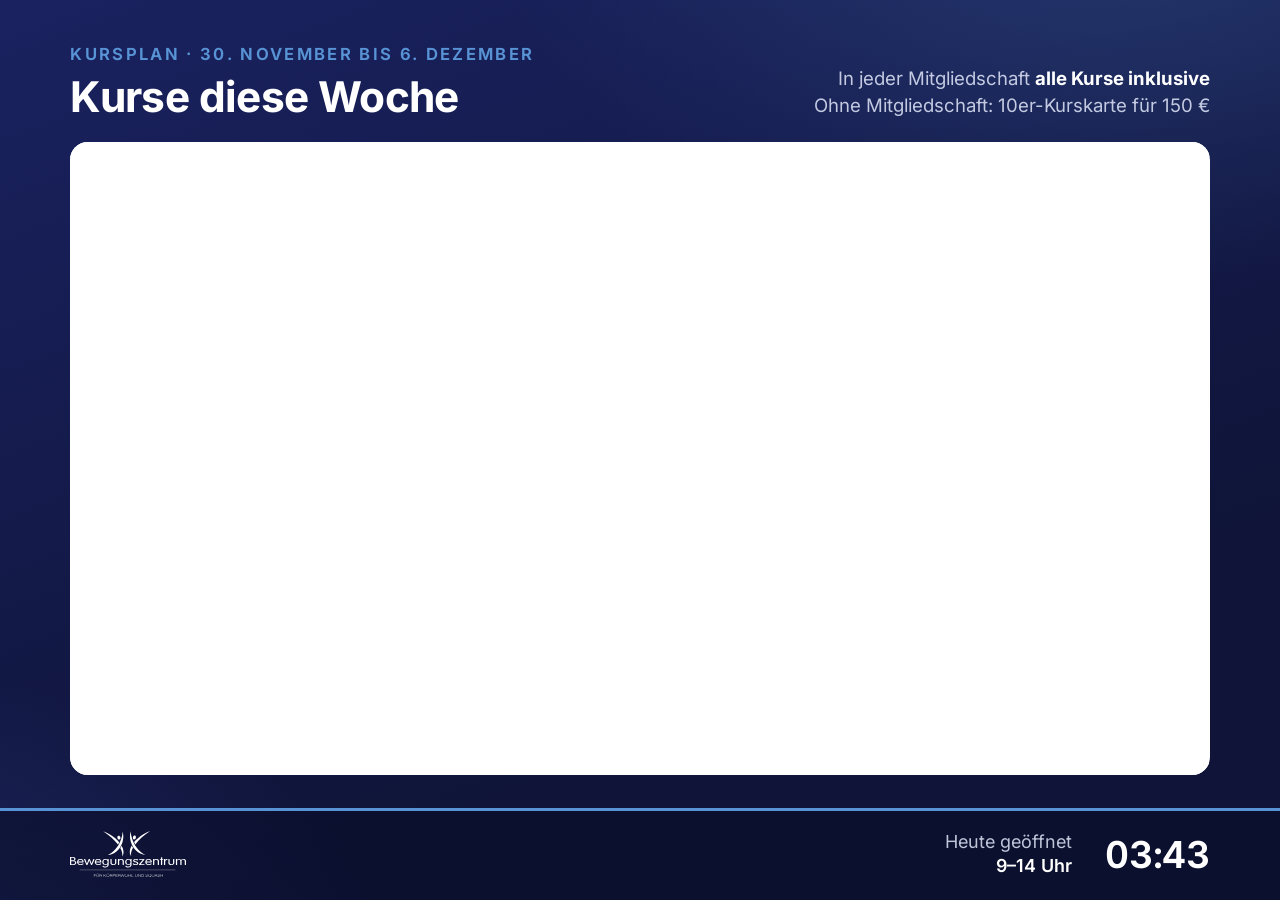
<file: index.html>
<!doctype html>
<html lang="de">
<head>
<meta charset="utf-8">
<meta name="viewport" content="width=device-width, initial-scale=1">
<meta name="robots" content="noindex, nofollow">
<title>BKS Fernseher</title>
<!--
  Slides fuer den Fernseher im Aufenthaltsraum.

  Wie es laeuft:
  - Die Seite wechselt selbst von Folie zu Folie und laedt sich einmal am Tag (6-7 Uhr) neu
    (nur wenn der Server erreichbar ist - sonst bliebe nach einem WLAN-Aussetzer eine
    Fehlerseite stehen, die nie wieder verschwindet).
  - Der Kursplan kommt live aus dem oeffentlichen Virtuagym-Terminplan (embedded=1),
    braucht also weder Zugangsdaten noch einen laufenden PC.
  - Folien mit data-ab / data-bis erscheinen und verschwinden zum Datum von selbst.
    data-bis ist der erste Zeitpunkt, an dem die Folie NICHT mehr erscheint.
  - Folien mit data-reihe bilden eine Themenreihe: pro Durchlauf kommt jeweils die
    naechste Folie der Reihe. ABLAUF unten legt die Reihenfolge fest.

  Testen im Browser:
    ?folie=squash              nur diese Folie zeigen
    ?folie=uebung&nr=3         dritte Folie der Reihe "uebung"
    ?datum=2026-11-30T10:00    so tun, als waere es dieser Zeitpunkt
    ?tempo=4                   4 Sekunden je Folie

  Schrift: alles in rem. 1rem = 1 % der Breite einer 16:9-Flaeche, per Skript gesetzt
  (CSS min() kennen aeltere Samsung-Browser nicht). Skript bewusst in ES5.
-->
<link rel="stylesheet" href="schriften.css">
<style>
:root{
  --grund:   #0f1438;
  --grund-2: #1a2260;
  --indigo:  #3D4BA7;   /* Logofarbe */
  --hellblau:#5894D5;   /* Logofarbe */
  --hell:    #e8eeff;
  --text-2:  rgba(232,238,255,.82);
  --text-3:  rgba(232,238,255,.58);
  --flaeche: rgba(255,255,255,.065);
  --linie:   rgba(255,255,255,.14);
  --papier:  #ffffff;
  --tinte:   #111318;
}
html{font-size:1vw}
html,body{margin:0;height:100%;overflow:hidden;background:var(--grund);color:#fff;cursor:none}
body{font-family:'Inter',system-ui,sans-serif;font-synthesis:none;-webkit-font-smoothing:antialiased;
  font-feature-settings:"tnum" 0, "cv11" 1}
*{box-sizing:border-box}

#buehne{position:fixed;top:0;right:0;bottom:0;left:0;
  background:
    radial-gradient(70rem 40rem at 88% -8%, rgba(88,148,213,.22), transparent 70%),
    radial-gradient(60rem 36rem at -10% 110%, rgba(61,75,167,.35), transparent 70%),
    linear-gradient(160deg, var(--grund-2), var(--grund) 72%)}

/* ---------- Folien ---------- */
.folie{position:absolute;top:0;left:0;right:0;bottom:7.2rem;
  padding:4.2rem 5.5rem 2.6rem;display:grid;grid-template-columns:1.12fr 1fr;grid-gap:4.5rem;
  align-items:center;opacity:0;visibility:hidden;transition:opacity .9s ease, visibility 0s linear .9s}
.folie.aktiv{opacity:1;visibility:visible;transition:opacity .9s ease, visibility 0s}
.folie.eng{grid-template-columns:1fr 1fr}

.folie .ein{opacity:0;transform:translateY(1.2rem)}
.folie.aktiv .ein{animation:rein .8s cubic-bezier(.2,.7,.2,1) both;animation-delay:calc(var(--d, 0) * 90ms + 150ms)}
@keyframes rein{from{opacity:0;transform:translateY(1.2rem)}to{opacity:1;transform:none}}

.dach{font-size:1.3rem;font-weight:650;letter-spacing:.14em;text-transform:uppercase;color:var(--hellblau);margin:0 0 1.6rem}
h2{font-size:4.1rem;line-height:1.07;font-weight:720;letter-spacing:-.015em;margin:0 0 1.4rem;color:#fff}
h2.mittel{font-size:3.5rem}
.akzent{font-family:'Instrument Serif',Georgia,serif;font-style:italic;font-weight:400;font-size:3.1rem;line-height:1.15;color:var(--hell);margin:0 0 1.8rem}
p{font-size:1.75rem;line-height:1.48;color:var(--text-2);margin:0 0 1.5rem;max-width:46rem}
p strong{color:#fff;font-weight:650}
.hinweis{display:inline-block;font-size:1.6rem;font-weight:600;color:#fff;padding:1rem 1.5rem;border-radius:.8rem;
  background:rgba(88,148,213,.16);border:1px solid rgba(88,148,213,.45);margin-top:.6rem}
.quelle{font-size:1.1rem;color:var(--text-3);margin-top:1.6rem;line-height:1.4}
.klein{font-size:1.25rem;color:var(--text-3);line-height:1.4}

/* Karten rechts */
.karte{background:var(--flaeche);border:1px solid var(--linie);border-radius:1.6rem;padding:2.6rem 2.8rem}
.karte.hell{background:var(--papier);color:var(--tinte);border:0}
.foto{width:100%;height:40rem;border-radius:1.6rem;overflow:hidden;position:relative;
  box-shadow:0 2rem 4rem rgba(0,0,0,.35)}
.foto img{width:100%;height:100%;object-fit:cover;display:block}

/* Grosse Zahl */
.zahl{text-align:left}
.zahl b{display:block;font-size:12rem;line-height:.95;font-weight:780;letter-spacing:-.04em;color:var(--hellblau)}
.zahl span{display:block;font-size:2rem;color:var(--hell);margin-top:1.2rem;font-weight:500}
.merke{margin-top:2.4rem;padding-top:1.8rem;border-top:1px solid var(--linie);font-size:1.6rem;line-height:1.45;color:var(--text-2)}
.merke strong{color:#fff}

/* Preislisten */
.preise{width:100%;border-collapse:collapse}
.preise th{font-size:1.15rem;font-weight:600;letter-spacing:.1em;text-transform:uppercase;color:var(--text-3);text-align:right;padding:0 0 1rem 1.5rem}
.preise th:first-child{text-align:left;padding-left:0}
.preise td{font-size:1.7rem;padding:1.15rem 0;border-top:1px solid var(--linie);color:var(--text-2);vertical-align:baseline}
.preise td.p{text-align:right;color:#fff;font-weight:650;white-space:nowrap;padding-left:1.5rem;font-feature-settings:"tnum" 1}
.preise td small{display:block;font-size:1.2rem;color:var(--text-3);margin-top:.25rem}
.preise.kompakt td{padding:.75rem 0;font-size:1.6rem}
.preise-titel{font-size:1.3rem;font-weight:650;letter-spacing:.12em;text-transform:uppercase;color:var(--hellblau);margin:0 0 1.4rem}

/* Nummerierte Schritte */
.schritte{list-style:none;margin:0;padding:0;counter-reset:s}
.schritte li{counter-increment:s;position:relative;padding:1.7rem 1.8rem 1.7rem 6.4rem;margin-bottom:1.2rem;
  background:var(--flaeche);border:1px solid var(--linie);border-radius:1.2rem;font-size:1.8rem;line-height:1.4;color:#fff}
.schritte li:before{content:counter(s);position:absolute;left:1.8rem;top:50%;margin-top:-1.7rem;width:3.4rem;height:3.4rem;border-radius:50%;
  background:var(--hellblau);color:var(--grund);font-weight:750;font-size:1.7rem;line-height:3.4rem;text-align:center}
.schritte li small{display:block;font-size:1.35rem;color:var(--text-2);margin-top:.35rem;font-weight:400}
.fehler{margin-top:1.8rem;font-size:1.55rem;line-height:1.45;color:var(--text-2);padding-left:1.4rem;border-left:.35rem solid #e08a5b}
.fehler strong{color:#fff}

/* Kursplan */
[hidden]{display:none!important}
.folie.kursplan{display:-webkit-box;display:flex;-webkit-box-orient:vertical;flex-direction:column;align-items:stretch;
  grid-gap:0;gap:0;padding-top:3.4rem}   /* .folie setzt grid-gap 4.5rem, das wirkt sonst auch als Flex-Abstand */
.kopf{display:-webkit-box;display:flex;-webkit-box-align:end;align-items:flex-end;justify-content:space-between;margin-bottom:1.8rem;flex:0 0 auto}
.kopf h2{margin:0;font-size:3.3rem}
.kopf .dach{margin-bottom:.8rem}
.kopf .rechts{text-align:right;font-size:1.45rem;line-height:1.45;color:var(--text-2)}
.kopf .rechts strong{color:#fff}
.kursplan-karte{position:relative;background:#fff;border-radius:1.4rem;overflow:hidden;flex:1 1 auto;min-height:0}
.kursplan-karte iframe{position:absolute;top:0;left:0;border:0;-webkit-transform-origin:0 0;transform-origin:0 0;background:#fff}

/* Eigene Wochenansicht: eine Zeile je Tag, die Kurse als Karten nebeneinander.
   Kein Raster mit leeren Zellen; Kursnamen haben die volle Breite. Ohne Flex-gap (aeltere Samsung-Browser). */
.woche{flex:1 1 auto;min-height:0;display:-webkit-box;display:flex;-webkit-box-orient:vertical;flex-direction:column}
.tag{flex:1 1 0;min-height:0;display:-webkit-box;display:flex;align-items:center;margin-bottom:.75rem;padding:0 1.3rem;
  border-radius:1.2rem;background:var(--flaeche);border:1px solid var(--linie)}
.tag:last-child{margin-bottom:0}
.tag.heute{background:rgba(88,148,213,.14);border:2px solid var(--hellblau)}
.t-kopf{flex:0 0 14rem;min-width:0}
.t-kopf b{display:block;font-size:1.8rem;font-weight:700;color:#fff;line-height:1.1}
.t-kopf span{font-size:1.3rem;color:var(--text-3);font-feature-settings:"tnum" 1}
.t-kopf em,.k-marke{font-style:normal;font-size:1rem;font-weight:750;letter-spacing:.09em;text-transform:uppercase;color:var(--grund);
  background:var(--hellblau);border-radius:2rem;padding:.3rem .8rem;white-space:nowrap}
.t-kopf em{margin-left:.7rem;vertical-align:.15rem}
.tag.vorbei .t-kopf,.tag.vorbei .leer{opacity:.45}
.kurse{flex:1 1 auto;min-width:0;display:-webkit-box;display:flex;align-items:center}
.kurs{position:relative;flex:1 1 0;min-width:0;max-width:calc(50% - .5rem);margin-right:1rem;display:-webkit-box;display:flex;align-items:center;
  background:rgba(255,255,255,.075);border-radius:1rem;padding:.5rem 1.2rem .5rem 1.7rem}
.kurs:last-child{margin-right:0}
.kurs:before{content:"";position:absolute;left:0;top:0;bottom:0;width:.5rem;border-radius:1rem 0 0 1rem;background:var(--farbe, var(--hellblau))}
.k-zeit{flex:0 0 auto;margin-right:1.6rem;text-align:left;font-feature-settings:"tnum" 1}
.k-zeit b{display:block;font-size:1.9rem;font-weight:740;color:#fff;letter-spacing:-.01em;line-height:1.05}
.k-zeit span{display:block;font-size:1.15rem;color:var(--text-3);margin-top:.15rem}
.k-text{flex:1 1 auto;min-width:0}
.k-name{font-size:1.6rem;font-weight:620;color:#fff;line-height:1.2;white-space:nowrap;overflow:hidden;text-overflow:ellipsis}
.k-zeile{display:-webkit-box;display:flex;align-items:center;margin-top:.2rem;min-width:0}
.k-trainer{flex:0 1 auto;min-width:0;font-size:1.2rem;color:var(--text-2);white-space:nowrap;overflow:hidden;text-overflow:ellipsis}
.k-marke{flex:0 0 auto;margin-left:.9rem;font-size:.95rem;padding:.2rem .7rem}
.kurs.vorbei{opacity:.38}
.kurs.naechster,.kurs.laeuft{background:rgba(88,148,213,.24);box-shadow:inset 0 0 0 2px var(--hellblau)}
.kurs.abgesagt .k-zeit b,.kurs.abgesagt .k-name{text-decoration:line-through;opacity:.6}
.k-marke.warn{background:#e08a5b}
.leer{font-size:1.4rem;color:var(--text-3)}
.woche.dicht .tag{margin-bottom:.55rem}
.woche.dicht .kurs{max-width:none;padding:.35rem .9rem .35rem 1.5rem}
.woche.dicht .k-zeit b{font-size:1.6rem}
.woche.dicht .k-zeit span{font-size:1.05rem}
.woche.dicht .k-name{font-size:1.35rem}
.woche-fuss{flex:0 0 auto;margin-top:1rem;font-size:1.2rem;color:var(--text-3)}

/* Kacheln (Offener Samstag) */
.kacheln .kachel{display:-webkit-box;display:flex;margin-bottom:1.3rem;background:var(--flaeche);border:1px solid var(--linie);border-radius:1.2rem;padding:1.8rem 2rem}
.kachel .nr{flex:0 0 auto;width:3.6rem;height:3.6rem;border-radius:50%;border:2px solid var(--hellblau);color:var(--hellblau);
  font-weight:750;font-size:1.7rem;line-height:3.3rem;text-align:center;margin-right:1.8rem}
.kachel h3{margin:0 0 .4rem;font-size:2rem;font-weight:680;color:#fff}
.kachel p{margin:0;font-size:1.45rem;line-height:1.42}
.stempel{display:inline-block;font-size:1.7rem;font-weight:700;color:var(--grund);background:var(--hell);padding:.9rem 1.5rem;border-radius:.8rem;margin-right:1rem}

/* Zeitleiste (Aufbauprogramm) */
.leiste{position:relative;padding-left:3rem}
.leiste:before{content:"";position:absolute;left:.85rem;top:1.2rem;bottom:1.2rem;width:2px;background:var(--linie)}
.leiste div{position:relative;display:-webkit-box;display:flex;align-items:baseline;padding:.75rem 0;font-size:1.75rem;color:#fff}
.leiste div:before{content:"";position:absolute;left:-2.75rem;top:50%;margin-top:-.7rem;width:1.4rem;height:1.4rem;border-radius:50%;
  background:var(--grund);border:2px solid var(--hellblau)}
.leiste div.st:before{background:var(--hellblau)}
.leiste div.ziel:before{background:var(--hell);border-color:var(--hell)}
.leiste em{font-style:normal;flex:0 0 9.5rem;font-size:1.3rem;font-weight:650;letter-spacing:.08em;text-transform:uppercase;color:var(--text-3)}
.leiste span{color:var(--text-3);font-size:1.4rem;margin-left:.8rem}

/* Balken (Knie) */
.balken div{margin-bottom:2rem}
.balken .b-kopf{display:-webkit-box;display:flex;justify-content:space-between;font-size:1.6rem;color:var(--text-2);margin-bottom:.7rem}
.balken .b-kopf b{color:#fff;font-weight:650;font-feature-settings:"tnum" 1}
.balken i{display:block;height:1.6rem;border-radius:.8rem;background:linear-gradient(90deg,var(--indigo),var(--hellblau))}

/* Rezept */
.meta{margin:0 0 2rem}
.meta span{display:inline-block;font-size:1.4rem;font-weight:600;color:#fff;background:var(--flaeche);border:1px solid var(--linie);
  border-radius:2rem;padding:.6rem 1.3rem;margin:0 .6rem .6rem 0}
.zutaten{list-style:none;margin:0;padding:0}
.zutaten li{font-size:1.65rem;line-height:1.35;padding:.85rem 0;border-top:1px solid rgba(17,19,24,.1);color:var(--tinte)}
.zutaten li:first-child{border-top:0}
.zutaten li{display:-webkit-box;display:flex}
.zutaten li b{flex:0 0 11rem;font-weight:650;color:var(--indigo)}

/* QR */
.qr{display:-webkit-box;display:flex;flex-direction:column;align-items:center;text-align:center}
.qr img{width:27rem;height:27rem;display:block}
.qr .unter{font-size:1.7rem;font-weight:650;color:var(--tinte);margin-top:1.4rem}

/* ================= Varianten =================
   Gleicher Stil, aber nicht jede Folie "Text links, Kasten rechts" (Wunsch Nils 15.10.).
   Keine Flex-gaps (aeltere Samsung-Browser), Grid-gaps sind in Ordnung. */

/* Gespiegelt: Bild oder Kasten links, Text rechts */
.folie.v-gespiegelt{grid-template-columns:1fr 1.12fr}
.folie.v-gespiegelt > :first-child{-webkit-box-ordinal-group:3;order:2}

/* Foto ueber die ganze Flaeche, Text auf dunklem Verlauf */
.v-foto .hintergrund{position:absolute;top:0;left:0;right:0;bottom:-7.2rem;z-index:0;overflow:hidden}
.v-foto .hintergrund img{width:100%;height:100%;object-fit:cover;display:block}
.v-foto .hintergrund:after{content:"";position:absolute;top:0;left:0;right:0;bottom:0;
  background:linear-gradient(90deg, rgba(13,17,48,.97) 0%, rgba(13,17,48,.9) 40%, rgba(13,17,48,.35) 70%, rgba(13,17,48,.1) 100%)}
.v-foto > div:not(.hintergrund){position:relative;z-index:1}
.v-foto.v-gespiegelt > :first-child{order:0}
.v-foto.v-gespiegelt > div:not(.hintergrund){grid-column:2}
.v-foto.v-gespiegelt .hintergrund:after{background:linear-gradient(270deg, rgba(13,17,48,.97) 0%, rgba(13,17,48,.9) 42%, rgba(13,17,48,.35) 72%, rgba(13,17,48,.1) 100%)}

/* Farbblock: hellblaue Flaeche links bis an den Rand, darin die Kennzahl */
.folie.v-panel{grid-template-columns:.95fr 1.05fr;padding-left:0}
.v-panel > .panel{-webkit-box-ordinal-group:0;order:-1;align-self:stretch;margin:-4.2rem 0 -2.6rem 0;padding:4rem 4rem 4rem 5.5rem;
  background:var(--hellblau);display:-webkit-box;display:flex;-webkit-box-orient:vertical;flex-direction:column;justify-content:center}
.panel .zahl b{color:var(--grund);font-size:10.5rem}
.panel .zahl span{color:var(--grund);font-weight:600}
.panel .merke{color:rgba(15,20,56,.85);border-top-color:rgba(15,20,56,.25)}
.panel .merke strong{color:var(--grund)}
.panel.karte{border:0;border-radius:0}
.panel .preise-titel{color:var(--grund)}
.panel .balken .b-kopf{color:rgba(15,20,56,.85)}
.panel .balken .b-kopf b{color:var(--grund)}
.panel .balken i{background:var(--grund)}

/* Schritte in einer Reihe: Text oben, drei grosse Karten darunter */
.folie.v-reihe{display:-webkit-box;display:flex;-webkit-box-orient:vertical;flex-direction:column;justify-content:center;grid-gap:0;gap:0}
.v-reihe > div:first-child{display:grid;grid-template-columns:1.25fr 1fr;grid-column-gap:4.5rem;align-items:end;margin-bottom:3.2rem}
.v-reihe > div:first-child > .dach,.v-reihe > div:first-child > h2{grid-column:1 / -1}
.v-reihe > div:first-child > p{margin:0}
.v-reihe > div:first-child > .fehler{margin:0}
.v-reihe .schritte{display:grid;grid-template-columns:repeat(3, minmax(0, 1fr));grid-gap:1.8rem}
.v-reihe .schritte li{margin:0;padding:7rem 2.2rem 2.2rem;font-size:2rem;min-height:17rem}
.v-reihe .schritte li:before{top:2rem;left:2.2rem;margin-top:0;width:4.2rem;height:4.2rem;line-height:4.2rem;font-size:2.1rem}
.v-reihe .schritte li small{font-size:1.45rem;margin-top:.6rem}

/* Zeitstrahl: Text oben, Termine waagerecht */
.folie.v-zeitstrahl{display:-webkit-box;display:flex;-webkit-box-orient:vertical;flex-direction:column;justify-content:center;grid-gap:0;gap:0}
.v-zeitstrahl .oben{display:grid;grid-template-columns:1.1fr 1fr;grid-column-gap:4.5rem;align-items:end;margin-bottom:4.5rem}
.v-zeitstrahl .oben p{margin:0 0 1.6rem}
.strahl{position:relative;display:grid;grid-template-columns:repeat(7, minmax(0, 1fr));padding-top:3.4rem}
.strahl:before{content:"";position:absolute;top:1.05rem;left:7.14%;right:7.14%;height:2px;background:var(--linie)}
.punkt{position:relative;text-align:center;padding:0 .6rem}
.punkt:before{content:"";position:absolute;top:-3.2rem;left:50%;margin-left:-1rem;width:2rem;height:2rem;border-radius:50%;
  background:var(--grund);border:3px solid var(--hellblau);box-sizing:border-box}
.punkt.st:before{background:var(--hellblau)}
.punkt.ziel:before{background:var(--hell);border-color:var(--hell)}
.punkt em{display:block;font-style:normal;font-size:1.2rem;font-weight:650;letter-spacing:.1em;text-transform:uppercase;color:var(--text-3)}
.punkt b{display:block;font-size:1.65rem;font-weight:650;color:#fff;margin-top:.4rem;line-height:1.2}
.punkt span{display:block;font-size:1.3rem;color:var(--text-2);margin-top:.2rem}

/* Datumsblock (Offener Samstag) */
.datum-block{display:-webkit-inline-box;display:inline-flex;align-items:center;background:var(--hellblau);color:var(--grund);
  border-radius:1.4rem;padding:1.2rem 2.2rem 1.2rem 1.8rem;margin-bottom:2.2rem}
.datum-block b{font-size:6.8rem;font-weight:800;line-height:.9;letter-spacing:-.03em;margin-right:1.4rem}
.datum-block span{display:block;font-size:2.1rem;font-weight:720;line-height:1.15}
.datum-block em{display:block;font-style:normal;font-size:1.25rem;font-weight:650;letter-spacing:.08em;text-transform:uppercase;margin-top:.35rem}

/* Helle Folie (Rezepte): heller Grund, Zutaten dunkel abgesetzt */
.folie.v-hell{background:linear-gradient(160deg, #f1f4fd 0%, #dfe6f8 100%)}
.v-hell .dach{color:var(--indigo)}
.v-hell h2{color:var(--grund)}
.v-hell p{color:#3b4272}
.v-hell .quelle{color:#6b7199}
.v-hell .meta span{background:#fff;border-color:rgba(61,75,167,.22);color:var(--grund)}
.v-hell .karte.hell{background:var(--indigo);color:#fff;box-shadow:0 2rem 4rem rgba(29,36,96,.25)}
.v-hell .zutaten li{color:#fff;border-top-color:rgba(255,255,255,.16)}
.v-hell .zutaten li b{color:#c9dbff}

/* ---------- Fusszeile ---------- */
.fuss{position:fixed;left:0;right:0;bottom:0;height:7.2rem;display:-webkit-box;display:flex;align-items:center;justify-content:space-between;
  padding:0 5.5rem;border-top:1px solid var(--linie);background:rgba(10,13,40,.55)}
.fuss img{height:3.6rem;display:block}
.fuss .zeit{display:-webkit-box;display:flex;align-items:center}
.fuss .offen{font-size:1.4rem;color:var(--text-2);margin-right:2.6rem;text-align:right;line-height:1.35}
.fuss .offen strong{color:#fff;font-weight:600}
.fuss .uhr{font-size:2.9rem;font-weight:650;letter-spacing:-.01em;font-feature-settings:"tnum" 1;color:#fff}
.fortschritt{position:absolute;left:0;top:-1px;height:3px;width:0;background:var(--hellblau)}
</style>
</head>
<body>
<div id="buehne">

<!-- ============ KURSPLAN (live aus Virtuagym) ============ -->
<section class="folie kursplan" data-id="kursplan" data-dauer="35">
  <div class="kopf ein">
    <div>
      <div class="dach" id="kursplan-dach">Kursplan</div>
      <h2 id="kursplan-titel">Kurse diese Woche</h2>
    </div>
    <div class="rechts">In jeder Mitgliedschaft <strong>alle Kurse inklusive</strong><br>Ohne Mitgliedschaft: 10er-Kurskarte für 150&nbsp;€</div>
  </div>
  <!-- Eigene Darstellung aus kurse.json (stuendlich per GitHub Action aus dem oeffentlichen
       Virtuagym-Plan). Sind die Daten aelter als 3 Tage, springt die eingebettete
       Virtuagym-Ansicht darunter ein. -->
  <div class="woche ein" id="woche" style="--d:1" hidden></div>
  <div class="woche-fuss ein" id="woche-fuss" style="--d:2" hidden></div>
  <div class="kursplan-karte ein" id="kursplan-ersatz" style="--d:1" hidden>
    <iframe id="kursplan-rahmen" title="Kursplan" scrolling="no"></iframe>
  </div>
</section>

<!-- ============ ERSTTESTUNG-AKTION (Termine bis 15.12.) ============ -->
<section class="folie" data-id="ersttestung" data-bis="2026-12-16T00:00">
  <div>
    <div class="dach ein">Aktion bis 15. Dezember</div>
    <h2 class="ein" style="--d:1">Sie kennen die Ersttestung.</h2>
    <div class="akzent ein" style="--d:2">Erzählen Sie gern davon.</div>
    <p class="ein" style="--d:3">Für Termine bis zum 15. Dezember kostet sie <strong>59,90&nbsp;€ statt 80&nbsp;€</strong>. Wir messen Kraft, Beweglichkeit und Gleichgewicht, besprechen die Ergebnisse und geben einen Ausdruck mit.</p>
    <div class="hinweis ein" style="--d:4">Termine am Empfang oder unter 07159&nbsp;45151</div>
  </div>
  <div class="karte ein" style="--d:2">
    <div class="preise-titel">Ersttestung</div>
    <div class="zahl"><b>59,90&nbsp;€</b><span>statt <s>80&nbsp;€</s></span></div>
    <div class="merke">Wer danach eine Mitgliedschaft abschließt, zahlt die Ersttestung <strong>nicht noch einmal</strong>.</div>
  </div>
</section>

<!-- ============ OFFENER SAMSTAG (bis 28.11., 13 Uhr) ============
     Bewusst ohne Aktionspreis und ohne Gutscheine: neben "Eintritt frei" las man sonst
     "Ersttestung am Samstag umsonst" bzw. Gratis-Gutscheine (Vault, Offener-Samstag-2026). -->
<section class="folie" data-id="samstag" data-bis="2026-11-28T13:00">
  <div>
    <div class="datum-block ein"><b>28</b><div><span>November</span><em>Samstag · 10 bis 13 Uhr</em></div></div>
    <h2 class="ein" style="--d:1">Offener Samstag</h2>
    <div class="akzent ein" style="--d:2">Bringen Sie jemanden mit.</div>
    <p class="ein" style="--d:3">Partner, Eltern, Nachbarn oder Freunde können an diesem Vormittag einfach vorbeikommen und sehen, wie Sie hier trainieren.</p>
    <div class="ein" style="--d:4"><span class="stempel">Eintritt frei</span><span class="klein">ohne Anmeldung</span></div>
  </div>
  <div class="kacheln">
    <div class="kachel ein" style="--d:2"><div class="nr">1</div><div><h3>Kurzmessung der Beinkraft</h3><p>Im Sitzen, links und rechts im Vergleich. Das Ergebnis gibt es auf einer Karte zum Mitnehmen.</p></div></div>
    <div class="kachel ein" style="--d:3"><div class="nr">2</div><div><h3>Squash ausprobieren</h3><p>Schläger und Bälle stellen wir. Nach einer kurzen Einweisung geht es los.</p></div></div>
    <div class="kachel ein" style="--d:4"><div class="nr">3</div><div><h3>Trainingsfläche kennenlernen</h3><p>Kurz an ein Gerät setzen und ausprobieren, mit leichtem Gewicht und mit einem von uns daneben.</p></div></div>
  </div>
</section>

<!-- ============ GUTSCHEINE (Verkauf ab 28.11., Preise bei Kauf bis 15.12.) ============ -->
<section class="folie" data-id="gutscheine" data-ab="2026-11-28T00:00" data-bis="2026-12-16T00:00" data-schalter="gutscheine">
  <div>
    <div class="dach ein">Zum Verschenken</div>
    <h2 class="ein" style="--d:1">Gutscheine für Familie und Freunde</h2>
    <div class="akzent ein" style="--d:2">Zu kaufen am Empfang.</div>
    <p class="ein" style="--d:3">Mit dem Gutschein fängt die beschenkte Person bei uns mit einer Ersttestung an. Den Gutschein gibt es als Karte mit Umschlag.</p>
  </div>
  <div class="karte ein" style="--d:2">
    <div class="preise-titel">Gutscheine</div>
    <table class="preise">
      <tr><td>Ersttestung</td><td class="p">59,90&nbsp;€</td></tr>
      <tr><td>10er-Karte Gerätetraining<small>inklusive Ersttestung</small></td><td class="p">200&nbsp;€</td></tr>
    </table>
    <div class="merke">Beide Preise gelten bei Kauf bis 15.12.</div>
  </div>
</section>

<!-- ============ 3-MONATS-AUFBAUPROGRAMM ============ -->
<section class="folie v-zeitstrahl" data-id="aufbauprogramm">
  <div class="oben">
    <div>
      <div class="dach ein">3-Monats-Aufbauprogramm</div>
      <h2 class="ein" style="--d:1">Zwölf Wochen mit festem Plan</h2>
      <div class="akzent ein" style="--d:2;margin:0">Begleitet einsteigen, ohne lange Bindung.</div>
    </div>
    <div>
      <p class="ein" style="--d:3">Sieben feste Termine, dazwischen trainieren Sie zweimal pro Woche, wann es Ihnen passt. Alle Kurse sind inklusive. Nach drei Monaten endet das Programm von selbst, eine Kündigung ist nicht nötig.</p>
      <div class="ein" style="--d:4"><span class="stempel">349&nbsp;€ einmalig</span><span class="klein">keine Startgebühr</span></div>
    </div>
  </div>
  <div class="strahl ein" style="--d:3">
    <div class="punkt"><em>Woche 0</em><b>Ersttestung</b></div>
    <div class="punkt st"><em>Woche 1</em><b>Sport&shy;therapie</b><span>60 Min.</span></div>
    <div class="punkt"><em>Woche 4</em><b>Check-up</b></div>
    <div class="punkt st"><em>Woche 5</em><b>Sport&shy;therapie</b><span>60 Min.</span></div>
    <div class="punkt"><em>Woche 8</em><b>Check-up</b></div>
    <div class="punkt st"><em>Woche 9</em><b>Sport&shy;therapie</b><span>60 Min.</span></div>
    <div class="punkt ziel"><em>Woche 12</em><b>Abschluss-Check-up</b><span>mit Vergleich zu Woche 0</span></div>
  </div>
</section>

<!-- ============ CHECK-UP ============ -->
<section class="folie v-gespiegelt" data-id="checkup">
  <div>
    <div class="dach ein">Check-up</div>
    <h2 class="ein" style="--d:1">Was hat sich seit der Ersttestung getan?</h2>
    <div class="akzent ein" style="--d:2">Zahlen statt Bauchgefühl.</div>
    <p class="ein" style="--d:3">Wir messen Kraft, Beweglichkeit, Gleichgewicht und Bewegungsablauf noch einmal und vergleichen die Werte mit Ihrer Ersttestung. Danach passen wir Ihren Trainingsplan an.</p>
    <div class="hinweis ein" style="--d:4">Termin am Empfang oder unter 07159&nbsp;45151</div>
  </div>
  <div class="karte ein" style="--d:2">
    <div class="preise-titel">Check-up</div>
    <table class="preise">
      <tr><td>Für Mitglieder</td><td class="p">60&nbsp;€</td></tr>
      <tr><td>Ohne Mitgliedschaft</td><td class="p">70&nbsp;€</td></tr>
    </table>
    <div class="merke">Im <strong>Premium-Tarif</strong> ist alle drei Monate ein Check-up inklusive.</div>
  </div>
</section>

<!-- ============ SPORTTHERAPIE-SITZUNGEN ============ -->
<section class="folie v-gespiegelt" data-id="sporttherapie">
  <div>
    <div class="dach ein">Sporttherapie</div>
    <h2 class="ein mittel" style="--d:1">Einzelsitzung mit einem Sporttherapeuten</h2>
    <p class="ein" style="--d:2">Die ganze Zeit für Ihr Anliegen: zum Beispiel nach einer Verletzung oder Operation, bei Beschwerden im Alltag oder wenn Sie eine Übung sauber lernen möchten.</p>
    <table class="preise ein" style="--d:3;max-width:46rem">
      <tr><th></th><th>Mitglieder</th><th>ohne Mitgliedschaft</th></tr>
      <tr><td>30 Minuten</td><td class="p">40&nbsp;€</td><td class="p">50&nbsp;€</td></tr>
      <tr><td>60 Minuten</td><td class="p">80&nbsp;€</td><td class="p">90&nbsp;€</td></tr>
    </table>
    <div class="quelle ein" style="--d:4;font-size:1.4rem;color:var(--text-2)">Regelmäßig? Als Paket ab 160&nbsp;€ im Monat (4 × 30 Minuten, Mindestlaufzeit 3 Monate).<br>Im Premium-Tarif sind alle drei Monate 30 Minuten inklusive.</div>
  </div>
  <div class="foto ein" style="--d:2"><img src="bilder/einzelsitzung.jpg" alt=""></div>
</section>

<!-- ============ SQUASH ============ -->
<section class="folie v-foto" data-id="squash">
  <div>
    <div class="dach ein">Squash</div>
    <h2 class="ein" style="--d:1">Lust auf eine Runde Squash?</h2>
    <p class="ein" style="--d:2">Drei Courts im Haus. Buchen am Empfang, telefonisch unter 07159&nbsp;45151 oder online.</p>
    <table class="preise ein" style="--d:3;max-width:46rem">
      <tr><th>30 Minuten Court</th><th></th></tr>
      <tr><td>Mo–Fr 8 bis 13:30 Uhr<small>und 16 bis 17 Uhr</small></td><td class="p">9&nbsp;€</td></tr>
      <tr><td>Mo–Fr 17 bis 21:30 Uhr</td><td class="p">15&nbsp;€</td></tr>
      <tr><td>Samstag 9 bis 13:30 Uhr</td><td class="p">12&nbsp;€</td></tr>
    </table>
    <div class="quelle ein" style="--d:4;font-size:1.4rem;color:var(--text-2)">Mit Wellpass: ein Check-in für 30 Minuten Spielzeit.</div>
  </div>
  <div class="hintergrund"><img src="bilder/squash-court.jpg" alt=""></div>
</section>

<!-- ============ REHASPORT (Zeiten wie Website /rehasport-in-magstadt, Stand 15.10.2026) ============ -->
<section class="folie v-foto v-gespiegelt" data-id="rehasport">
  <div>
    <div class="dach ein">Rehasport auf Rezept</div>
    <h2 class="ein mittel" style="--d:1">Rehasport in Magstadt</h2>
    <p class="ein" style="--d:2">In kleinen Gruppen unter fachlicher Anleitung. Sie brauchen eine ärztliche Verordnung und die Genehmigung Ihrer Krankenkasse.</p>
    <table class="preise kompakt ein" style="--d:3;max-width:40rem">
      <tr><td>Montag</td><td class="p">10 und 18 Uhr</td></tr>
      <tr><td>Dienstag</td><td class="p">11 Uhr</td></tr>
      <tr><td>Mittwoch</td><td class="p">10 Uhr</td></tr>
      <tr><td>Donnerstag</td><td class="p">10 Uhr</td></tr>
      <tr><td>Freitag</td><td class="p">11 und 18 Uhr</td></tr>
    </table>
    <div class="hinweis ein" style="--d:4">Anmeldung am Empfang oder unter 07159&nbsp;45151</div>
  </div>
  <div class="hintergrund"><img src="bilder/rehasport-gruppe.jpg" alt=""></div>
</section>

<!-- ============ GOOGLE-BEWERTUNG (Text wie Tresenaufsteller) ============ -->
<section class="folie" data-id="bewertung">
  <div>
    <div class="dach ein">Ihre Rückmeldung auf Google</div>
    <h2 class="ein" style="--d:1">Was andere über uns lesen, schreiben Sie.</h2>
    <p class="ein" style="--d:2">Wer nach betreutem Training oder einem Squash-Court sucht, liest zuerst, was andere hier geschrieben haben. Ein paar Sätze von Ihnen helfen den Menschen, die noch überlegen.</p>
    <p class="ein klein" style="--d:3;font-size:1.45rem">Wir lesen jede Rückmeldung und antworten auf jede. Ganz freiwillig – und wenn Ihnen etwas nicht gefällt, schreiben Sie es bitte ebenso offen oder sprechen Sie uns direkt an.</p>
  </div>
  <div class="karte hell qr ein" style="--d:2">
    <img src="bilder/qr-bewertung.svg" alt="QR-Code zur Google-Bewertung">
    <div class="unter">Code scannen und Ihre Erfahrung schildern</div>
  </div>
</section>

<!-- ================================================================
     REIHE: GESUNDHEIT. Grundlage: studien/2026-09_ und 2026-11_studienupdate.md (PubMed-Meta-Analysen).
     Regeln: keine Heilversprechen, Studie immer nennen, keine Krebs-Themen (§ 12 HWG).
     ================================================================ -->
<section class="folie v-panel" data-reihe="gesundheit">
  <div>
    <div class="dach ein">Gut zu wissen · Rücken</div>
    <h2 class="ein mittel" style="--d:1">Beim Rücken zählt, wie oft Sie trainieren.</h2>
    <p class="ein" style="--d:2">Eine neue Auswertung vieler Studien zu langanhaltenden Rückenschmerzen zeigt: Wer dreimal pro Woche oder öfter trainiert, kommt auf lange Sicht im Alltag besser zurecht als mit weniger Einheiten. Die Häufigkeit war dabei der deutlichste Faktor.</p>
    <div class="quelle ein" style="--d:3">Blanco-Heras u. a., Journal of Orthopaedic &amp; Sports Physical Therapy, 2026</div>
  </div>
  <div class="panel ein" style="--d:2">
    <div class="zahl"><b>3&nbsp;×</b><span>pro Woche</span></div>
    <div class="merke"><strong>Unser Tipp:</strong> Drei feste Trainingstage in den Kalender eintragen, wie einen Arzttermin.</div>
  </div>
</section>

<section class="folie v-panel" data-reihe="gesundheit">
  <div>
    <div class="dach ein">Gut zu wissen · Knochen</div>
    <h2 class="ein" style="--d:1">Was den Knochen guttut</h2>
    <p class="ein" style="--d:2">124 Studien mit über 18.000 Teilnehmenden, ausgewertet im British Medical Journal: Die Knochendichte profitierte vor allem von zügigem Gehen oder Joggen und von Ausdauer- und Krafttraining in Kombination.</p>
    <div class="quelle ein" style="--d:3">Lu u. a., BMJ, 2026</div>
  </div>
  <div class="panel ein" style="--d:2">
    <div class="zahl"><b>150</b><span>Minuten zügige Bewegung pro Woche</span></div>
    <div class="merke">Ab etwa dieser Menge zeigte sich der Nutzen. Das sind zum Beispiel dreimal 50 Minuten.</div>
  </div>
</section>

<section class="folie v-panel" data-reihe="gesundheit">
  <div>
    <div class="dach ein">Gut zu wissen · Knie</div>
    <h2 class="ein mittel" style="--d:1">Kniearthrose: mittlere Gewichte, dafür dranbleiben</h2>
    <p class="ein" style="--d:2">Eine Auswertung zum Krafttraining bei Kniearthrose kommt zu dem Ergebnis: Mittlere Gewichte schnitten besser ab als schwere. Kraft und Alltag verbesserten sich früh. Bei den Schmerzen brauchte es deutlich mehr Training über längere Zeit.</p>
    <div class="quelle ein" style="--d:3">Núñez-Cortés u. a., Journal of Orthopaedic &amp; Sports Physical Therapy, 2026</div>
  </div>
  <div class="panel karte balken ein" style="--d:2">
    <div class="preise-titel">Wiederholungen insgesamt bis zur größten Wirkung</div>
    <div><div class="b-kopf"><span>Kraft</span><b>ca. 1.600</b></div><i style="width:27%"></i></div>
    <div><div class="b-kopf"><span>Alltag und Beweglichkeit</span><b>ca. 2.600</b></div><i style="width:43%"></i></div>
    <div><div class="b-kopf"><span>Schmerzen</span><b>ca. 6.000</b></div><i style="width:100%"></i></div>
  </div>
</section>

<section class="folie v-panel" data-reihe="gesundheit">
  <div>
    <div class="dach ein">Gut zu wissen · Gleichgewicht</div>
    <h2 class="ein mittel" style="--d:1">Training senkt das Sturzrisiko im Alter.</h2>
    <p class="ein" style="--d:2">Übungen für Gleichgewicht und Kraft senken bei älteren Menschen, die zu Hause leben, die Zahl der Stürze um fast ein Viertel. Das ist eines der am besten belegten Ergebnisse der Bewegungsforschung.</p>
    <div class="quelle ein" style="--d:3">Cochrane-Review, Sherrington u. a., 2019</div>
  </div>
  <div class="panel ein" style="--d:2">
    <div class="zahl"><b>−23&nbsp;%</b><span>Stürze</span></div>
    <div class="merke">Den Kurs <strong>Sturzprophylaxe</strong> finden Sie in unserem Kursplan.</div>
  </div>
</section>

<section class="folie v-panel" data-reihe="gesundheit">
  <div>
    <div class="dach ein">Gut zu wissen · Alltag</div>
    <h2 class="ein mittel" style="--d:1">Bewegungshäppchen: kurz, aber über den Tag verteilt</h2>
    <p class="ein" style="--d:2">Mehrere kurze Übungsblöcke am Tag statt einer langen Einheit: Bei Kniearthrose haben solche „Exercise Snacks“ in Studien Schmerz und Beweglichkeit kurzfristig deutlich verbessert. Wie lange die Wirkung anhält, ist noch offen.</p>
    <div class="quelle ein" style="--d:3">Meng u. a., Archives of Physical Medicine and Rehabilitation, 2026</div>
  </div>
  <div class="panel ein" style="--d:2">
    <div class="zahl"><b style="font-size:7rem;line-height:1">Kurz<br>und oft</b></div>
    <div class="merke">Fragen Sie uns nach zwei, drei Übungen für zu Hause.</div>
  </div>
</section>

<!-- Ab hier aus studien/2026-11_studienupdate.md (Zeitraum 25.09.-05.11.2026) -->
<section class="folie v-panel" data-reihe="gesundheit">
  <div>
    <div class="dach ein">Gut zu wissen · Nach Verletzungen</div>
    <h2 class="ein mittel" style="--d:1">Eine Seite geschont? Die andere trainiert mit.</h2>
    <p class="ein" style="--d:2">Muss ein Arm oder Bein ruhen, lohnt es sich, die andere Seite zu trainieren. Eine Auswertung von 24 Studien zeigt: Auch die geschonte Seite behält so mehr Kraft. Am besten belegt ist das bei Gips oder Schiene und beim langsamen Absenken von Gewichten.</p>
    <div class="quelle ein" style="--d:3">Valdés u. a., Sports Medicine, 2026</div>
  </div>
  <div class="panel ein" style="--d:2">
    <div class="zahl"><b style="font-size:7rem;line-height:1">Über<br>Kreuz</b></div>
    <div class="merke"><strong>Unser Tipp:</strong> Nicht ganz pausieren. Fragen Sie uns, was trotz Gips oder Schiene geht.</div>
  </div>
</section>

<section class="folie v-panel" data-reihe="gesundheit">
  <div>
    <div class="dach ein">Gut zu wissen · Knieschmerz</div>
    <h2 class="ein mittel" style="--d:1">Schmerz vorne am Knie? Hüfte und Oberschenkel stärken.</h2>
    <p class="ein" style="--d:2">Wer bei Schmerzen vorne am Knie Kraft in Hüfte und Oberschenkel aufbaute, hatte im Schnitt weniger Schmerzen und kam im Alltag besser zurecht. Eine zweite Auswertung zeigt: Nur Erklärungen ohne Übungen halfen weniger als Training.</p>
    <div class="quelle ein" style="--d:3">Nunes u. a., Sports Medicine, 2026 · Pazzinatto u. a., Annals of Physical and Rehabilitation Medicine, 2026</div>
  </div>
  <div class="panel ein" style="--d:2">
    <div class="zahl"><b>82</b><span>Studien mit über 4.000 Teilnehmenden</span></div>
    <div class="merke"><strong>Unser Tipp:</strong> Seitlich an der Hüfte und vorne am Oberschenkel kräftigen. Wir zeigen Ihnen, wie.</div>
  </div>
</section>

<section class="folie v-panel" data-reihe="gesundheit">
  <div>
    <div class="dach ein">Gut zu wissen · Schlaganfall</div>
    <h2 class="ein mittel" style="--d:1">Nach einem Schlaganfall lohnt Training auch später noch.</h2>
    <p class="ein" style="--d:2">69 Studien mit Menschen, deren Schlaganfall schon länger zurücklag: Mit Training wurden sie sicherer im Gleichgewicht und schneller beim Aufstehen und Gehen. Beim Gehen ist das Ergebnis besonders gut abgesichert.</p>
    <div class="quelle ein" style="--d:3">Zhan u. a., Frontiers in Public Health, 2026</div>
  </div>
  <div class="panel ein" style="--d:2">
    <div class="zahl"><b>−2,7&nbsp;s</b><span style="margin-top:2.6rem">beim Test: aufstehen, drei Meter gehen, zurück, hinsetzen</span></div>
    <div class="merke">Sprechen Sie uns an, auch wenn es um Angehörige geht.</div>
  </div>
</section>

<!-- ================================================================
     REIHE: RICHTIG TRAINIEREN (passend zu den Vector-MED-Geraeten und dem Funktionalbereich)
     ================================================================ -->
<section class="folie v-reihe" data-reihe="uebung">
  <div>
    <div class="dach ein">Richtig trainieren</div>
    <h2 class="ein" style="--d:1">Erst einstellen, dann trainieren</h2>
    <p class="ein" style="--d:2">Ein gut eingestelltes Gerät führt die Bewegung so, wie sie gedacht ist. Das dauert eine halbe Minute und lohnt sich bei jeder Übung.</p>
    <div class="fehler ein" style="--d:3"><strong>Unsicher?</strong> Sprechen Sie uns an, wir stellen das Gerät gemeinsam mit Ihnen ein.</div>
  </div>
  <ol class="schritte">
    <li class="ein" style="--d:2">Drehpunkt des Geräts auf Höhe des Gelenks<small>beim Beinstrecker zum Beispiel auf Höhe des Knies</small></li>
    <li class="ein" style="--d:3">Rücken an der Lehne, Füße fest am Boden</li>
    <li class="ein" style="--d:4">Polster so, dass nichts drückt oder rutscht</li>
  </ol>
</section>

<section class="folie v-reihe" data-reihe="uebung">
  <div>
    <div class="dach ein">Richtig trainieren</div>
    <h2 class="ein" style="--d:1">Atmen nicht vergessen</h2>
    <p class="ein" style="--d:2">Viele halten bei der Anstrengung unbewusst die Luft an. Dabei steigt der Druck im Körper unnötig stark an.</p>
    <div class="fehler ein" style="--d:3"><strong>Besonders wichtig</strong> bei Bluthochdruck: nicht pressen.</div>
  </div>
  <ol class="schritte">
    <li class="ein" style="--d:2">Bei der Anstrengung ausatmen</li>
    <li class="ein" style="--d:3">Beim Zurückführen einatmen</li>
    <li class="ein" style="--d:4">Gleichmäßig weiteratmen<small>auch bei der letzten, schweren Wiederholung</small></li>
  </ol>
</section>

<section class="folie v-reihe" data-reihe="uebung">
  <div>
    <div class="dach ein">Richtig trainieren</div>
    <h2 class="ein" style="--d:1">Ruhig und kontrolliert</h2>
    <p class="ein" style="--d:2">Langsame Wiederholungen fordern den Muskel mehr als schnelle und schonen die Gelenke.</p>
    <div class="fehler ein" style="--d:3"><strong>Häufiger Fehler:</strong> Die Gewichte am Ende jeder Wiederholung aufschlagen lassen.</div>
  </div>
  <ol class="schritte">
    <li class="ein" style="--d:2">Etwa 2 Sekunden in die Anstrengung</li>
    <li class="ein" style="--d:3">2 bis 3 Sekunden zurück</li>
    <li class="ein" style="--d:4">Kein Schwung, kein Abfedern<small>am Umkehrpunkt kurz die Spannung halten</small></li>
  </ol>
</section>

<section class="folie v-reihe" data-reihe="uebung">
  <div>
    <div class="dach ein">Richtig trainieren</div>
    <h2 class="ein" style="--d:1">Beinpresse und Kniebeuge</h2>
    <p class="ein" style="--d:2">Die Beine tragen Sie durch den ganzen Alltag: Treppen, Aufstehen, Einkaufen. Hier lohnt sich saubere Technik besonders.</p>
    <div class="fehler ein" style="--d:3"><strong>Häufiger Fehler:</strong> Die Knie kippen beim Drücken nach innen.</div>
  </div>
  <ol class="schritte">
    <li class="ein" style="--d:2">Knie zeigen in Richtung der Fußspitzen</li>
    <li class="ein" style="--d:3">Die ganze Fußsohle bleibt auf der Platte<small>Druck über die Fersen</small></li>
    <li class="ein" style="--d:4">Oben die Knie nicht ganz durchdrücken</li>
  </ol>
</section>

<section class="folie v-reihe" data-reihe="uebung">
  <div>
    <div class="dach ein">Richtig trainieren</div>
    <h2 class="ein" style="--d:1">Rudern und Latzug</h2>
    <p class="ein" style="--d:2">Bei Zugübungen arbeitet der obere Rücken. Das gelingt nur, wenn die Schulterblätter mitmachen.</p>
    <div class="fehler ein" style="--d:3"><strong>Häufiger Fehler:</strong> Mit dem Oberkörper nach hinten lehnen und so Schwung holen.</div>
  </div>
  <ol class="schritte">
    <li class="ein" style="--d:2">Erst die Schulterblätter nach hinten unten ziehen<small>dann die Arme beugen</small></li>
    <li class="ein" style="--d:3">Schultern weg von den Ohren</li>
    <li class="ein" style="--d:4">Oberkörper ruhig und aufrecht</li>
  </ol>
</section>

<section class="folie v-reihe" data-reihe="uebung">
  <div>
    <div class="dach ein">Richtig trainieren</div>
    <h2 class="ein" style="--d:1">Heben vom Boden</h2>
    <p class="ein" style="--d:2">Ob Hantel im Funktionalbereich oder Getränkekiste zu Hause: Die Technik ist dieselbe.</p>
    <div class="fehler ein" style="--d:3"><strong>Häufiger Fehler:</strong> Mit rundem Rücken und gestreckten Beinen nach unten greifen.</div>
  </div>
  <ol class="schritte">
    <li class="ein" style="--d:2">Aus der Hüfte beugen, Rücken lang</li>
    <li class="ein" style="--d:3">Gewicht nah am Körper</li>
    <li class="ein" style="--d:4">Aus den Beinen hochdrücken<small>nicht aus dem Rücken ziehen</small></li>
  </ol>
</section>

<section class="folie v-reihe" data-reihe="uebung">
  <div>
    <div class="dach ein">Richtig trainieren</div>
    <h2 class="ein" style="--d:1">Ziehen ja, Stechen nein</h2>
    <p class="ein" style="--d:2">Training darf anstrengend sein. Ihr Körper sagt Ihnen aber deutlich, wo die Grenze liegt.</p>
    <div class="fehler ein" style="--d:3"><strong>Im Zweifel:</strong> lieber einmal zu früh fragen.</div>
  </div>
  <ol class="schritte">
    <li class="ein" style="--d:2">Ein Ziehen oder Brennen im Muskel ist normal</li>
    <li class="ein" style="--d:3">Stechender Schmerz im Gelenk ist ein Stoppsignal</li>
    <li class="ein" style="--d:4">Dann aufhören und uns ansprechen<small>wir passen die Übung an</small></li>
  </ol>
</section>

<!-- ================================================================
     REIHE: REZEPTE. Eiweissangaben gerundet nach ueblichen Naehrwerttabellen (geschaetzt,
     deshalb "etwa" - siehe Lektion 06.10.2026 im Vault).
     ================================================================ -->
<section class="folie v-hell" data-reihe="rezept">
  <div>
    <div class="dach ein">Rezeptidee · eiweißreich</div>
    <h2 class="ein" style="--d:1">Quark mit Beeren und Haferflocken</h2>
    <div class="meta ein" style="--d:2"><span>5 Minuten</span><span>1 Portion</span><span>etwa 35&nbsp;g Eiweiß</span></div>
    <p class="ein" style="--d:3">Quark mit der Milch cremig rühren. Beeren, Haferflocken und Nüsse darübergeben, fertig. Tiefgekühlte Beeren am Vorabend in den Kühlschrank stellen.</p>
    <div class="quelle ein" style="--d:4">Eiweißangabe gerundet nach üblichen Nährwerttabellen</div>
  </div>
  <div class="karte hell ein" style="--d:2">
    <ul class="zutaten">
      <li><b>250 g</b>Magerquark</li>
      <li><b>3–4 EL</b>Milch</li>
      <li><b>150 g</b>Beeren, auch tiefgekühlt</li>
      <li><b>3 EL</b>Haferflocken</li>
      <li><b>1 EL</b>gehackte Nüsse</li>
      <li><b>etwas</b>Zimt, nach Wunsch</li>
    </ul>
  </div>
</section>

<section class="folie v-hell" data-reihe="rezept">
  <div>
    <div class="dach ein">Rezeptidee · eiweißreich</div>
    <h2 class="ein" style="--d:1">Rote-Linsen-Suppe</h2>
    <div class="meta ein" style="--d:2"><span>25 Minuten</span><span>2 Portionen</span><span>etwa 25&nbsp;g Eiweiß pro Portion</span></div>
    <p class="ein" style="--d:3">Zwiebel und Karotte klein schneiden und im Öl andünsten. Linsen, Tomaten, Brühe und Kreuzkümmel dazugeben und 15 Minuten köcheln lassen. Pürieren und mit Zitrone, Salz und Pfeffer abschmecken.</p>
    <div class="quelle ein" style="--d:4">Eiweißangabe gerundet nach üblichen Nährwerttabellen</div>
  </div>
  <div class="karte hell ein" style="--d:2">
    <ul class="zutaten">
      <li><b>200 g</b>rote Linsen</li>
      <li><b>1</b>Zwiebel</li>
      <li><b>1</b>Karotte</li>
      <li><b>1 Dose</b>stückige Tomaten</li>
      <li><b>800 ml</b>Gemüsebrühe</li>
      <li><b>1 TL</b>Kreuzkümmel</li>
      <li><b>1 EL</b>Olivenöl</li>
      <li><b>½</b>Zitrone, der Saft</li>
    </ul>
  </div>
</section>

<section class="folie v-hell" data-reihe="rezept">
  <div>
    <div class="dach ein">Rezeptidee · eiweißreich</div>
    <h2 class="ein" style="--d:1">Rührei mit Spinat</h2>
    <div class="meta ein" style="--d:2"><span>10 Minuten</span><span>1 Portion</span><span>etwa 25&nbsp;g Eiweiß</span></div>
    <p class="ein" style="--d:3">Den Spinat im Öl kurz zusammenfallen lassen. Die verquirlten Eier dazugeben und bei mittlerer Hitze stocken lassen. Mit halbierten Tomaten und dem Brot servieren.</p>
    <div class="quelle ein" style="--d:4">Eiweißangabe gerundet nach üblichen Nährwerttabellen</div>
  </div>
  <div class="karte hell ein" style="--d:2">
    <ul class="zutaten">
      <li><b>3</b>Eier</li>
      <li><b>1 Handvoll</b>Babyspinat</li>
      <li><b>4</b>Kirschtomaten</li>
      <li><b>1 Scheibe</b>Vollkornbrot</li>
      <li><b>1 TL</b>Öl, Salz, Pfeffer</li>
    </ul>
  </div>
</section>

<section class="folie v-hell" data-reihe="rezept">
  <div>
    <div class="dach ein">Rezeptidee · eiweißreich</div>
    <h2 class="ein mittel" style="--d:1">Ofengemüse mit Kichererbsen und Feta</h2>
    <div class="meta ein" style="--d:2"><span>40 Minuten</span><span>2 Portionen</span><span>etwa 20&nbsp;g Eiweiß pro Portion</span></div>
    <p class="ein" style="--d:3">Ofen auf 200 Grad vorheizen. Gemüse in Stücke schneiden, mit Kichererbsen, Öl und Gewürzen mischen und 20 Minuten backen. Feta darüberbröseln und weitere 10 Minuten backen.</p>
    <div class="quelle ein" style="--d:4">Eiweißangabe gerundet nach üblichen Nährwerttabellen</div>
  </div>
  <div class="karte hell ein" style="--d:2">
    <ul class="zutaten">
      <li><b>1 Dose</b>Kichererbsen, abgetropft</li>
      <li><b>1</b>rote Paprika</li>
      <li><b>1</b>Zucchini</li>
      <li><b>1</b>rote Zwiebel</li>
      <li><b>150 g</b>Feta</li>
      <li><b>2 EL</b>Olivenöl</li>
      <li><b>1 TL</b>Paprikapulver, Salz, Pfeffer</li>
    </ul>
  </div>
</section>

<section class="folie v-hell" data-reihe="rezept">
  <div>
    <div class="dach ein">Rezeptidee · eiweißreich</div>
    <h2 class="ein" style="--d:1">Hüttenkäse-Brot mit Radieschen</h2>
    <div class="meta ein" style="--d:2"><span>5 Minuten</span><span>1 Portion</span><span>etwa 30&nbsp;g Eiweiß</span></div>
    <p class="ein" style="--d:3">Radieschen in dünne Scheiben schneiden, Schnittlauch fein hacken. Hüttenkäse aufs Brot streichen, Radieschen und Schnittlauch darauf, mit Pfeffer würzen.</p>
    <div class="quelle ein" style="--d:4">Eiweißangabe gerundet nach üblichen Nährwerttabellen</div>
  </div>
  <div class="karte hell ein" style="--d:2">
    <ul class="zutaten">
      <li><b>2 Scheiben</b>Vollkornbrot</li>
      <li><b>200 g</b>Hüttenkäse</li>
      <li><b>5</b>Radieschen</li>
      <li><b>1 Bund</b>Schnittlauch</li>
      <li><b>etwas</b>Salz, Pfeffer</li>
    </ul>
  </div>
</section>

<!-- ============ Fusszeile ============ -->
<div class="fuss">
  <div class="fortschritt" id="fortschritt"></div>
  <img src="bilder/logo-negativ-weiss.svg" alt="Bewegungszentrum für Körperwohl und Squash">
  <div class="zeit">
    <div class="offen" id="offen"></div>
    <div class="uhr" id="uhr"></div>
  </div>
</div>

</div>

<script>
(function () {
  'use strict';

  // ---------------- Einstellungen ----------------
  // Anzeigedauer richtet sich nach der Textmenge: Grundzeit plus Lesezeit je Wort
  // (0,4 s je Wort = 150 Woerter pro Minute, gemuetlich und aus einigen Metern Abstand).
  // Eine Folie mit data-dauer behaelt ihre feste Zeit (Kursplan).
  var LESEN = { grund: 6, jeWort: 0.4, min: 18, max: 45 };
  // Neu laden nur einmal frueh am Morgen (vor der Oeffnung): Bei jedem Neuladen blendet der
  // Samsung-Browser seinen Zeiger ein, cursor:none hilft dagegen nicht (Nils, 15.10.2026).
  // Der Kursplan kommt trotzdem laufend, kurse.json wird alle 5 Minuten separat geholt.
  var NEU_LADEN_STUNDE = 6;     // zwischen 6 und 7 Uhr
  var NEU_LADEN_SPAETESTENS = 24; // Stunden: falls die Morgenstunde verpasst wurde
  var SCHALTER = {
    gutscheine: true           // false, falls die Gutscheine nicht rechtzeitig stehen (wie GUTSCHEINE_ZEIGEN im Aushang)
  };

  // Reihenfolge eines Durchlaufs. "reihe:x" = naechste Folie aus der Themenreihe x.
  // Abgelaufene oder noch nicht faellige Folien werden uebersprungen.
  // Reihenfolge so gemischt, dass aehnliche Aufbauten (Foto, gespiegelt, hell ...) nicht aufeinander folgen.
  var ABLAUF = [
    'kursplan', 'ersttestung', 'reihe:gesundheit', 'squash', 'reihe:uebung', 'checkup',
    'reihe:rezept', 'aufbauprogramm', 'samstag', 'sporttherapie', 'bewertung', 'rehasport',
    'gutscheine'
  ];

  // Oeffnungszeiten je Wochentag (0 = Sonntag)
  var OEFFNUNG = {
    0: null,
    1: '8–14 und 16–22 Uhr', 2: '8–14 und 16–22 Uhr', 3: '8–14 und 16–22 Uhr',
    4: '8–14 und 16–22 Uhr', 5: '8–14 und 16–22 Uhr',
    6: '9–14 Uhr'
  };

  var KURSPLAN_URL = 'https://bks.virtuagym.com/classes';

  // ---------------- Hilfsfunktionen ----------------
  function parameter(name) {
    var m = new RegExp('[?&]' + name + '=([^&]*)').exec(location.search);
    return m ? decodeURIComponent(m[1]) : null;
  }
  // Datum ohne Zeitzonen-Raetsel: immer als Ortszeit lesen
  function datum(s) {
    var t = s.split(/[-T:]/);
    return new Date(+t[0], +t[1] - 1, +t[2], +(t[3] || 0), +(t[4] || 0));
  }
  function zwei(n) { return (n < 10 ? '0' : '') + n; }
  function iso(d) { return d.getFullYear() + '-' + zwei(d.getMonth() + 1) + '-' + zwei(d.getDate()); }

  var versatz = 0;
  if (parameter('datum')) versatz = datum(parameter('datum')).getTime() - Date.now();
  function jetzt() { return new Date(Date.now() + versatz); }

  var tempo = parameter('tempo') ? +parameter('tempo') : 0;
  var vorschau = !!(parameter('datum') || parameter('folie') || parameter('tempo'));

  // 1rem = 1 % der Breite einer 16:9-Flaeche, die in den Bildschirm passt
  function groesse() {
    var u = Math.min(window.innerWidth, window.innerHeight * 16 / 9) / 100;
    document.documentElement.style.fontSize = u + 'px';
    kursplanSkalieren();
  }

  // ---------------- Folien ----------------
  var alle = [].slice.call(document.querySelectorAll('.folie'));
  var reihen = {};
  alle.forEach(function (f) {
    var r = f.getAttribute('data-reihe');
    if (r) (reihen[r] = reihen[r] || []).push(f);
  });

  function sichtbar(f) {
    var t = jetzt();
    var ab = f.getAttribute('data-ab'), bis = f.getAttribute('data-bis'), sch = f.getAttribute('data-schalter');
    if (sch && !SCHALTER[sch]) return false;
    if (ab && t < datum(ab)) return false;
    if (bis && t >= datum(bis)) return false;
    return true;
  }

  function speicher(k, v) {
    try { if (v === undefined) return localStorage.getItem(k); localStorage.setItem(k, v); } catch (e) { }
    return null;
  }

  // Naechste Folie einer Reihe; startet nach einem Neuladen dort, wo sie aufgehoert hat
  function ausReihe(name) {
    var liste = reihen[name] || [];
    var start = +(speicher('bks-tv-' + name) || 0);
    for (var i = 0; i < liste.length; i++) {
      var n = (start + i) % liste.length;
      if (sichtbar(liste[n])) { speicher('bks-tv-' + name, String((n + 1) % liste.length)); return liste[n]; }
    }
    return null;
  }

  var pos = -1, aktiv = null, timer = null;

  function naechste() {
    for (var i = 0; i < ABLAUF.length; i++) {
      pos = (pos + 1) % ABLAUF.length;
      var e = ABLAUF[pos], f = null;
      if (e.indexOf('reihe:') === 0) f = ausReihe(e.slice(6));
      else { f = document.querySelector('.folie[data-id="' + e + '"]'); if (f && !sichtbar(f)) f = null; }
      if (f) return f;
    }
    return alle[0];
  }

  function lesezeit(f) {
    var woerter = (f.textContent.match(/\S+/g) || []).length;
    return Math.round(Math.max(LESEN.min, Math.min(LESEN.max, LESEN.grund + woerter * LESEN.jeWort)));
  }

  function zeige(f) {
    if (aktiv && aktiv !== f) {
      aktiv.classList.remove('aktiv');
      if (aktiv.getAttribute('data-id') === 'kursplan') kursplanLaden(false);
    }
    aktiv = f;
    if (f.getAttribute('data-id') === 'kursplan') kursplanZeigen();   // "vorbei" und "Als Nächstes" neu berechnen
    f.classList.add('aktiv');
    var s = tempo || +(f.getAttribute('data-dauer') || lesezeit(f));
    var bar = document.getElementById('fortschritt');
    bar.style.transition = 'none'; bar.style.width = '0';
    void bar.offsetWidth;
    bar.style.transition = 'width ' + s + 's linear'; bar.style.width = '100%';
    return s;
  }

  function weiter() {
    var s = zeige(naechste());
    timer = setTimeout(weiter, s * 1000);
  }

  // ---------------- Kursplan ----------------
  // Daten: kurse.json, stuendlich per GitHub Action aus dem oeffentlichen Virtuagym-Plan
  // (werkzeug/kursplan-holen.mjs). Sind sie aelter als KURSE_MAX_ALTER_TAGE oder fehlt die
  // gezeigte Woche, springt die eingebettete Virtuagym-Ansicht ein.
  // Sa ab 14 Uhr und sonntags zeigt der Plan schon die kommende Woche.
  var KURSE_MAX_ALTER_TAGE = 3;
  var TAGE = ['Sonntag', 'Montag', 'Dienstag', 'Mittwoch', 'Donnerstag', 'Freitag', 'Samstag'];
  var MONATE = ['Januar', 'Februar', 'März', 'April', 'Mai', 'Juni', 'Juli', 'August', 'September', 'Oktober', 'November', 'Dezember'];
  var kursdaten = null, kursplanZeit = 0, geprueft = false;

  function anzeigeWoche() {
    var t = jetzt(), tag = t.getDay(), naechste = (tag === 0) || (tag === 6 && t.getHours() >= 14);
    var mo = new Date(t.getFullYear(), t.getMonth(), t.getDate() - ((tag + 6) % 7) + (naechste ? 7 : 0));
    return { mo: mo, naechste: naechste };
  }

  function kursplanLaden(sofort) {
    if (!sofort && Date.now() - kursplanZeit < 5 * 60 * 1000) return;
    kursplanZeit = Date.now();
    var x = new XMLHttpRequest();
    x.open('GET', 'kurse.json?t=' + Date.now(), true);
    x.timeout = 15000;
    x.onload = function () {
      try { if (x.status === 200) kursdaten = JSON.parse(x.responseText); } catch (e) { }
      geprueft = true; kursplanZeigen();
    };
    x.onerror = x.ontimeout = function () { geprueft = true; kursplanZeigen(); };   // alte Daten behalten
    x.send();
  }

  function kursplanZeigen() {
    var w = anzeigeWoche(), d = kursdaten;
    if (!geprueft) return;   // erste Antwort abwarten, sonst blitzt kurz die Virtuagym-Ansicht auf
    var ok = !!(d && d.kurse && d.wochen && d.wochen.indexOf(iso(w.mo)) >= 0 &&
                Date.now() - Date.parse(d.stand) < KURSE_MAX_ALTER_TAGE * 864e5);
    document.getElementById('kursplan-titel').textContent = w.naechste ? 'Kurse nächste Woche' : 'Kurse diese Woche';
    document.getElementById('kursplan-dach').textContent = 'Kursplan · ' + zeitraum(w.mo);
    document.getElementById('woche').hidden = !ok;
    document.getElementById('woche-fuss').hidden = !ok;
    document.getElementById('kursplan-ersatz').hidden = ok;
    if (ok) { wocheZeichnen(d, w.mo); return; }
    var url = KURSPLAN_URL + (w.naechste ? '/week/' + iso(w.mo) : '') + '?embedded=1';
    var fr = document.getElementById('kursplan-rahmen');
    if (fr.getAttribute('src') !== url) fr.setAttribute('src', url);
    kursplanSkalieren();
  }

  function zeitraum(mo) {
    var so = new Date(mo.getFullYear(), mo.getMonth(), mo.getDate() + 6);
    return mo.getMonth() === so.getMonth()
      ? mo.getDate() + '. bis ' + so.getDate() + '. ' + MONATE[so.getMonth()]
      : mo.getDate() + '. ' + MONATE[mo.getMonth()] + ' bis ' + so.getDate() + '. ' + MONATE[so.getMonth()];
  }
  function esc(s) {
    return String(s).replace(/&/g, '&amp;').replace(/</g, '&lt;').replace(/>/g, '&gt;').replace(/"/g, '&quot;');
  }
  function uhrzeit(s) { return s.replace(/^0/, ''); }

  function wocheZeichnen(d, mo) {
    var t = jetzt(), heute = iso(t), jetztHM = zwei(t.getHours()) + ':' + zwei(t.getMinutes());
    var tage = [], i, max = 0, naechster = null;
    for (i = 0; i < 7; i++) {
      var dt = new Date(mo.getFullYear(), mo.getMonth(), mo.getDate() + i);
      tage.push({ d: dt, iso: iso(dt), kurse: [] });
    }
    d.kurse.forEach(function (k) {
      for (var j = 0; j < 7; j++) if (tage[j].iso === k.datum) tage[j].kurse.push(k);
      if (!naechster && !k.abgesagt && (k.datum > heute || (k.datum === heute && k.start > jetztHM))) naechster = k;
    });
    if (!tage[6].kurse.length) tage.pop();   // Sonntag nur, wenn dort Kurse stattfinden
    tage.forEach(function (tg) { max = Math.max(max, tg.kurse.length); });

    var html = tage.map(function (tg) {
      var istHeute = tg.iso === heute, vorbei = tg.iso < heute;
      var kopf = '<div class="t-kopf"><b>' + TAGE[tg.d.getDay()] + '</b><span>' +
        zwei(tg.d.getDate()) + '.' + zwei(tg.d.getMonth() + 1) + '.</span>' + (istHeute ? '<em>Heute</em>' : '') + '</div>';
      var karten = tg.kurse.length ? tg.kurse.map(function (k) {
        var laeuft = k.datum === heute && k.start <= jetztHM && jetztHM < k.ende;
        var aus = k.datum < heute || (k.datum === heute && k.ende <= jetztHM);
        var klasse = 'kurs' + (aus ? ' vorbei' : '') + (laeuft ? ' laeuft' : '') + (k === naechster ? ' naechster' : '') + (k.abgesagt ? ' abgesagt' : '');
        var farbe = /^#[0-9A-Fa-f]{3,6}$/.test(k.farbe || '') ? ' style="--farbe:' + k.farbe + '"' : '';
        var marke = k.abgesagt ? '<span class="k-marke warn">Fällt aus</span>'
          : laeuft ? '<span class="k-marke">Läuft gerade</span>'
          : k === naechster ? '<span class="k-marke">Als Nächstes</span>'
          : k.voll && !aus ? '<span class="k-marke warn">Ausgebucht</span>' : '';
        return '<div class="' + klasse + '"' + farbe + '>' +
          '<div class="k-zeit"><b>' + uhrzeit(k.start) + '</b><span>bis ' + uhrzeit(k.ende) + ' Uhr</span></div>' +
          '<div class="k-text"><div class="k-name">' + esc(k.titel) + '</div>' +
          '<div class="k-zeile"><span class="k-trainer">' + esc(k.trainer || '') + '</span>' + marke + '</div></div></div>';
      }).join('') : '<div class="leer">Keine Kurse</div>';
      return '<div class="tag' + (istHeute ? ' heute' : '') + (vorbei ? ' vorbei' : '') + '">' + kopf +
        '<div class="kurse">' + karten + '</div></div>';
    }).join('');

    var woche = document.getElementById('woche');
    woche.className = 'woche ein' + (max > 2 || tage.length > 6 ? ' dicht' : '');
    woche.innerHTML = html;
    var st = new Date(Date.parse(d.stand));
    document.getElementById('woche-fuss').textContent = 'Aus unserem Virtuagym-Kursplan · Stand ' +
      zwei(st.getDate()) + '.' + zwei(st.getMonth() + 1) + '., ' + zwei(st.getHours()) + ':' + zwei(st.getMinutes()) + ' Uhr';
  }
  // Virtuagym-Plan in 1200 px Breite zeichnen und auf die Karte vergroessern (passt fuer ca. 5 Zeitreihen)
  function kursplanSkalieren() {
    var karte = document.querySelector('.kursplan-karte'), fr = document.getElementById('kursplan-rahmen');
    if (!karte || !fr || karte.hidden || !karte.clientWidth) return;
    var B = 1200, s = karte.clientWidth / B;
    fr.style.width = B + 'px';
    fr.style.height = (karte.clientHeight / s) + 'px';
    fr.style.webkitTransform = fr.style.transform = 'scale(' + s + ')';
  }

  // ---------------- Uhr und Oeffnungszeiten ----------------
  function uhr() {
    var t = jetzt();
    document.getElementById('uhr').textContent = zwei(t.getHours()) + ':' + zwei(t.getMinutes());
    var o = OEFFNUNG[t.getDay()];
    document.getElementById('offen').innerHTML = o ? 'Heute geöffnet<br><strong>' + o + '</strong>' : 'Heute geschlossen';
  }

  // ---------------- Neu laden, aber nur wenn erreichbar ----------------
  var geladen = Date.now();
  function vielleichtNeuLaden() {
    if (vorschau || location.protocol === 'file:') return;
    var alter = Date.now() - geladen, t = jetzt();
    var morgens = t.getHours() === NEU_LADEN_STUNDE && alter > 60 * 60 * 1000;
    if (!morgens && alter < NEU_LADEN_SPAETESTENS * 3600 * 1000) return;
    var x = new XMLHttpRequest();
    x.open('GET', location.pathname + '?pruefen=' + Date.now(), true);
    x.timeout = 15000;
    x.onload = function () { if (x.status === 200) location.reload(); };
    x.send();
  }

  // ---------------- Start ----------------
  window.addEventListener('resize', groesse);
  groesse();
  kursplanLaden(true);
  uhr();
  setInterval(uhr, 10 * 1000);
  setInterval(vielleichtNeuLaden, 60 * 1000);
  try { if (navigator.wakeLock) navigator.wakeLock.request('screen').catch(function () { }); } catch (e) { }

  var fest = parameter('folie');
  if (fest) {
    var f = reihen[fest] ? reihen[fest][(+(parameter('nr') || 1) - 1) % reihen[fest].length]
                         : document.querySelector('.folie[data-id="' + fest + '"]');
    zeige(f || alle[0]);
  } else {
    weiter();
  }
})();
</script>
</body>
</html>
</file>
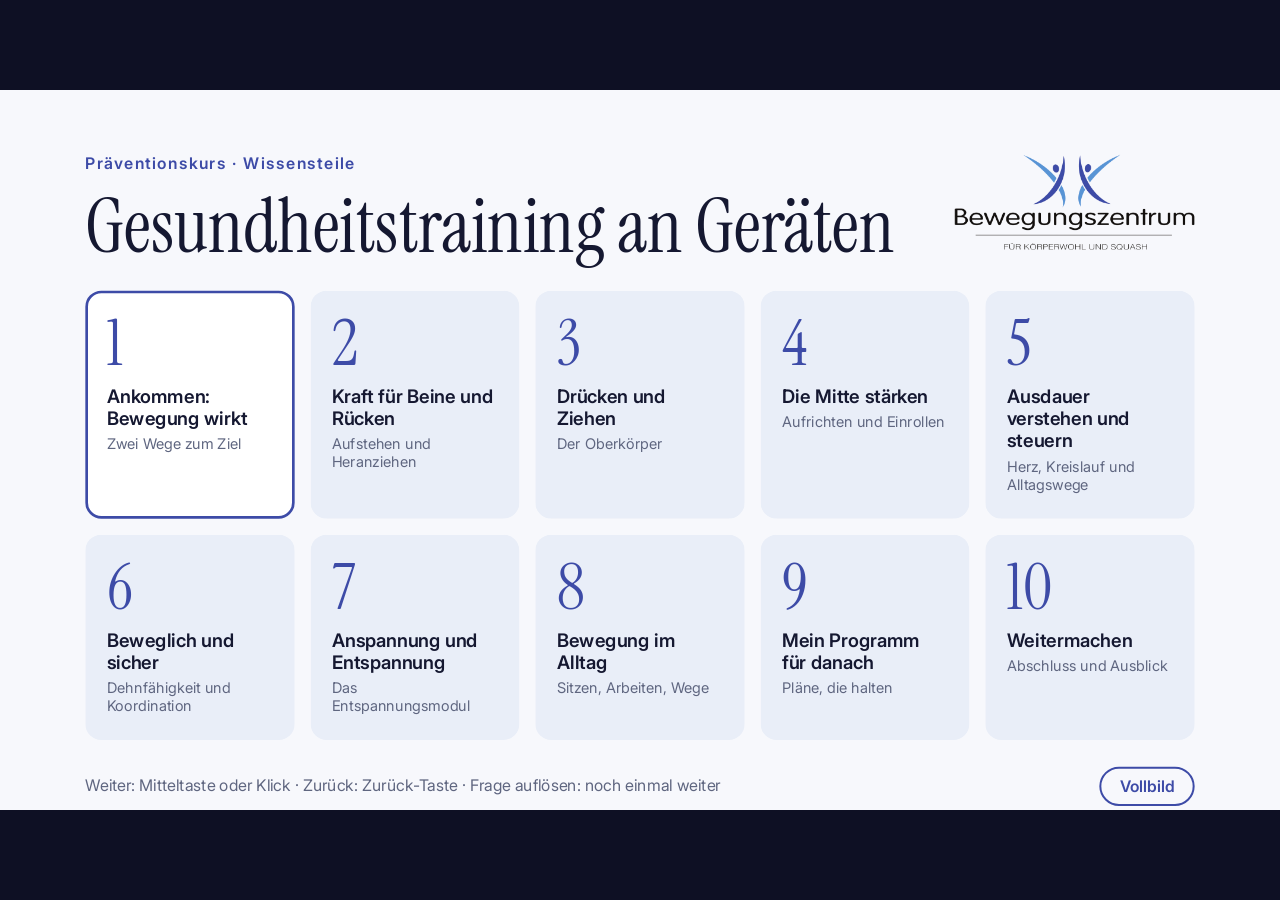
<file: kurs/index.html>
<!doctype html>
<html lang="de">
<head>
<meta charset="utf-8">
<meta name="viewport" content="width=device-width, initial-scale=1">
<meta name="robots" content="noindex, nofollow">
<title>Gesundheitstraining an Geräten · Wissensteile</title>
<link rel="preconnect" href="https://fonts.googleapis.com">
<link rel="preconnect" href="https://fonts.gstatic.com" crossorigin>
<link rel="stylesheet" href="https://fonts.googleapis.com/css2?family=Inter:wght@400;600&family=Instrument+Serif:ital@0;1&display=swap">
<style>

html, body { margin: 0; height: 100%; background: #0E1024; overflow: hidden; }
p, h1, h2, h3, ul, ol { margin: 0; }
img { display: block; }
#rahmen { position: absolute; left: 50%; top: 50%; width: 1920px; height: 1080px; transform-origin: 0 0; }
#rahmen > section { display: none; position: absolute; left: 0; top: 0; width: 1920px; height: 1080px; overflow: hidden; }
#rahmen > section.aktiv { display: flex; }

/* Frage: erst nur Dachzeile und Frage, dann der Folieninhalt */
section[data-frage].verdeckt > :not(.kopf):not(.fuss):not(.frage-zeichen) { visibility: hidden; }
section[data-frage].verdeckt .kopf > :not(.dach):not(.titel) { visibility: hidden; }
section[data-frage] .frage-zeichen { display: none; position: absolute; right: 128px; bottom: 120px;
  font-family: 'Instrument Serif', Georgia, serif; font-size: 520px; line-height: 1; color: var(--hell2); }
section[data-frage].verdeckt .frage-zeichen { display: block; }
section[data-frage].aufgedeckt > :not(.kopf):not(.fuss),
section[data-frage].aufgedeckt .kopf > :not(.dach):not(.titel) { animation: rein 600ms cubic-bezier(0.2, 0.7, 0.2, 1) both; }

/* Startseite */
section.start { background: var(--hell); padding: 96px 128px 120px; gap: 40px; }
.start-kopf { display: flex; justify-content: space-between; align-items: flex-start; }
.start-logo { width: 360px; height: 145px; object-fit: contain; }
.start .gross { font-size: 112px; }
.raster { display: grid; grid-template-columns: repeat(5, 1fr); gap: 24px; }
.kachel-e { all: unset; box-sizing: border-box; background: var(--feld); border-radius: 24px; padding: 28px 28px 32px;
  display: flex; flex-direction: column; gap: 14px; min-height: 260px; cursor: pointer; border: 4px solid transparent; }
.kachel-e:focus, .kachel-e:hover { border-color: var(--indigo); background: #fff; outline: none; }
.k-nr { font-family: 'Instrument Serif', Georgia, serif; font-size: 96px; line-height: 1; color: var(--indigo); }
.k-text { display: flex; flex-direction: column; gap: 8px; }
.k-titel { font-family: 'Inter', Arial, sans-serif; font-size: 28px; line-height: 1.2; font-weight: 600; color: var(--tinte); }
.k-unter { font-family: 'Inter', Arial, sans-serif; font-size: 22px; line-height: 1.25; color: var(--leise); }
.start-fuss { display: flex; justify-content: space-between; align-items: center; }
.start-fuss p { font-size: 24px; color: var(--leise); }
.knopf { all: unset; cursor: pointer; font-family: 'Inter', Arial, sans-serif; font-size: 24px; font-weight: 600; color: var(--indigo);
  border: 3px solid var(--indigo); border-radius: 40px; padding: 12px 28px; }
.knopf:focus, .knopf:hover { background: var(--indigo); color: var(--hell); outline: none; }

/* Steuerleiste unten in der Mitte, dezent */
#leiste { position: absolute; left: 50%; bottom: 14px; transform: translateX(-50%); display: none; gap: 6px; align-items: center;
  font-family: 'Inter', Arial, sans-serif; font-size: 22px; color: var(--leise); background: rgba(255,255,255,0.55);
  border-radius: 30px; padding: 4px 8px; opacity: 0.45; z-index: 5; }
#leiste:hover { opacity: 1; }
#leiste button { all: unset; cursor: pointer; padding: 6px 16px; border-radius: 20px; color: var(--tinte); }
#leiste button:hover, #leiste button:focus { background: var(--hell2); outline: none; }
#leiste .stand { padding: 0 8px; min-width: 80px; text-align: center; }

#hinweis { position: absolute; left: 50%; top: 40px; transform: translateX(-50%); z-index: 6; display: none;
  font-family: 'Inter', Arial, sans-serif; font-size: 28px; color: var(--hell); background: var(--tinte);
  border-radius: 16px; padding: 18px 32px; }
#tasten { position: absolute; right: 20px; top: 20px; z-index: 7; display: none; font: 600 28px Arial, sans-serif;
  color: #fff; background: #B4472F; padding: 10px 18px; border-radius: 10px; }

/* ---- Foliensatz (project/deck.css) ---- */
:root {
  --hell: #F7F8FC;
  --feld: #E9EEF8;
  --tinte: #151831;
  --text: #3F4560;
  --leise: #5F6680;
  --indigo: #3D4BA7;
  --hellblau: #5894D5;
  --hell2: #D6DDF5;
  --nachtfeld: #262B52;
  --warn: #B4472F;
  --warnfeld: #F8E9E4;
}

body { font-family: 'Inter', Arial, sans-serif; color: var(--text); }

section {
  background: var(--hell);
  padding: 128px 128px 160px;
  box-sizing: border-box;
  display: flex;
  flex-direction: column;
  gap: 48px;
}

p { font-size: 32px; line-height: 1.4; }
h3 { font-family: 'Inter', Arial, sans-serif; font-size: 44px; font-weight: 600; line-height: 1.15; color: var(--tinte); }

/* Kopf jeder Inhaltsfolie */
.kopf { display: flex; flex-direction: column; gap: 16px; }
.dach { font-size: 24px; line-height: 1.2; font-weight: 600; color: var(--indigo); letter-spacing: 2px; }
.titel { font-family: 'Instrument Serif', Georgia, serif; font-size: 72px; font-weight: 400; line-height: 1.05; color: var(--tinte); }
.lead { font-size: 32px; line-height: 1.4; color: var(--text); }

/* Fußzeile */
.fuss { position: absolute; left: 128px; bottom: 64px; width: 1664px; display: flex; justify-content: space-between; }
.fuss p { font-size: 24px; line-height: 1.2; color: var(--leise); }

/* Raster und Karten */
.reihe { display: grid; gap: 32px; }
.r2 { grid-template-columns: 1fr 1fr; }
.r3 { grid-template-columns: 1fr 1fr 1fr; }
.r4 { grid-template-columns: 1fr 1fr 1fr 1fr; }
.r5 { grid-template-columns: 1fr 1fr 1fr 1fr 1fr; gap: 24px; }
.spalte { display: flex; flex-direction: column; gap: 20px; }
.zweispaltig { display: grid; grid-template-columns: 1fr 1fr; gap: 64px; align-items: center; }

.karte { background: var(--feld); border-radius: 24px; padding: 40px 44px; display: flex; flex-direction: column; gap: 16px; box-sizing: border-box; }
.karte.weiss { background: var(--hell); }
.karte.warnung { background: var(--warnfeld); border-left: 12px solid var(--warn); }
.karte.dunkelkarte { background: var(--tinte); }
.karte.blaukarte { background: var(--indigo); }

.kt { font-size: 32px; line-height: 1.3; font-weight: 600; color: var(--tinte); }
.kl { font-size: 24px; line-height: 1.2; font-weight: 600; color: var(--indigo); letter-spacing: 1px; }
.kl.warnton { color: var(--warn); }
.zahl { font-family: 'Instrument Serif', Georgia, serif; font-size: 144px; line-height: 1; color: var(--indigo); }
.symbol { width: 112px; height: 112px; color: var(--indigo); }
.symbol-klein { width: 64px; height: 64px; color: var(--warn); }

.dunkelkarte .kt { color: var(--hell); }
.dunkelkarte .lead { color: var(--hell2); }
.dunkelkarte .kl { color: var(--hellblau); }
.blaukarte .kt { color: var(--hell); }
.blaukarte .lead { color: var(--hell2); }

/* Aufzählung */
ul.liste { font-size: 32px; line-height: 1.4; color: var(--text); padding-left: 44px; }
ul.liste li { margin-bottom: 14px; }

/* Merksatz mit Linie */
.merksatz { border-left: 8px solid var(--hellblau); padding: 8px 0 8px 36px; }
.merksatz .ms { font-family: 'Instrument Serif', Georgia, serif; font-size: 44px; line-height: 1.2; color: var(--tinte); }

/* Pillen */
.pille { align-self: flex-start; background: var(--feld); color: var(--tinte); border-radius: 40px; padding: 14px 32px; font-size: 32px; line-height: 1.3; }

/* Nummernkreis */
.nr { width: 64px; height: 64px; border-radius: 32px; background: var(--indigo); color: var(--hell); font-size: 32px; line-height: 64px; font-weight: 600; text-align: center; flex-shrink: 0; }
.nr-zeile { display: flex; align-items: center; gap: 28px; }
.nr-text { font-size: 32px; line-height: 1.35; color: var(--text); }

/* Titelfolie */
section.titelfolie { justify-content: space-between; padding: 112px 128px 160px; }
.titel-band { position: absolute; left: 0; top: 1040px; width: 1920px; height: 40px; background: linear-gradient(90deg, #5894D5, #3D4BA7); }
.titel-logo { width: 420px; height: 169px; object-fit: contain; }
.titel-text { display: flex; flex-direction: column; gap: 24px; }
.gross { font-family: 'Instrument Serif', Georgia, serif; font-size: 144px; font-weight: 400; line-height: 1; color: var(--tinte); }

/* Einheiten-Trenner (dunkel) */
section.einheit { background: var(--tinte); justify-content: flex-end; gap: 40px; }
.riesenzahl { position: absolute; right: 128px; top: 40px; width: 720px; text-align: right; font-family: 'Instrument Serif', Georgia, serif; font-size: 400px; line-height: 1; color: var(--hellblau); }
.einheit .dach { color: var(--hellblau); }
.einheit .titel { color: var(--hell); }
.untertitel { font-family: 'Instrument Serif', Georgia, serif; font-style: italic; font-size: 44px; line-height: 1.2; color: var(--hell2); }
.heute { display: flex; flex-direction: column; gap: 12px; }
.heute-label { font-size: 24px; line-height: 1.2; font-weight: 600; letter-spacing: 2px; color: var(--hellblau); }
.einheit ul.liste { color: var(--hell2); }
.einheit .pille { background: var(--nachtfeld); color: var(--hell2); }
.einheit .fuss p { color: #9AA3C7; }

/* Aussage-Folie (Indigo) */
section.aussage { background: var(--indigo); justify-content: center; gap: 40px; }
.aussage .dach { color: #C9D3F2; }
.satz { font-family: 'Instrument Serif', Georgia, serif; font-size: 72px; line-height: 1.12; color: var(--hell); width: 1400px; }
.folge { font-size: 32px; line-height: 1.45; color: var(--hell2); width: 1200px; }
.aussage .fuss p { color: #C9D3F2; }

/* Wochenaufgabe */
section.aufgabe { background: var(--feld); }
.aufgaben { display: flex; flex-direction: column; gap: 20px; }
.aufgabe-zeile { display: flex; align-items: center; gap: 32px; background: var(--hell); border-radius: 20px; padding: 28px 40px; }
.kaestchen { width: 44px; height: 44px; border: 4px solid var(--indigo); border-radius: 10px; box-sizing: border-box; flex-shrink: 0; }
.aufgabe-text { font-size: 32px; line-height: 1.4; color: var(--tinte); }

/* Borg-Skala */
.skala { display: grid; grid-template-columns: repeat(15, 1fr); gap: 8px; }
.stufe { height: 120px; border-radius: 12px; background: var(--feld); display: flex; align-items: center; justify-content: center; }
.stufe.ziel { background: var(--indigo); }
.stufe-zahl { font-size: 44px; line-height: 1; font-weight: 600; color: var(--tinte); }
.ziel .stufe-zahl { color: var(--hell); }
.skala-text { font-size: 32px; line-height: 1.25; color: var(--text); }
.skala-ziel { font-size: 32px; line-height: 1.25; font-weight: 600; color: var(--indigo); text-align: center; }

/* Wiederholungsreserve */
.wdh { display: flex; gap: 12px; }
.wdh-box { width: 72px; height: 72px; border-radius: 12px; background: var(--indigo); flex-shrink: 0; }
.wdh-box.reserve { background: var(--hell); border: 4px dashed var(--indigo); box-sizing: border-box; }
.wdh-label { display: flex; gap: 12px; }

/* Wochendosis */
.woche { display: grid; grid-template-columns: 380px repeat(7, 1fr); gap: 10px; align-items: center; }
.tag { font-size: 24px; line-height: 1.2; font-weight: 600; color: var(--leise); text-align: center; }
.feld-aus { height: 88px; border-radius: 12px; background: var(--feld); }
.feld-an { height: 88px; border-radius: 12px; background: var(--indigo); display: flex; align-items: center; justify-content: center; }
.feld-an .minuten { font-size: 32px; line-height: 1; font-weight: 600; color: var(--hell); }
.woche-label { font-size: 32px; line-height: 1.25; font-weight: 600; color: var(--tinte); }

/* Pfeile */
.pfeil { width: 120px; height: 60px; background: var(--hellblau); }
.pfeil-klein { width: 72px; height: 36px; background: var(--hellblau); }

/* Zeichnungen */
.zeichnung { position: relative; }

/* Zeilen mit Nummer als Karte */
.zeilenkarte { background: var(--feld); border-radius: 16px; padding: 12px 24px; }
.symbol-gross { width: 144px; height: 144px; color: var(--indigo); }

/* Tabelle */
.tabelle { font-family: 'Inter', Arial, sans-serif; font-size: 32px; color: var(--tinte); width: 1664px; }
.tabelle .kopfzeile { background: var(--feld); }
.tabelle .ohne { color: var(--indigo); }

.karte.kompakt { padding: 28px 36px; gap: 8px; }
.aufgabe .pille { background: var(--hell); }
.blaukarte .zahl { color: var(--hell); }
.skala-block { display: flex; flex-direction: column; gap: 12px; }
.info { display: flex; flex-direction: column; gap: 4px; }
.kachel { background: var(--feld); border-radius: 20px; padding: 28px 32px; display: flex; align-items: center; gap: 24px; }
ol.liste { font-size: 32px; line-height: 1.4; color: var(--text); padding-left: 48px; }
ol.liste li { margin-bottom: 14px; }
.kette { display: grid; grid-template-columns: 1fr 72px 1fr 72px 1fr; gap: 24px; align-items: center; }
.gg { display: grid; grid-template-columns: 1fr 120px 1fr; gap: 40px; align-items: center; }
.blaukarte h3 { color: var(--hell); }
.blaukarte .kl { color: #C9D3F2; }
.dunkelkarte .ms { font-family: 'Instrument Serif', Georgia, serif; font-size: 44px; line-height: 1.2; color: var(--hell); }
.luecke { display: grid; grid-template-columns: 1fr 360px 1fr; gap: 0px; align-items: stretch; }
.luecke-mitte { border-top: 4px dashed var(--hellblau); border-bottom: 4px dashed var(--hellblau); display: flex; align-items: center; justify-content: center; }
.frage { padding: 28px 20px; align-items: center; }
.frage .lead { text-align: center; }
.frage h3 { text-align: center; }
.haken { width: 56px; height: 56px; color: var(--indigo); flex-shrink: 0; }
.danke-logo { position: absolute; right: 128px; top: 112px; width: 400px; height: 160px; object-fit: contain; }
.dunkelkarte h3 { color: var(--hell); }
.nowrap { white-space: nowrap; }

/* Tandem */
.tandem { display: grid; grid-template-columns: 1fr 280px 1fr; gap: 32px; align-items: center; }
.tandem-mitte { display: flex; flex-direction: column; align-items: center; gap: 16px; }
.tandem-text { font-size: 24px; line-height: 1.3; font-weight: 600; color: var(--indigo); text-align: center; }

/* Ankunft */
@keyframes rein { from { opacity: 0; transform: translateY(20px); } to { opacity: 1; transform: translateY(0px); } }
.rein { animation: rein 500ms cubic-bezier(0.2, 0.7, 0.2, 1) both; animation-delay: calc(var(--i, 0) * 100ms); }

</style>
</head>
<body>
<div id="rahmen">

<section id="start" class="start">
<div class="start-kopf">
<div class="titel-text">
<p class="dach">Präventionskurs · Wissensteile</p>
<h1 class="gross">Gesundheitstraining an Geräten</h1>
</div>
<img class="start-logo" src="logo-vollfarbe.png" alt="Logo Bewegungszentrum für Körperwohl und Squash">
</div>
<div class="raster">
<button class="kachel-e" data-ziel="e1-titel">
<span class="k-nr">1</span>
<span class="k-text"><span class="k-titel">Ankommen: Bewegung wirkt</span><span class="k-unter">Zwei Wege zum Ziel</span></span>
</button>
<button class="kachel-e" data-ziel="e2-titel">
<span class="k-nr">2</span>
<span class="k-text"><span class="k-titel">Kraft für Beine und Rücken</span><span class="k-unter">Aufstehen und Heranziehen</span></span>
</button>
<button class="kachel-e" data-ziel="e3-titel">
<span class="k-nr">3</span>
<span class="k-text"><span class="k-titel">Drücken und Ziehen</span><span class="k-unter">Der Oberkörper</span></span>
</button>
<button class="kachel-e" data-ziel="e4-titel">
<span class="k-nr">4</span>
<span class="k-text"><span class="k-titel">Die Mitte stärken</span><span class="k-unter">Aufrichten und Einrollen</span></span>
</button>
<button class="kachel-e" data-ziel="e5-titel">
<span class="k-nr">5</span>
<span class="k-text"><span class="k-titel">Ausdauer verstehen und steuern</span><span class="k-unter">Herz, Kreislauf und Alltagswege</span></span>
</button>
<button class="kachel-e" data-ziel="e6-titel">
<span class="k-nr">6</span>
<span class="k-text"><span class="k-titel">Beweglich und sicher</span><span class="k-unter">Dehnfähigkeit und Koordination</span></span>
</button>
<button class="kachel-e" data-ziel="e7-titel">
<span class="k-nr">7</span>
<span class="k-text"><span class="k-titel">Anspannung und Entspannung</span><span class="k-unter">Das Entspannungsmodul</span></span>
</button>
<button class="kachel-e" data-ziel="e8-titel">
<span class="k-nr">8</span>
<span class="k-text"><span class="k-titel">Bewegung im Alltag</span><span class="k-unter">Sitzen, Arbeiten, Wege</span></span>
</button>
<button class="kachel-e" data-ziel="e9-titel">
<span class="k-nr">9</span>
<span class="k-text"><span class="k-titel">Mein Programm für danach</span><span class="k-unter">Pläne, die halten</span></span>
</button>
<button class="kachel-e" data-ziel="e10-titel">
<span class="k-nr">10</span>
<span class="k-text"><span class="k-titel">Weitermachen</span><span class="k-unter">Abschluss und Ausblick</span></span>
</button>
</div>
<div class="start-fuss">
<p>Weiter: Mitteltaste oder Klick · Zurück: Zurück-Taste · Frage auflösen: noch einmal weiter</p>
<button class="knopf" id="vollbild">Vollbild</button>
</div>
</section>
<section data-einheit="1" id="e1-titel" class="einheit">
<p class="riesenzahl">1</p>
<div class="kopf">
<p class="dach">Einheit 1 von 10</p>
<h2 class="titel">Ankommen: Bewegung wirkt</h2>
<p class="untertitel">Zwei Wege zum Ziel</p>
</div>
<div class="heute">
<p class="heute-label">Heute</p>
<ul class="liste">
<li>Warum Bewegung wirkt und wie viel empfohlen wird</li>
<li>Das Kursprinzip: sechs Grundbewegungen im Tandem</li>
<li>Sicherheit und Belastung richtig steuern</li>
</ul>
</div>
<p class="pille">Vorstellungsrunde: Name, bisherige Bewegung, Erwartung an den Kurs</p>
<div class="fuss"><p>Gesundheitstraining an Geräten</p><p>Einheit 1</p></div>

</section>
<section data-einheit="1" id="e1-ablauf">
<div class="kopf">
<p class="dach">Einheit 1 · Der Kurs auf einen Blick</p>
<h2 class="titel">Zehn Einheiten, ein Ziel</h2>
<p class="lead">Jede Stunde: 12 Minuten Wissen · 38 Minuten Training · 10 Minuten Lockerung und Wochenaufgabe</p>
</div>
<div class="reihe r2">
<div class="spalte">
<div class="nr-zeile zeilenkarte"><p class="nr">1</p><p class="nr-text">Ankommen: Bewegung wirkt</p></div>
<div class="nr-zeile zeilenkarte"><p class="nr">2</p><p class="nr-text">Kraft für Beine und Rücken</p></div>
<div class="nr-zeile zeilenkarte"><p class="nr">3</p><p class="nr-text">Drücken und Ziehen: der Oberkörper</p></div>
<div class="nr-zeile zeilenkarte"><p class="nr">4</p><p class="nr-text">Die Mitte stärken</p></div>
<div class="nr-zeile zeilenkarte"><p class="nr">5</p><p class="nr-text">Ausdauer verstehen und steuern</p></div>
</div>
<div class="spalte">
<div class="nr-zeile zeilenkarte"><p class="nr">6</p><p class="nr-text">Beweglich und sicher</p></div>
<div class="nr-zeile zeilenkarte"><p class="nr">7</p><p class="nr-text">Anspannung und Entspannung</p></div>
<div class="nr-zeile zeilenkarte"><p class="nr">8</p><p class="nr-text">Bewegung im Alltag</p></div>
<div class="nr-zeile zeilenkarte"><p class="nr">9</p><p class="nr-text">Mein Programm für danach</p></div>
<div class="nr-zeile zeilenkarte"><p class="nr">10</p><p class="nr-text">Weitermachen</p></div>
</div>
</div>
<div class="fuss"><p>Gesundheitstraining an Geräten</p><p>Einheit 1</p></div>

</section>
<section data-einheit="1" id="e1-risiko">
<div class="kopf">
<p class="dach">Einheit 1 · Wissen</p>
<h2 class="titel">Bewegungsmangel ist ein Risikofaktor</h2>
<p class="lead">Wer sich wenig bewegt, hat ein höheres Risiko – für Krankheiten und dafür, im Alter weniger selbstständig zu sein.</p>
</div>
<div class="reihe r2">
<div class="karte rein" style="--i:1"><h3>Herz und Kreislauf</h3></div>
<div class="karte rein" style="--i:2"><h3>Stoffwechsel, z. B. Diabetes</h3></div>
<div class="karte rein" style="--i:3"><h3>Rücken, Muskeln, Gelenke</h3></div>
<div class="karte rein" style="--i:4"><h3>Selbstständigkeit im Alter</h3></div>
</div>
<div class="merksatz"><p class="ms">Der größte Gewinn liegt im ersten Schritt – von wenig zu etwas mehr Bewegung.</p></div>
<div class="fuss"><p>Gesundheitstraining an Geräten</p><p>Einheit 1</p></div>

</section>
<section data-einheit="1" id="e1-empfehlung" data-frage="1">
<div class="kopf">
<p class="dach">Einheit 1 · Frage an Sie</p>
<h2 class="titel">Wie viel Bewegung pro Woche empfehlen Fachleute?</h2>
</div>
<div class="reihe r3">
<div class="karte rein" style="--i:1">
<p class="zahl">150</p>
<p class="kt">Minuten pro Woche in Bewegung</p>
<p class="lead">bei der Sie etwas schneller atmen, z. B. 5 × 30 Minuten zügig gehen</p>
</div>
<div class="karte rein" style="--i:2">
<p class="zahl">2</p>
<p class="kt">Tage pro Woche für die Muskelkraft</p>
<p class="lead">zusätzlich zur Ausdauer</p>
</div>
<div class="karte rein" style="--i:3">
<svg class="symbol-gross" viewBox="0 0 24 24" fill="none" stroke="currentColor" stroke-width="2" stroke-linecap="round" stroke-linejoin="round" aria-hidden="true"><circle cx="12" cy="12" r="9"/><path d="M12 7v5l3.5 2"/></svg>
<p class="kt">Langes Sitzen unterbrechen</p>
<p class="lead">z. B. jede halbe bis volle Stunde kurz aufstehen</p>
</div>
</div>
<div class="merksatz"><p class="lead">Nur etwa jede fünfte Frau und jeder vierte Mann schaffen beides.</p></div>
<div class="fuss"><p>Gesundheitstraining an Geräten</p><p>Einheit 1</p></div>

<p class="frage-zeichen" aria-hidden="true">?</p>
</section>
<section data-einheit="1" id="e1-zwei-wege">
<div class="kopf">
<p class="dach">Einheit 1 · Kursprinzip</p>
<h2 class="titel">Sechs Grundbewegungen – zwei Wege</h2>
</div>
<table class="tabelle">
<tr class="kopfzeile"><th style="width:24%">Grundbewegung</th><th style="width:30%">Am Gerät</th><th style="width:46%">Ohne Gerät</th></tr>
<tr><td>Aufstehen</td><td>Beinpresse</td><td class="ohne">Kniebeuge zum Stuhl</td></tr>
<tr><td>Heranziehen</td><td>Rudergerät</td><td class="ohne">Einarmiges Rudern</td></tr>
<tr><td>Wegdrücken</td><td>Brustpresse</td><td class="ohne">Liegestütz an der Wand</td></tr>
<tr><td>Herunterziehen</td><td>Latzug</td><td class="ohne">Handtuchzug über Kopf</td></tr>
<tr><td>Aufrichten</td><td>Rückenstrecker</td><td class="ohne">Diagonales Strecken im Vierfüßlerstand</td></tr>
<tr><td>Einrollen</td><td>Bauchtrainer</td><td class="ohne">Crunch</td></tr>
</table>
<div class="fuss"><p>Gesundheitstraining an Geräten</p><p>Einheit 1</p></div>

</section>
<section data-einheit="1" id="e1-tandem">
<div class="kopf">
<p class="dach">Einheit 1 · Kursprinzip</p>
<h2 class="titel">Im Tandem trainieren</h2>
</div>
<div class="tandem">
<div class="karte rein" style="--i:1">
<p class="kl">Person A</p>
<h3>am Gerät</h3>
<p class="lead">z. B. Beinpresse, 12 bis 15 Wiederholungen</p>
</div>
<div class="tandem-mitte">
<x-shape kind="arrow-right" class="pfeil"></x-shape>
<p class="tandem-text">gleich oft,<br>dann Tausch</p>
<x-shape kind="arrow-left" class="pfeil"></x-shape>
</div>
<div class="karte rein" style="--i:2">
<p class="kl">Person B</p>
<h3>ohne Gerät</h3>
<p class="lead">z. B. Kniebeuge zum Stuhl, gleich viele Wiederholungen</p>
</div>
</div>
<div class="karte dunkelkarte rein" style="--i:3">
<p class="kl">Ausdauer genauso</p>
<p class="kt">Die eine Hälfte trainiert auf Ergometer, Laufband oder Crosstrainer, die andere geht zügig – dann wird gewechselt.</p>
</div>
<div class="fuss"><p>Gesundheitstraining an Geräten</p><p>Einheit 1</p></div>

</section>
<section data-einheit="1" id="e1-sicherheit">
<div class="kopf">
<p class="dach">Einheit 1 · Sicherheit</p>
<h2 class="titel">Ihre Sicherheit geht vor</h2>
</div>
<div class="reihe r2">
<div class="karte warnung">
<svg class="symbol-klein" viewBox="0 0 24 24" fill="none" stroke="currentColor" stroke-width="2" stroke-linecap="round" stroke-linejoin="round" aria-hidden="true"><path d="M12 3.5 22 20.5H2z"/><path d="M12 10v5"/><path d="M12 17.6v.4"/></svg>
<p class="kt">Sofort aufhören bei</p>
<ul class="liste">
<li>Schmerzen</li>
<li>Schwindel oder Übelkeit</li>
<li>Druck oder Enge in der Brust</li>
<li>Atemnot, die nicht zur Anstrengung passt</li>
<li>ungewöhnlichem Herzklopfen</li>
</ul>
<p class="lead">… und der Kursleitung Bescheid sagen.</p>
</div>
<div class="spalte">
<div class="karte kompakt rein" style="--i:1"><p class="kt">Gesundheit verändert?</p><p class="lead">Vor der Einheit Bescheid sagen.</p></div>
<div class="karte kompakt rein" style="--i:2"><p class="kt">Nie die Luft anhalten</p><p class="lead">Anstrengen ja, wehtun nein.</p></div>
<div class="karte kompakt rein" style="--i:3"><p class="kt">Infekt oder Fieber?</p><p class="lead">Dann bitte zu Hause bleiben.</p></div>
</div>
</div>
<div class="fuss"><p>Gesundheitstraining an Geräten</p><p>Einheit 1</p></div>

</section>
<section data-einheit="1" id="e1-borg">
<div class="kopf">
<p class="dach">Einheit 1 · Belastung steuern</p>
<h2 class="titel">Ausdauer: etwas anstrengend ist richtig</h2>
</div>
<div class="skala-block">
<div class="skala">
<p class="skala-ziel" style="grid-column:6 / 9">Ihr Ziel: 11 bis 13</p>
</div>
<div class="skala">
<div class="stufe"><p class="stufe-zahl">6</p></div>
<div class="stufe"><p class="stufe-zahl">7</p></div>
<div class="stufe"><p class="stufe-zahl">8</p></div>
<div class="stufe"><p class="stufe-zahl">9</p></div>
<div class="stufe"><p class="stufe-zahl">10</p></div>
<div class="stufe ziel"><p class="stufe-zahl">11</p></div>
<div class="stufe ziel"><p class="stufe-zahl">12</p></div>
<div class="stufe ziel"><p class="stufe-zahl">13</p></div>
<div class="stufe"><p class="stufe-zahl">14</p></div>
<div class="stufe"><p class="stufe-zahl">15</p></div>
<div class="stufe"><p class="stufe-zahl">16</p></div>
<div class="stufe"><p class="stufe-zahl">17</p></div>
<div class="stufe"><p class="stufe-zahl">18</p></div>
<div class="stufe"><p class="stufe-zahl">19</p></div>
<div class="stufe"><p class="stufe-zahl">20</p></div>
</div>
<div class="skala">
<p class="skala-text" style="grid-column:1 / 5">6 = keine Anstrengung</p>
<p class="skala-text" style="grid-column:6 / 9; text-align:center">leicht bis etwas anstrengend</p>
<p class="skala-text" style="grid-column:12 / 16; text-align:right">20 = maximale Anstrengung</p>
</div>
</div>
<div class="karte rein" style="--i:1">
<p class="kl">Sprechtest</p>
<p class="kt">In ganzen Sätzen sprechen können, aber nicht mehr singen. Nur noch einzelne Worte? Etwas langsamer werden.</p>
</div>
<div class="fuss"><p>Gesundheitstraining an Geräten</p><p>Einheit 1</p></div>

</section>
<section data-einheit="1" id="e1-aufgabe" class="aufgabe">
<div class="kopf">
<p class="dach">Einheit 1 · Wochenaufgabe</p>
<h2 class="titel">Bis zur nächsten Woche</h2>
</div>
<div class="aufgaben">
<div class="aufgabe-zeile rein" style="--i:1"><div class="kaestchen"></div><p class="aufgabe-text">Jeden Tag 10 Minuten mehr Bewegung im Alltag: Treppe statt Aufzug, ein Weg zu Fuß oder mit dem Fahrrad</p></div>
<div class="aufgabe-zeile rein" style="--i:2"><div class="kaestchen"></div><p class="aufgabe-text">An zwei Tagen: Kniebeuge zum Stuhl, 2 × 10 Wiederholungen</p></div>
<div class="aufgabe-zeile rein" style="--i:3"><div class="kaestchen"></div><p class="aufgabe-text">Eintrag ins Wochenprotokoll</p></div>
</div>
<p class="pille">Im Heft: Wochenprotokoll und Übungskarte 1</p>
<div class="fuss"><p>Gesundheitstraining an Geräten</p><p>Einheit 1</p></div>

</section>
<section data-einheit="2" id="e2-titel" class="einheit">
<p class="riesenzahl">2</p>
<div class="kopf">
<p class="dach">Einheit 2 von 10</p>
<h2 class="titel">Kraft für Beine und Rücken</h2>
<p class="untertitel">Aufstehen und Heranziehen</p>
</div>
<div class="heute">
<p class="heute-label">Heute</p>
<ul class="liste">
<li>Was Krafttraining bewirkt</li>
<li>Neu: Beinpresse, Rudergerät und Laufband</li>
<li>Das erste Krafttraining im Tandem</li>
</ul>
</div>
<p class="pille">Rückblick: Wie lief Wochenaufgabe 1?</p>
<div class="fuss"><p>Gesundheitstraining an Geräten</p><p>Einheit 2</p></div>

</section>
<section data-einheit="2" id="e2-kraft" data-frage="1">
<div class="kopf">
<p class="dach">Einheit 2 · Frage an Sie</p>
<h2 class="titel">Was bringt Krafttraining für die Gesundheit?</h2>
</div>
<div class="zweispaltig">
<ul class="liste">
<li>Ohne Training nimmt die Muskelkraft mit den Jahren ab.</li>
<li>Krafttraining stärkt Muskeln, Sehnen und Knochen.</li>
<li>Wer regelmäßig etwas für die Muskelkraft tut, hat ein geringeres Risiko für Herz-Kreislauf-Erkrankungen und Diabetes.</li>
</ul>
<div class="karte blaukarte rein" style="--i:1">
<p class="zahl">30–60</p>
<p class="kt">Minuten pro Woche wirken schon</p>
<p class="lead">verteilt auf zwei kurze Einheiten</p>
</div>
</div>
<div class="fuss"><p>Gesundheitstraining an Geräten</p><p>Einheit 2</p></div>

<p class="frage-zeichen" aria-hidden="true">?</p>
</section>
<section data-einheit="2" id="e2-uebungsgenau" class="aussage">
<p class="dach">Einheit 2 · Merksatz</p>
<p class="satz">Man wird vor allem in der Bewegung stärker, die man trainiert.</p>
<p class="folge">Deshalb üben Sie jede Gerätebewegung auch ohne Gerät. Dann kommt die Kraft beim Aufstehen, Tragen und Heben an.</p>
<div class="fuss"><p>Gesundheitstraining an Geräten</p><p>Einheit 2</p></div>

</section>
<section data-einheit="2" id="e2-geraete">
<div class="kopf">
<p class="dach">Einheit 2 · Gleich am Gerät</p>
<h2 class="titel">Neu: Beinpresse und Rudergerät</h2>
</div>
<div class="reihe r2">
<div class="karte rein" style="--i:1">
<p class="kl">Grundbewegung Aufstehen</p>
<h3>Beinpresse</h3>
<div class="info"><p class="kl">Muskeln</p><p class="lead">Oberschenkelvorderseite, Gesäß</p></div>
<div class="info"><p class="kl warnton">Achtung</p><p class="lead">Knie zeigen zu den Fußspitzen, Gesäß bleibt am Polster, Knie nicht durchdrücken</p></div>
<div class="info"><p class="kl">Ohne Gerät</p><p class="lead">Kniebeuge zum Stuhl</p></div>
</div>
<div class="karte rein" style="--i:2">
<p class="kl">Grundbewegung Heranziehen</p>
<h3>Rudergerät</h3>
<div class="info"><p class="kl">Muskeln</p><p class="lead">zwischen den Schulterblättern, hintere Schulter, Bizeps</p></div>
<div class="info"><p class="kl warnton">Achtung</p><p class="lead">Rücken nicht rund, kein Schwung, Schultern nicht zu den Ohren ziehen</p></div>
<div class="info"><p class="kl">Ohne Gerät</p><p class="lead">Einarmiges Rudern</p></div>
</div>
</div>
<div class="fuss"><p>Gesundheitstraining an Geräten</p><p>Einheit 2</p></div>

</section>
<section data-einheit="2" id="e2-atmung" class="aussage">
<p class="dach">Einheit 2 · Sicherheit</p>
<p class="satz">Bei der Anstrengung ausatmen. Nie die Luft anhalten.</p>
<p class="folge">Pressatmung treibt den Blutdruck stark in die Höhe. Lieber ein Gewicht weniger und dafür gleichmäßig atmen.</p>
<div class="fuss"><p>Gesundheitstraining an Geräten</p><p>Einheit 2</p></div>

</section>
<section data-einheit="2" id="e2-aufgabe" class="aufgabe">
<div class="kopf">
<p class="dach">Einheit 2 · Wochenaufgabe</p>
<h2 class="titel">Bis zur nächsten Woche</h2>
</div>
<div class="aufgaben">
<div class="aufgabe-zeile rein" style="--i:1"><div class="kaestchen"></div><p class="aufgabe-text">An zwei Tagen: Kniebeuge zum Stuhl und einarmiges Rudern (Wasserflasche oder Einkaufstasche), je 2 × 12</p></div>
<div class="aufgabe-zeile rein" style="--i:2"><div class="kaestchen"></div><p class="aufgabe-text">Jeden Tag Treppe statt Aufzug</p></div>
<div class="aufgabe-zeile rein" style="--i:3"><div class="kaestchen"></div><p class="aufgabe-text">Eintrag ins Wochenprotokoll</p></div>
</div>
<p class="pille">Im Heft: Übungskarten 1 und 2, Trainingskarte</p>
<div class="fuss"><p>Gesundheitstraining an Geräten</p><p>Einheit 2</p></div>

</section>
<section data-einheit="3" id="e3-titel" class="einheit">
<p class="riesenzahl">3</p>
<div class="kopf">
<p class="dach">Einheit 3 von 10</p>
<h2 class="titel">Drücken und Ziehen</h2>
<p class="untertitel">Der Oberkörper</p>
</div>
<div class="heute">
<p class="heute-label">Heute</p>
<ul class="liste">
<li>Belastung richtig dosieren</li>
<li>Neu: Brustpresse, Latzug und Crosstrainer</li>
<li>Brauche ich Eiweißpulver oder Präparate?</li>
</ul>
</div>
<p class="pille">Rückblick: Wie passten die Gewichte? Wie lief Wochenaufgabe 2?</p>
<div class="fuss"><p>Gesundheitstraining an Geräten</p><p>Einheit 3</p></div>

</section>
<section data-einheit="3" id="e3-dosis">
<div class="kopf">
<p class="dach">Einheit 3 · Wissen</p>
<h2 class="titel">Die richtige Dosis im Krafttraining</h2>
<p class="lead">Wählen Sie das Gewicht so, dass Sie am Ende des Satzes noch zwei bis drei Wiederholungen schaffen würden.</p>
</div>
<div class="skala-block">
<div class="wdh-label"><p class="kt" style="width:1248px">Ihr Satz: 12 bis 15 Wiederholungen</p><p class="kt nowrap" style="width:240px">Reserve: 2–3</p></div>
<div class="wdh">
<div class="wdh-box"></div><div class="wdh-box"></div><div class="wdh-box"></div><div class="wdh-box"></div><div class="wdh-box"></div>
<div class="wdh-box"></div><div class="wdh-box"></div><div class="wdh-box"></div><div class="wdh-box"></div><div class="wdh-box"></div>
<div class="wdh-box"></div><div class="wdh-box"></div><div class="wdh-box"></div><div class="wdh-box"></div><div class="wdh-box"></div>
<div class="wdh-box reserve"></div><div class="wdh-box reserve"></div><div class="wdh-box reserve"></div>
</div>
</div>
<div class="reihe r3">
<div class="karte kompakt rein" style="--i:1"><p class="kt">Tempo</p><p class="lead">2 Sekunden heben, 2 Sekunden senken, kein Schwung</p></div>
<div class="karte kompakt rein" style="--i:2"><p class="kt">Steigern</p><p class="lead">Erst bei 15 sauberen Wiederholungen eine Stufe mehr</p></div>
<div class="karte kompakt rein" style="--i:3"><p class="kt">Atmen</p><p class="lead">Bei der Anstrengung aus, nie die Luft anhalten</p></div>
</div>
<div class="fuss"><p>Gesundheitstraining an Geräten</p><p>Einheit 3</p></div>

</section>
<section data-einheit="3" id="e3-warnsignal" data-frage="1">
<div class="kopf">
<p class="dach">Einheit 3 · Frage an Sie</p>
<h2 class="titel">Muskelkater und Gelenkschmerzen – was ist normal?</h2>
</div>
<div class="reihe r2">
<div class="karte rein" style="--i:1">
<p class="kl">Normal</p>
<h3>Muskelkater</h3>
<p class="lead">in den ersten Wochen. Er vergeht nach ein bis drei Tagen.</p>
</div>
<div class="karte warnung rein" style="--i:2">
<p class="kl warnton">Aufhören</p>
<h3>Gelenkschmerzen</h3>
<p class="lead">sind ein Zeichen zum Aufhören. Sagen Sie der Kursleitung Bescheid.</p>
</div>
</div>
<div class="merksatz"><p class="ms">Training soll anstrengen, aber nicht wehtun.</p></div>
<div class="fuss"><p>Gesundheitstraining an Geräten</p><p>Einheit 3</p></div>

<p class="frage-zeichen" aria-hidden="true">?</p>
</section>
<section data-einheit="3" id="e3-geraete">
<div class="kopf">
<p class="dach">Einheit 3 · Gleich am Gerät</p>
<h2 class="titel">Neu: Brustpresse und Latzug</h2>
</div>
<div class="reihe r2">
<div class="karte rein" style="--i:1">
<p class="kl">Grundbewegung Wegdrücken</p>
<h3>Brustpresse</h3>
<div class="info"><p class="kl">Muskeln</p><p class="lead">Brust, vordere Schulter, Trizeps</p></div>
<div class="info"><p class="kl warnton">Achtung</p><p class="lead">Schultern bleiben unten und hinten, Ellbogen etwas unter Schulterhöhe, kein Hohlkreuz</p></div>
<div class="info"><p class="kl">Ohne Gerät</p><p class="lead">Liegestütz an der Wand</p></div>
</div>
<div class="karte rein" style="--i:2">
<p class="kl">Grundbewegung Herunterziehen</p>
<h3>Latzug</h3>
<div class="info"><p class="kl">Muskeln</p><p class="lead">breiter Rückenmuskel, großer Rundmuskel, Bizeps</p></div>
<div class="info"><p class="kl warnton">Achtung</p><p class="lead">Nie hinter den Nacken ziehen, nicht mit Schwung zurücklehnen, kein Hohlkreuz</p></div>
<div class="info"><p class="kl">Ohne Gerät</p><p class="lead">Handtuchzug über Kopf</p></div>
</div>
</div>
<div class="fuss"><p>Gesundheitstraining an Geräten</p><p>Einheit 3</p></div>

</section>
<section data-einheit="3" id="e3-praeparate">
<div class="kopf">
<p class="dach">Einheit 3 · Wissen</p>
<h2 class="titel">Brauche ich Eiweißpulver oder Präparate?</h2>
</div>
<div class="reihe r2">
<div class="karte kompakt rein" style="--i:1"><p class="kt">Ausgewogene Ernährung reicht</p><p class="lead">Eiweißpulver und Präparate braucht es für dieses Training nicht.</p></div>
<div class="karte kompakt rein" style="--i:2"><p class="kt">Nicht immer drin, was draufsteht</p><p class="lead">Präparate können Stoffe enthalten, die nicht auf der Packung stehen.</p></div>
<div class="karte kompakt rein" style="--i:3"><p class="kt">Keine Schmerzmittel vor dem Training</p><p class="lead">Sie überdecken die Warnsignale Ihres Körpers.</p></div>
<div class="karte kompakt rein" style="--i:4"><p class="kt">Keine Mittel zum Muskelaufbau</p><p class="lead">Anabolika und aufputschende Mittel gefährden die Gesundheit.</p></div>
</div>
<div class="merksatz"><p class="lead">Fragen zu Ernährung oder Medikamenten? Sprechen Sie mit Ihrer Ärztin oder Ihrem Arzt.</p></div>
<div class="fuss"><p>Gesundheitstraining an Geräten</p><p>Einheit 3</p></div>

</section>
<section data-einheit="3" id="e3-aufgabe" class="aufgabe">
<div class="kopf">
<p class="dach">Einheit 3 · Wochenaufgabe</p>
<h2 class="titel">Bis zur nächsten Woche</h2>
</div>
<div class="aufgaben">
<div class="aufgabe-zeile rein" style="--i:1"><div class="kaestchen"></div><p class="aufgabe-text">An zwei Tagen: die vier Übungen ohne Gerät (Übungskarten 1 bis 4), je 2 × 12</p></div>
<div class="aufgabe-zeile rein" style="--i:2"><div class="kaestchen"></div><p class="aufgabe-text">Jeden Tag ein Weg zu Fuß oder mit dem Fahrrad</p></div>
<div class="aufgabe-zeile rein" style="--i:3"><div class="kaestchen"></div><p class="aufgabe-text">Eintrag ins Wochenprotokoll</p></div>
</div>
<p class="pille">Im Heft: Übungskarten 3 und 4, Infokasten Nahrungsergänzung</p>
<div class="fuss"><p>Gesundheitstraining an Geräten</p><p>Einheit 3</p></div>

</section>
<section data-einheit="4" id="e4-titel" class="einheit">
<p class="riesenzahl">4</p>
<div class="kopf">
<p class="dach">Einheit 4 von 10</p>
<h2 class="titel">Die Mitte stärken</h2>
<p class="untertitel">Aufrichten und Einrollen</p>
</div>
<div class="heute">
<p class="heute-label">Heute</p>
<ul class="liste">
<li>Die Rumpfmuskulatur: Ihr Muskelkorsett</li>
<li>Neu: Rückenstrecker und Bauchtrainer, der ganze Zirkel</li>
<li>Ihr Heimprogramm beginnt</li>
</ul>
</div>
<p class="pille">Rückblick: Wie lief Wochenaufgabe 3?</p>
<div class="fuss"><p>Gesundheitstraining an Geräten</p><p>Einheit 4</p></div>

</section>
<section data-einheit="4" id="e4-korsett" data-frage="1">
<div class="kopf">
<p class="dach">Einheit 4 · Frage an Sie</p>
<h2 class="titel">Welche Muskeln halten Ihre Wirbelsäule stabil?</h2>
</div>
<div class="zweispaltig">
<ul class="liste">
<li>Bauch- und Rückenmuskeln umschließen den Rumpf wie ein Korsett.</li>
<li>Sie arbeiten zusammen und stabilisieren die Wirbelsäule beim Heben, Tragen und Drehen.</li>
<li>Deshalb trainieren wir Vorder- und Rückseite gleichermaßen.</li>
</ul>
<div class="zeichnung" style="width:640px; height:520px">
<svg aria-label="Querschnitt des Rumpfs von oben: vorn ein Ring aus Bauchmuskeln, hinten Rückenmuskeln, dazwischen die Wirbelsäule" width="640" height="520" viewBox="0 0 640 520" xmlns="http://www.w3.org/2000/svg">
<ellipse cx="320" cy="260" rx="220" ry="170" fill="#E9EEF8"/>
<path d="M100 260 A220 170 0 0 1 540 260" fill="none" stroke="#3D4BA7" stroke-width="56"/>
<path d="M540 260 A220 170 0 0 1 100 260" fill="none" stroke="#5894D5" stroke-width="56"/>
<circle cx="320" cy="390" r="34" fill="#151831"/>
</svg>
<p class="kt" style="position:absolute; left:0; top:0; width:640px; text-align:center">Bauchmuskeln (vorn)</p>
<p class="lead" style="position:absolute; left:170px; top:300px; width:300px; text-align:center">Wirbelsäule</p>
<p class="kt" style="position:absolute; left:0; top:470px; width:640px; text-align:center">Rückenmuskeln (hinten)</p>
</div>
</div>
<div class="fuss"><p>Gesundheitstraining an Geräten</p><p>Einheit 4</p></div>

<p class="frage-zeichen" aria-hidden="true">?</p>
</section>
<section data-einheit="4" id="e4-haltung" class="aussage">
<p class="dach">Einheit 4 · Merksatz</p>
<p class="satz">Eine gute Haltung ist keine starre Haltung.</p>
<p class="folge">Wechseln Sie Ihre Haltung oft – beim Sitzen, beim Stehen und bei der Arbeit.</p>
<div class="fuss"><p>Gesundheitstraining an Geräten</p><p>Einheit 4</p></div>

</section>
<section data-einheit="4" id="e4-geraete">
<div class="kopf">
<p class="dach">Einheit 4 · Gleich am Gerät</p>
<h2 class="titel">Neu: Rückenstrecker und Bauchtrainer</h2>
</div>
<div class="reihe r2">
<div class="karte rein" style="--i:1">
<p class="kl">Grundbewegung Aufrichten</p>
<h3>Rückenstrecker</h3>
<div class="info"><p class="kl">Muskeln</p><p class="lead">Rückenstrecker, Gesäß</p></div>
<div class="info"><p class="kl warnton">Achtung</p><p class="lead">Nur bis zur aufrechten Position, nicht ins Hohlkreuz drücken, kein Ruck</p></div>
<div class="info"><p class="kl">Ohne Gerät</p><p class="lead">Diagonales Strecken im Vierfüßlerstand</p></div>
</div>
<div class="karte rein" style="--i:2">
<p class="kl">Grundbewegung Einrollen</p>
<h3>Bauchtrainer</h3>
<div class="info"><p class="kl">Muskeln</p><p class="lead">gerader und schräge Bauchmuskeln</p></div>
<div class="info"><p class="kl warnton">Achtung</p><p class="lead">Nicht mit den Armen ziehen, Nacken lang lassen, kein Schwung</p></div>
<div class="info"><p class="kl">Ohne Gerät</p><p class="lead">Crunch</p></div>
</div>
</div>
<div class="fuss"><p>Gesundheitstraining an Geräten</p><p>Einheit 4</p></div>

</section>
<section data-einheit="4" id="e4-heimprogramm">
<div class="kopf">
<p class="dach">Einheit 4 · Ab heute</p>
<h2 class="titel">Ihr Heimprogramm beginnt</h2>
<p class="lead">Die sechs Übungen ohne Gerät ergeben zusammen ein Ganzkörpertraining in 15 bis 20 Minuten.</p>
</div>
<div class="reihe r3">
<div class="kachel rein" style="--i:1"><p class="nr">1</p><p class="nr-text">Kniebeuge zum Stuhl</p></div>
<div class="kachel rein" style="--i:2"><p class="nr">2</p><p class="nr-text">Einarmiges Rudern</p></div>
<div class="kachel rein" style="--i:3"><p class="nr">3</p><p class="nr-text">Liegestütz an der Wand</p></div>
<div class="kachel rein" style="--i:4"><p class="nr">4</p><p class="nr-text">Handtuchzug über Kopf</p></div>
<div class="kachel rein" style="--i:5"><p class="nr">5</p><p class="nr-text">Diagonales Strecken im Vierfüßlerstand</p></div>
<div class="kachel rein" style="--i:6"><p class="nr">6</p><p class="nr-text">Crunch</p></div>
</div>
<div class="merksatz"><p class="lead">Sie brauchen nur Stuhl, Wand, Handtuch, Wasserflasche und eine Matte oder einen Teppich. Den ganzen Ablauf mit Aufwärmen und Dehnen finden Sie im Heft unter „Mein Heimprogramm“.</p></div>
<div class="fuss"><p>Gesundheitstraining an Geräten</p><p>Einheit 4</p></div>

</section>
<section data-einheit="4" id="e4-aufgabe" class="aufgabe">
<div class="kopf">
<p class="dach">Einheit 4 · Wochenaufgabe</p>
<h2 class="titel">Bis zur nächsten Woche</h2>
</div>
<div class="aufgaben">
<div class="aufgabe-zeile rein" style="--i:1"><div class="kaestchen"></div><p class="aufgabe-text">Einmal das Heimprogramm: sechs Übungen, je 2 Sätze</p></div>
<div class="aufgabe-zeile rein" style="--i:2"><div class="kaestchen"></div><p class="aufgabe-text">An einem weiteren Tag 20 Minuten zügig gehen</p></div>
<div class="aufgabe-zeile rein" style="--i:3"><div class="kaestchen"></div><p class="aufgabe-text">Eintrag ins Wochenprotokoll</p></div>
</div>
<p class="pille">Im Heft: Übungskarten 5 und 6, Mein Heimprogramm</p>
<div class="fuss"><p>Gesundheitstraining an Geräten</p><p>Einheit 4</p></div>

</section>
<section data-einheit="5" id="e5-titel" class="einheit">
<p class="riesenzahl">5</p>
<div class="kopf">
<p class="dach">Einheit 5 von 10</p>
<h2 class="titel">Ausdauer verstehen und steuern</h2>
<p class="untertitel">Herz, Kreislauf und Alltagswege</p>
</div>
<div class="heute">
<p class="heute-label">Heute</p>
<ul class="liste">
<li>Was Ausdauertraining bewirkt</li>
<li>Die Belastung selbst steuern</li>
<li>Ausdauer im Alltag</li>
</ul>
</div>
<p class="pille">Rückblick: Wie lief Ihr erstes Heimprogramm?</p>
<div class="fuss"><p>Gesundheitstraining an Geräten</p><p>Einheit 5</p></div>

</section>
<section data-einheit="5" id="e5-herz">
<div class="kopf">
<p class="dach">Einheit 5 · Wissen</p>
<h2 class="titel">Das Herz ist ein Muskel und passt sich an</h2>
</div>
<div class="reihe r3">
<div class="karte rein" style="--i:1">
<svg class="symbol" viewBox="0 0 24 24" fill="none" stroke="currentColor" stroke-width="2" stroke-linecap="round" stroke-linejoin="round" aria-hidden="true"><path d="M2 12h4l3-8 6 16 3-8h4"/></svg>
<p class="kt">Leistungsfähigkeit</p>
<p class="lead">Herz, Kreislauf und Atmung werden leistungsfähiger.</p>
</div>
<div class="karte rein" style="--i:2">
<svg class="symbol" viewBox="0 0 24 24" fill="none" stroke="currentColor" stroke-width="2" stroke-linecap="round" stroke-linejoin="round" aria-hidden="true"><path d="M4 3.5v16.5h16.5"/><path d="M7.5 15l4-4 3 2.5 5-6"/></svg>
<p class="kt">Blutwerte</p>
<p class="lead">Blutdruck, Blutzucker und Blutfette können sich günstig verändern.</p>
</div>
<div class="karte rein" style="--i:3">
<svg class="symbol" viewBox="0 0 24 24" fill="none" stroke="currentColor" stroke-width="2" stroke-linecap="round" stroke-linejoin="round" aria-hidden="true"><path d="M12 3l8 3v6c0 4.8-3.4 8.1-8 9-4.6-.9-8-4.2-8-9V6z"/><path d="M8.5 12.2l2.4 2.4 4.6-5"/></svg>
<p class="kt">Geringeres Risiko</p>
<p class="lead">Bessere Ausdauer geht mit einem deutlich geringeren Risiko für Herz-Kreislauf-Erkrankungen einher.</p>
</div>
</div>
<div class="fuss"><p>Gesundheitstraining an Geräten</p><p>Einheit 5</p></div>

</section>
<section data-einheit="5" id="e5-steuern">
<div class="kopf">
<p class="dach">Einheit 5 · Belastung steuern</p>
<h2 class="titel">Ausdauer selbst steuern</h2>
</div>
<div class="reihe r3">
<div class="karte rein" style="--i:1">
<p class="zahl">11–13</p>
<p class="kt">auf der Borg-Skala</p>
<p class="lead">leicht bis etwas anstrengend</p>
</div>
<div class="karte rein" style="--i:2">
<svg class="symbol-gross" viewBox="0 0 24 24" fill="none" stroke="currentColor" stroke-width="2" stroke-linecap="round" stroke-linejoin="round" aria-hidden="true"><path d="M4 5h16v11H9.5L4 20z"/></svg>
<p class="kt">Sprechtest</p>
<p class="lead">Ganze Sätze gehen, singen nicht mehr</p>
</div>
<div class="karte rein" style="--i:3">
<svg class="symbol-gross" viewBox="0 0 24 24" fill="none" stroke="currentColor" stroke-width="2" stroke-linecap="round" stroke-linejoin="round" aria-hidden="true"><circle cx="12" cy="12" r="9"/><path d="M12 7v5l3.5 2"/></svg>
<p class="kt">Puls zur Orientierung</p>
<p class="lead">15 Sekunden am Handgelenk zählen, mal 4</p>
</div>
</div>
<div class="merksatz"><p class="ms">Erst die Dauer steigern, dann das Tempo.</p></div>
<div class="fuss"><p>Gesundheitstraining an Geräten</p><p>Einheit 5</p></div>

</section>
<section data-einheit="5" id="e5-wochendosis" data-frage="1">
<div class="kopf">
<p class="dach">Einheit 5 · Frage an Sie</p>
<h2 class="titel">Wie verteilen Sie 150 Minuten auf die Woche?</h2>
</div>
<div class="woche">
<div></div><p class="tag">Mo</p><p class="tag">Di</p><p class="tag">Mi</p><p class="tag">Do</p><p class="tag">Fr</p><p class="tag">Sa</p><p class="tag">So</p>
<p class="woche-label">5 × 30 Minuten</p>
<div class="feld-an"><p class="minuten">30</p></div><div class="feld-an"><p class="minuten">30</p></div><div class="feld-an"><p class="minuten">30</p></div><div class="feld-an"><p class="minuten">30</p></div><div class="feld-an"><p class="minuten">30</p></div><div class="feld-aus"></div><div class="feld-aus"></div>
<p class="woche-label">3 × 50 Minuten</p>
<div class="feld-an"><p class="minuten">50</p></div><div class="feld-aus"></div><div class="feld-an"><p class="minuten">50</p></div><div class="feld-aus"></div><div class="feld-aus"></div><div class="feld-an"><p class="minuten">50</p></div><div class="feld-aus"></div>
<p class="woche-label">7 × 22 Minuten</p>
<div class="feld-an"><p class="minuten">22</p></div><div class="feld-an"><p class="minuten">22</p></div><div class="feld-an"><p class="minuten">22</p></div><div class="feld-an"><p class="minuten">22</p></div><div class="feld-an"><p class="minuten">22</p></div><div class="feld-an"><p class="minuten">22</p></div><div class="feld-an"><p class="minuten">22</p></div>
</div>
<div class="merksatz"><p class="lead">Auch kurze Abschnitte von wenigen Minuten zählen. Wege zu Fuß und mit dem Rad gehören dazu.</p></div>
<div class="fuss"><p>Gesundheitstraining an Geräten</p><p>Einheit 5</p></div>

<p class="frage-zeichen" aria-hidden="true">?</p>
</section>
<section data-einheit="5" id="e5-alltag">
<div class="kopf">
<p class="dach">Einheit 5 · Ausdauer im Alltag</p>
<h2 class="titel">Jeder Weg zählt</h2>
</div>
<div class="zweispaltig">
<div class="spalte">
<ul class="liste">
<li>Kurze Strecken zu Fuß oder mit dem Fahrrad statt mit dem Auto</li>
<li>Beim Pendeln eine Haltestelle früher aussteigen</li>
<li>Treppe statt Aufzug</li>
</ul>
<div class="merksatz"><p class="ms">Gehen wirkt wie Ergometer und Laufband – und geht überall.</p></div>
</div>
<div class="karte dunkelkarte rein" style="--i:1">
<p class="kl">Gesprächsrunde</p>
<p class="kt">Welche Ihrer Wege könnten Sie zu Fuß oder mit dem Rad machen?</p>
<p class="lead">Das tut Ihrer Gesundheit gut und schont das Klima.</p>
</div>
</div>
<div class="fuss"><p>Gesundheitstraining an Geräten</p><p>Einheit 5</p></div>

</section>
<section data-einheit="5" id="e5-aufgabe" class="aufgabe">
<div class="kopf">
<p class="dach">Einheit 5 · Wochenaufgabe</p>
<h2 class="titel">Bis zur nächsten Woche</h2>
</div>
<div class="aufgaben">
<div class="aufgabe-zeile rein" style="--i:1"><div class="kaestchen"></div><p class="aufgabe-text">30 Minuten mehr Ausdauer als bisher, z. B. 3 × 10 Minuten gehen oder Wege mit dem Fahrrad</p></div>
<div class="aufgabe-zeile rein" style="--i:2"><div class="kaestchen"></div><p class="aufgabe-text">Einmal das Heimprogramm</p></div>
<div class="aufgabe-zeile rein" style="--i:3"><div class="kaestchen"></div><p class="aufgabe-text">Eintrag ins Wochenprotokoll</p></div>
</div>
<p class="pille">Im Heft: Wochendosis-Rechner ausfüllen</p>
<div class="fuss"><p>Gesundheitstraining an Geräten</p><p>Einheit 5</p></div>

</section>
<section data-einheit="6" id="e6-titel" class="einheit">
<p class="riesenzahl">6</p>
<div class="kopf">
<p class="dach">Einheit 6 von 10</p>
<h2 class="titel">Beweglich und sicher</h2>
<p class="untertitel">Dehnfähigkeit und Koordination</p>
</div>
<div class="heute">
<p class="heute-label">Heute</p>
<ul class="liste">
<li>Warum Beweglichkeit zählt und wie Dehnen geht</li>
<li>Gleichgewicht trainieren</li>
<li>Zwischenkontrolle: Ihre Werte seit Einheit 1</li>
</ul>
</div>
<p class="pille">Rückblick: Wer hat die Wochendosis gesteigert?</p>
<div class="fuss"><p>Gesundheitstraining an Geräten</p><p>Einheit 6</p></div>

</section>
<section data-einheit="6" id="e6-beweglichkeit" data-frage="1">
<div class="kopf">
<p class="dach">Einheit 6 · Frage an Sie</p>
<h2 class="titel">Wofür brauchen Sie im Alltag Beweglichkeit?</h2>
</div>
<div class="reihe r3">
<div class="karte kompakt rein" style="--i:1"><h3>Schuhe binden</h3></div>
<div class="karte kompakt rein" style="--i:2"><h3>Schulterblick im Auto</h3></div>
<div class="karte kompakt rein" style="--i:3"><h3>Griff ins obere Regal</h3></div>
</div>
<p class="lead">Beweglichkeit nimmt ab, wenn man sie nicht nutzt – und kommt mit Dehnen wieder.</p>
<div class="skala-block">
<p class="kl">So dehnen Sie richtig</p>
<div class="reihe r4">
<div class="kachel"><p class="kt">20 bis 30 Sekunden halten</p></div>
<div class="kachel"><p class="kt">zweimal je Dehnung</p></div>
<div class="kachel"><p class="kt">deutliches Ziehen, kein Schmerz</p></div>
<div class="kachel"><p class="kt">ruhig atmen, nicht wippen</p></div>
</div>
</div>
<div class="fuss"><p>Gesundheitstraining an Geräten</p><p>Einheit 6</p></div>

<p class="frage-zeichen" aria-hidden="true">?</p>
</section>
<section data-einheit="6" id="e6-gleichgewicht">
<div class="kopf">
<p class="dach">Einheit 6 · Wissen</p>
<h2 class="titel">Gleichgewicht ist trainierbar</h2>
</div>
<div class="gg">
<div class="spalte" style="gap:12px">
<div class="kachel rein" style="--i:1"><p class="kt">Augen</p></div>
<div class="kachel rein" style="--i:2"><p class="kt">Gleichgewichtsorgan im Innenohr</p></div>
<div class="kachel rein" style="--i:3"><p class="kt">Muskel- und Gelenksinn</p></div>
<div class="kachel rein" style="--i:4"><p class="kt">Muskulatur</p></div>
</div>
<x-shape kind="arrow-right" class="pfeil"></x-shape>
<div class="karte blaukarte rein" style="--i:5">
<h3>Gleichgewicht</h3>
<p class="lead">entsteht aus diesem Zusammenspiel. Es ist in jedem Alter trainierbar und macht Ihre Bewegungen sicherer.</p>
</div>
</div>
<div class="merksatz"><p class="lead">Immer so üben, dass Sie sich festhalten können: Wand, Stuhllehne, Arbeitsplatte.</p></div>
<div class="fuss"><p>Gesundheitstraining an Geräten</p><p>Einheit 6</p></div>

</section>
<section data-einheit="6" id="e6-selbsttest" class="aussage">
<p class="dach">Einheit 6 · Selbsttest</p>
<p class="satz">Können Sie die Hände hinter dem Rücken zusammenführen?</p>
<p class="folge">Eine Hand von oben über die Schulter, eine von unten. Heute ist außerdem Zwischenkontrolle: Aufstehtest und Einbeinstand wie in Einheit 1. Tragen Sie Ihre Werte im Heft unter „Meine Werte“ ein.</p>
<div class="fuss"><p>Gesundheitstraining an Geräten</p><p>Einheit 6</p></div>

</section>
<section data-einheit="6" id="e6-aufgabe" class="aufgabe">
<div class="kopf">
<p class="dach">Einheit 6 · Wochenaufgabe</p>
<h2 class="titel">Bis zur nächsten Woche</h2>
</div>
<div class="aufgaben">
<div class="aufgabe-zeile rein" style="--i:1"><div class="kaestchen"></div><p class="aufgabe-text">Zweimal das Dehnprogramm</p></div>
<div class="aufgabe-zeile rein" style="--i:2"><div class="kaestchen"></div><p class="aufgabe-text">Jeden Tag beim Zähneputzen auf einem Bein stehen – Seiten wechseln, Festhalten möglich</p></div>
<div class="aufgabe-zeile rein" style="--i:3"><div class="kaestchen"></div><p class="aufgabe-text">Einmal das Heimprogramm und Eintrag ins Wochenprotokoll</p></div>
</div>
<p class="pille">Im Heft: Dehnprogramm und Gleichgewicht</p>
<div class="fuss"><p>Gesundheitstraining an Geräten</p><p>Einheit 6</p></div>

</section>
<section data-einheit="7" id="e7-titel" class="einheit">
<p class="riesenzahl">7</p>
<div class="kopf">
<p class="dach">Einheit 7 von 10</p>
<h2 class="titel">Anspannung und Entspannung</h2>
<p class="untertitel">Das Entspannungsmodul</p>
</div>
<div class="heute">
<p class="heute-label">Heute</p>
<ul class="liste">
<li>Belastung, Anspannung und Erholung</li>
<li>Zwei Wege, mit Belastung umzugehen</li>
<li>Progressive Muskelrelaxation zum Mitmachen</li>
</ul>
</div>
<p class="pille">Rückblick: Wie lief das Dehnprogramm?</p>
<div class="fuss"><p>Gesundheitstraining an Geräten</p><p>Einheit 7</p></div>

</section>
<section data-einheit="7" id="e7-anspannung">
<div class="kopf">
<p class="dach">Einheit 7 · Wissen</p>
<h2 class="titel">Anspannung ist normal</h2>
</div>
<div class="kette">
<div class="karte kompakt rein" style="--i:1"><h3>Belastung</h3><p class="lead">Etwas wird von uns gefordert</p></div>
<x-shape kind="arrow-right" class="pfeil-klein"></x-shape>
<div class="karte kompakt rein" style="--i:2"><h3>Anspannung</h3><p class="lead">eine natürliche Reaktion darauf</p></div>
<x-shape kind="arrow-right" class="pfeil-klein"></x-shape>
<div class="karte kompakt blaukarte rein" style="--i:3"><h3>Erholung</h3><p class="lead">Pausen, Schlaf, Entspannung</p></div>
</div>
<div class="karte kompakt">
<p class="kt">Fehlt die Erholung …</p>
<p class="lead">bleiben die Muskeln verspannt, der Schlaf wird schlechter, die Stimmung sinkt.</p>
</div>
<div class="merksatz"><p class="ms">Bewegung hilft, Anspannung abzubauen – und hebt nachweislich die Stimmung.</p></div>
<div class="fuss"><p>Gesundheitstraining an Geräten</p><p>Einheit 7</p></div>

</section>
<section data-einheit="7" id="e7-zwei-wege" data-frage="1">
<div class="kopf">
<p class="dach">Einheit 7 · Frage an Sie</p>
<h2 class="titel">Was hilft Ihnen, wenn es stressig wird?</h2>
</div>
<div class="reihe r2">
<div class="karte rein" style="--i:1">
<p class="kl">Problemzentriert</p>
<h3>An der Ursache arbeiten</h3>
<ul class="liste">
<li>Pausen einplanen</li>
<li>Belastung dosieren</li>
<li>Bewegung als Ausgleich nutzen</li>
</ul>
</div>
<div class="karte rein" style="--i:2">
<p class="kl">Emotionszentriert</p>
<h3>Mit der Anspannung umgehen</h3>
<ul class="liste">
<li>Entspannung</li>
<li>ruhiges Atmen</li>
<li>mit anderen sprechen</li>
</ul>
</div>
</div>
<div class="merksatz"><p class="ms">Beides ergänzt sich. Was machen Sie schon?</p></div>
<div class="fuss"><p>Gesundheitstraining an Geräten</p><p>Einheit 7</p></div>

<p class="frage-zeichen" aria-hidden="true">?</p>
</section>
<section data-einheit="7" id="e7-pmr">
<div class="kopf">
<p class="dach">Einheit 7 · Entspannungsmodul</p>
<h2 class="titel">Progressive Muskelrelaxation nach Jacobson</h2>
</div>
<div class="zweispaltig" style="align-items:start">
<div class="spalte">
<div class="kachel rein" style="--i:1"><p class="zahl nowrap" style="flex-shrink:0; width:350px">5–7</p><p class="kt">Sekunden anspannen, mit etwa halber Kraft</p></div>
<div class="kachel rein" style="--i:2"><p class="zahl nowrap" style="flex-shrink:0; width:350px">30–45</p><p class="kt">Sekunden loslassen und nachspüren</p></div>
</div>
<div class="spalte" style="gap:8px">
<p class="kl">Sieben Muskelgruppen nacheinander</p>
<ol class="liste">
<li>Hände und Arme</li>
<li>Gesicht</li>
<li>Nacken und Schultern</li>
<li>Rücken</li>
<li>Bauch</li>
<li>Gesäß und Oberschenkel</li>
<li>Unterschenkel und Füße</li>
</ol>
</div>
</div>
<div class="merksatz"><p class="lead">Entspannung ersetzt keine ärztliche Abklärung bei anhaltenden Beschwerden.</p></div>
<div class="fuss"><p>Gesundheitstraining an Geräten</p><p>Einheit 7</p></div>

</section>
<section data-einheit="7" id="e7-aufgabe" class="aufgabe">
<div class="kopf">
<p class="dach">Einheit 7 · Wochenaufgabe</p>
<h2 class="titel">Bis zur nächsten Woche</h2>
</div>
<div class="aufgaben">
<div class="aufgabe-zeile rein" style="--i:1"><div class="kaestchen"></div><p class="aufgabe-text">Zweimal die Progressive Muskelrelaxation, Kurzform nach der Anleitung im Heft</p></div>
<div class="aufgabe-zeile rein" style="--i:2"><div class="kaestchen"></div><p class="aufgabe-text">Einmal das Heimprogramm</p></div>
<div class="aufgabe-zeile rein" style="--i:3"><div class="kaestchen"></div><p class="aufgabe-text">Eintrag ins Wochenprotokoll</p></div>
</div>
<p class="pille">Im Heft: Progressive Muskelrelaxation, Meine zwei Wege</p>
<div class="fuss"><p>Gesundheitstraining an Geräten</p><p>Einheit 7</p></div>

</section>
<section data-einheit="8" id="e8-titel" class="einheit">
<p class="riesenzahl">8</p>
<div class="kopf">
<p class="dach">Einheit 8 von 10</p>
<h2 class="titel">Bewegung im Alltag</h2>
<p class="untertitel">Sitzen, Arbeiten, Wege</p>
</div>
<div class="heute">
<p class="heute-label">Heute</p>
<ul class="liste">
<li>Langes Sitzen unterbrechen</li>
<li>Der gesunde Arbeitsplatz</li>
<li>Bewegung zur einfachen Wahl machen</li>
</ul>
</div>
<p class="pille">Rückblick: Wie ging die Entspannung zu Hause?</p>
<div class="fuss"><p>Gesundheitstraining an Geräten</p><p>Einheit 8</p></div>

</section>
<section data-einheit="8" id="e8-sitzen" data-frage="1">
<div class="kopf">
<p class="dach">Einheit 8 · Frage an Sie</p>
<h2 class="titel">Wie oft sollte man langes Sitzen unterbrechen?</h2>
</div>
<div class="zweispaltig">
<ul class="liste">
<li>Viele Erwachsene sitzen den größten Teil des Tages.</li>
<li>Langes, ununterbrochenes Sitzen ist mit gesundheitlichen Risiken verbunden – auch bei Menschen, die sonst Sport treiben.</li>
</ul>
<div class="karte blaukarte rein" style="--i:1">
<p class="kl">Alle</p>
<p class="zahl">30–60</p>
<p class="kt">Minuten kurz aufstehen</p>
<p class="lead">für ein bis zwei Minuten</p>
</div>
</div>
<p class="pille">Wie viele Stunden sitzen Sie an einem normalen Tag?</p>
<div class="fuss"><p>Gesundheitstraining an Geräten</p><p>Einheit 8</p></div>

<p class="frage-zeichen" aria-hidden="true">?</p>
</section>
<section data-einheit="8" id="e8-arbeitsplatz">
<div class="kopf">
<p class="dach">Einheit 8 · Wissen</p>
<h2 class="titel">Der gesunde Arbeitsplatz</h2>
</div>
<div class="zweispaltig">
<div class="spalte">
<div class="nr-zeile"><p class="nr">1</p><p class="nr-text">Füße flach auf dem Boden, Oberschenkel etwa waagerecht</p></div>
<div class="nr-zeile"><p class="nr">2</p><p class="nr-text">Tisch auf Ellbogenhöhe</p></div>
<div class="nr-zeile"><p class="nr">3</p><p class="nr-text">Bildschirm eine Armlänge entfernt</p></div>
<div class="nr-zeile"><p class="nr">4</p><p class="nr-text">Oberkante auf oder knapp unter Augenhöhe</p></div>
<div class="nr-zeile"><p class="nr">5</p><p class="nr-text">Licht von der Seite, zwischen Sitzen und Stehen wechseln</p></div>
</div>
<div class="zeichnung" style="width:760px; height:560px">
<svg aria-label="Seitenansicht eines Arbeitsplatzes: Person sitzt aufrecht, Füße flach auf dem Boden, Oberschenkel waagerecht, Unterarme auf Tischhöhe, Bildschirm eine Armlänge entfernt mit der Oberkante auf Augenhöhe" width="760" height="560" viewBox="0 0 760 560" xmlns="http://www.w3.org/2000/svg">
<line x1="20" y1="540" x2="740" y2="540" stroke="#C5CCE0" stroke-width="4"/>
<rect x="176" y="220" width="18" height="160" rx="8" fill="#9AA3C7"/>
<rect x="170" y="372" width="170" height="20" rx="8" fill="#9AA3C7"/>
<rect x="247" y="392" width="16" height="110" fill="#9AA3C7"/>
<rect x="180" y="500" width="150" height="14" rx="7" fill="#9AA3C7"/>
<circle cx="192" cy="526" r="10" fill="#9AA3C7"/>
<circle cx="318" cy="526" r="10" fill="#9AA3C7"/>
<rect x="360" y="330" width="380" height="18" rx="6" fill="#9AA3C7"/>
<rect x="700" y="348" width="18" height="192" fill="#9AA3C7"/>
<rect x="520" y="170" width="16" height="120" rx="4" fill="#151831"/>
<rect x="524" y="290" width="8" height="34" fill="#151831"/>
<rect x="500" y="322" width="56" height="8" rx="3" fill="#151831"/>
<line x1="268" y1="170" x2="514" y2="170" stroke="#5894D5" stroke-width="4" stroke-dasharray="12 10"/>
<line x1="250" y1="110" x2="520" y2="110" stroke="#5894D5" stroke-width="4"/>
<line x1="250" y1="96" x2="250" y2="124" stroke="#5894D5" stroke-width="4"/>
<line x1="520" y1="96" x2="520" y2="124" stroke="#5894D5" stroke-width="4"/>
<g stroke="#3D4BA7" stroke-width="22" stroke-linecap="round" fill="none">
<line x1="218" y1="215" x2="207" y2="358"/>
<line x1="207" y1="360" x2="380" y2="360"/>
<line x1="380" y1="360" x2="380" y2="522"/>
<line x1="380" y1="525" x2="428" y2="525"/>
<line x1="222" y1="238" x2="242" y2="318"/>
<line x1="242" y1="318" x2="420" y2="318"/>
</g>
<circle cx="232" cy="170" r="34" fill="#3D4BA7"/>
</svg>
<p class="nr" style="position:absolute; left:438px; top:428px">1</p>
<p class="nr" style="position:absolute; left:438px; top:240px">2</p>
<p class="nr" style="position:absolute; left:353px; top:32px">3</p>
<p class="nr" style="position:absolute; left:568px; top:138px">4</p>
</div>
</div>
<div class="fuss"><p>Gesundheitstraining an Geräten</p><p>Einheit 8</p></div>

</section>
<section data-einheit="8" id="e8-einseitig">
<div class="kopf">
<p class="dach">Einheit 8 · Wissen</p>
<h2 class="titel">Einseitige Belastungen vermeiden</h2>
<p class="lead">im Beruf, im Haushalt und im Garten</p>
</div>
<div class="reihe r3">
<div class="karte rein" style="--i:1"><h3>Seiten wechseln</h3><p class="lead">Tragen und Arbeiten mal links, mal rechts</p></div>
<div class="karte rein" style="--i:2"><h3>Pausen machen</h3><p class="lead">kurz unterbrechen, lockern, dann weiter</p></div>
<div class="karte rein" style="--i:3"><h3>Aus den Beinen heben</h3><p class="lead">Lasten nah am Körper – genau wie bei der Kniebeuge zum Stuhl</p></div>
</div>
<div class="merksatz"><p class="ms">Heute üben wir das Heben vom Boden: aus den Beinen, nah am Körper.</p></div>
<div class="fuss"><p>Gesundheitstraining an Geräten</p><p>Einheit 8</p></div>

</section>
<section data-einheit="8" id="e8-einfache-wahl">
<div class="kopf">
<p class="dach">Einheit 8 · Umfeld</p>
<h2 class="titel">Machen Sie Bewegung zur einfachen Wahl</h2>
</div>
<div class="reihe r2">
<div class="karte kompakt rein" style="--i:1"><h3>Fahrrad startklar halten</h3></div>
<div class="karte kompakt rein" style="--i:2"><h3>Turnschuhe griffbereit</h3></div>
<div class="karte kompakt rein" style="--i:3"><h3>Fester Übungsplatz zu Hause</h3></div>
<div class="karte kompakt rein" style="--i:4"><h3>Treppe als Standard</h3></div>
</div>
<div class="merksatz"><p class="lead">Jede Übung ohne Gerät geht mit Alltagsgegenständen: Stuhl, Wand, Handtuch, Wasserflasche, Tasche.</p></div>
<p class="pille">Was ändern Sie bis nächste Woche? Notieren Sie es im Heft.</p>
<div class="fuss"><p>Gesundheitstraining an Geräten</p><p>Einheit 8</p></div>

</section>
<section data-einheit="8" id="e8-aufgabe" class="aufgabe">
<div class="kopf">
<p class="dach">Einheit 8 · Wochenaufgabe</p>
<h2 class="titel">Bis zur nächsten Woche</h2>
</div>
<div class="aufgaben">
<div class="aufgabe-zeile rein" style="--i:1"><div class="kaestchen"></div><p class="aufgabe-text">Zweimal täglich die Bewegungspause (3 Minuten)</p></div>
<div class="aufgabe-zeile rein" style="--i:2"><div class="kaestchen"></div><p class="aufgabe-text">Ihre Veränderung umsetzen</p></div>
<div class="aufgabe-zeile rein" style="--i:3"><div class="kaestchen"></div><p class="aufgabe-text">Einmal das Heimprogramm</p></div>
<div class="aufgabe-zeile rein" style="--i:4"><div class="kaestchen"></div><p class="aufgabe-text">Eintrag ins Wochenprotokoll</p></div>
</div>
<p class="pille">Im Heft: Bewegungspause, Arbeitsplatz-Check</p>
<div class="fuss"><p>Gesundheitstraining an Geräten</p><p>Einheit 8</p></div>

</section>
<section data-einheit="9" id="e9-titel" class="einheit">
<p class="riesenzahl">9</p>
<div class="kopf">
<p class="dach">Einheit 9 von 10</p>
<h2 class="titel">Mein Programm für danach</h2>
<p class="untertitel">Pläne, die halten</p>
</div>
<div class="heute">
<p class="heute-label">Heute</p>
<ul class="liste">
<li>Warum gute Vorsätze oft scheitern</li>
<li>Konkret planen und Hindernisse vorwegnehmen</li>
<li>Ihr eigenes Programm für die Zeit nach dem Kurs</li>
</ul>
</div>
<p class="pille">Rückblick: Hat Ihre Veränderung aus Einheit 8 geklappt?</p>
<div class="fuss"><p>Gesundheitstraining an Geräten</p><p>Einheit 9</p></div>

</section>
<section data-einheit="9" id="e9-luecke">
<div class="kopf">
<p class="dach">Einheit 9 · Wissen</p>
<h2 class="titel">Zwischen Absicht und Handlung liegt eine Lücke</h2>
</div>
<div class="luecke">
<div class="karte rein" style="--i:1"><p class="kl">Absicht</p><h3>„Ich sollte mal …“</h3></div>
<div class="luecke-mitte"><p class="kl">die Lücke</p></div>
<div class="karte blaukarte rein" style="--i:2"><p class="kl">Handlung</p><h3>„Ich mache es.“</h3></div>
</div>
<div class="skala-block">
<p class="kl">Was die Lücke schließt</p>
<div class="reihe r3">
<div class="kachel rein" style="--i:3"><p class="kt">Konkrete Pläne</p></div>
<div class="kachel rein" style="--i:4"><p class="kt">Wenn-dann-Pläne für Hindernisse</p></div>
<div class="kachel rein" style="--i:5"><p class="kt">Selbstbeobachtung und kleine Belohnungen</p></div>
</div>
</div>
<div class="fuss"><p>Gesundheitstraining an Geräten</p><p>Einheit 9</p></div>

</section>
<section data-einheit="9" id="e9-plaene">
<div class="kopf">
<p class="dach">Einheit 9 · Planen</p>
<h2 class="titel">Konkret planen</h2>
</div>
<div class="reihe r5">
<div class="karte frage rein" style="--i:1"><h3>Wann?</h3><p class="lead">dienstags und freitags, 18 Uhr</p></div>
<div class="karte frage rein" style="--i:2"><h3>Wo?</h3><p class="lead">im Wohnzimmer</p></div>
<div class="karte frage rein" style="--i:3"><h3>Was?</h3><p class="lead">das Heimprogramm</p></div>
<div class="karte frage rein" style="--i:4"><h3>Wie lange?</h3><p class="lead">20 Minuten</p></div>
<div class="karte frage rein" style="--i:5"><h3>Mit wem?</h3><p class="lead">allein oder zu zweit</p></div>
</div>
<div class="karte dunkelkarte rein" style="--i:6">
<p class="kl">Wenn-dann-Plan</p>
<p class="ms">„Wenn es regnet, dann mache ich das Heimprogramm im Wohnzimmer.“</p>
</div>
<div class="fuss"><p>Gesundheitstraining an Geräten</p><p>Einheit 9</p></div>

</section>
<section data-einheit="9" id="e9-hindernisse" data-frage="1">
<div class="kopf">
<p class="dach">Einheit 9 · Frage an Sie</p>
<h2 class="titel">Was hält Sie am häufigsten vom Training ab?</h2>
<p class="lead">Für jedes Hindernis eine Gegenstrategie: Wenn …, dann …</p>
</div>
<div class="reihe r3">
<div class="kachel rein" style="--i:1"><h3>Zeitmangel</h3></div>
<div class="kachel rein" style="--i:2"><h3>Müdigkeit</h3></div>
<div class="kachel rein" style="--i:3"><h3>Wetter</h3></div>
<div class="kachel rein" style="--i:4"><h3>Urlaub</h3></div>
<div class="kachel rein" style="--i:5"><h3>Krankheit</h3></div>
<div class="kachel rein" style="--i:6"><h3>Unlust</h3></div>
</div>
<div class="merksatz"><p class="ms">Was ist Ihr häufigstes Hindernis – und was machen Sie dann?</p></div>
<div class="fuss"><p>Gesundheitstraining an Geräten</p><p>Einheit 9</p></div>

<p class="frage-zeichen" aria-hidden="true">?</p>
</section>
<section data-einheit="9" id="e9-realistisch">
<div class="kopf">
<p class="dach">Einheit 9 · Planen</p>
<h2 class="titel">Realistisch bleiben</h2>
</div>
<div class="reihe r2">
<div class="karte kompakt blaukarte rein" style="--i:1"><p class="kl">Besser</p><h3>2 × 20 Minuten,</h3><p class="lead">die sicher stattfinden …</p></div>
<div class="karte kompakt rein" style="--i:2"><p class="kl">als</p><h3>4 × 60 Minuten,</h3><p class="lead">die nur geplant sind.</p></div>
</div>
<div class="skala-block">
<p class="kl">Ihre Zielwoche nach dem Kurs</p>
<div class="reihe r3">
<div class="kachel rein" style="--i:3"><p class="kt">2 × Krafttraining, ohne oder mit Gerät</p></div>
<div class="kachel rein" style="--i:4"><p class="kt">150 Minuten Ausdauer, Alltagswege zählen mit</p></div>
<div class="kachel rein" style="--i:5"><p class="kt">Sitzzeiten immer wieder unterbrechen</p></div>
</div>
</div>
<div class="merksatz"><p class="lead">Rückschläge sind normal. Entscheidend ist, wieder einzusteigen.</p></div>
<div class="fuss"><p>Gesundheitstraining an Geräten</p><p>Einheit 9</p></div>

</section>
<section data-einheit="9" id="e9-aufgabe" class="aufgabe">
<div class="kopf">
<p class="dach">Einheit 9 · Wochenaufgabe</p>
<h2 class="titel">Bis zur nächsten Woche</h2>
</div>
<div class="aufgaben">
<div class="aufgabe-zeile rein" style="--i:1"><div class="kaestchen"></div><p class="aufgabe-text">Ihr eigenes Programm nach Ihrem Plan zweimal durchführen</p></div>
<div class="aufgabe-zeile rein" style="--i:2"><div class="kaestchen"></div><p class="aufgabe-text">Eintrag ins Wochenprotokoll</p></div>
</div>
<p class="pille">Im Heft: Planungsbogen „Mein Programm“</p>
<div class="fuss"><p>Gesundheitstraining an Geräten</p><p>Einheit 9</p></div>

</section>
<section data-einheit="10" id="e10-titel" class="einheit">
<p class="riesenzahl">10</p>
<div class="kopf">
<p class="dach">Einheit 10 von 10</p>
<h2 class="titel">Weitermachen</h2>
<p class="untertitel">Abschluss und Ausblick</p>
</div>
<div class="heute">
<p class="heute-label">Heute</p>
<ul class="liste">
<li>Was Sie in zehn Wochen gelernt haben</li>
<li>Ihre Werte im Vergleich zu Einheit 1</li>
<li>Wie es nach dem Kurs weitergeht</li>
</ul>
</div>
<p class="pille">Rückblick: Wie lief Ihr eigenes Programm?</p>
<div class="fuss"><p>Gesundheitstraining an Geräten</p><p>Einheit 10</p></div>

</section>
<section data-einheit="10" id="e10-rueckblick">
<div class="kopf">
<p class="dach">Einheit 10 · Rückblick</p>
<h2 class="titel">Das können Sie jetzt</h2>
</div>
<div class="reihe r2">
<div class="kachel rein" style="--i:1"><svg class="haken" viewBox="0 0 24 24" fill="none" stroke="currentColor" stroke-width="2" stroke-linecap="round" stroke-linejoin="round" aria-hidden="true"><circle cx="12" cy="12" r="9"/><path d="M8 12.3l2.8 2.8L16.2 9"/></svg><p class="kt">Kraft und Ausdauer sicher trainieren – mit und ohne Gerät</p></div>
<div class="kachel rein" style="--i:2"><svg class="haken" viewBox="0 0 24 24" fill="none" stroke="currentColor" stroke-width="2" stroke-linecap="round" stroke-linejoin="round" aria-hidden="true"><circle cx="12" cy="12" r="9"/><path d="M8 12.3l2.8 2.8L16.2 9"/></svg><p class="kt">Ihre Belastung selbst steuern</p></div>
<div class="kachel rein" style="--i:3"><svg class="haken" viewBox="0 0 24 24" fill="none" stroke="currentColor" stroke-width="2" stroke-linecap="round" stroke-linejoin="round" aria-hidden="true"><circle cx="12" cy="12" r="9"/><path d="M8 12.3l2.8 2.8L16.2 9"/></svg><p class="kt">Bewegung in Ihren Alltag einbauen</p></div>
<div class="kachel rein" style="--i:4"><svg class="haken" viewBox="0 0 24 24" fill="none" stroke="currentColor" stroke-width="2" stroke-linecap="round" stroke-linejoin="round" aria-hidden="true"><circle cx="12" cy="12" r="9"/><path d="M8 12.3l2.8 2.8L16.2 9"/></svg><p class="kt">Mit Ihrem eigenen Plan weitermachen</p></div>
</div>
<div class="merksatz"><p class="lead">Vergleichen Sie Ihre Werte aus Einheit 1, 6 und 10 im Heft unter „Meine Werte“.</p></div>
<div class="fuss"><p>Gesundheitstraining an Geräten</p><p>Einheit 10</p></div>

</section>
<section data-einheit="10" id="e10-weiter">
<div class="kopf">
<p class="dach">Einheit 10 · Ausblick</p>
<h2 class="titel">Wie es weitergeht</h2>
<p class="lead">Sie entscheiden, was zu Ihnen passt – und können frei kombinieren.</p>
</div>
<div class="spalte">
<div class="nr-zeile rein" style="--i:1"><p class="nr">1</p><p class="nr-text"><b>Ihr Heimprogramm</b> – kostenlos, ohne Geräte, überall</p></div>
<div class="nr-zeile rein" style="--i:2"><p class="nr">2</p><p class="nr-text"><b>Ausdauer im Alltag</b> – zügig gehen, Rad fahren, Treppen steigen</p></div>
<div class="nr-zeile rein" style="--i:3"><p class="nr">3</p><p class="nr-text"><b>Sportverein</b> – Gesundheitssport, z. B. mit dem Siegel SPORT PRO GESUNDHEIT</p></div>
<div class="nr-zeile rein" style="--i:4"><p class="nr">4</p><p class="nr-text"><b>Volkshochschule</b> Böblingen-Sindelfingen – auch mit Kursort Magstadt</p></div>
<div class="nr-zeile rein" style="--i:5"><p class="nr">5</p><p class="nr-text"><b>Weitere Präventionskurse</b> – über die Kurssuche Ihrer Krankenkasse</p></div>
<div class="nr-zeile rein" style="--i:6"><p class="nr">6</p><p class="nr-text"><b>Training an Geräten</b> – im Verein oder in einer Gesundheitseinrichtung</p></div>
</div>
<div class="fuss"><p>Gesundheitstraining an Geräten</p><p>Einheit 10</p></div>

</section>
<section data-einheit="10" id="e10-betreuung" data-frage="1">
<div class="kopf">
<p class="dach">Einheit 10 · Frage an Sie</p>
<h2 class="titel">Woran erkennen Sie eine gute Trainingsbetreuung?</h2>
</div>
<div class="reihe r2">
<div class="kachel rein" style="--i:1"><svg class="haken" viewBox="0 0 24 24" fill="none" stroke="currentColor" stroke-width="2" stroke-linecap="round" stroke-linejoin="round" aria-hidden="true"><path d="M2 9.5 12 4.5l10 5-10 5z"/><path d="M6 11.5v4.5c3.5 2.5 8.5 2.5 12 0v-4.5"/><path d="M22 9.5v6"/></svg><p class="kt">Fachlich ausgebildetes Personal, das vorher nach Ihrer Gesundheit fragt</p></div>
<div class="kachel rein" style="--i:2"><svg class="haken" viewBox="0 0 24 24" fill="none" stroke="currentColor" stroke-width="2" stroke-linecap="round" stroke-linejoin="round" aria-hidden="true"><circle cx="12" cy="12" r="3.2"/><path d="M12 2.5v3M12 18.5v3M2.5 12h3M18.5 12h3M5.3 5.3l2.1 2.1M16.6 16.6l2.1 2.1M5.3 18.7l2.1-2.1M16.6 7.4l2.1-2.1"/></svg><p class="kt">Einweisung an jedem Gerät und ein Plan, der zu Ihnen passt</p></div>
<div class="kachel rein" style="--i:3"><svg class="haken" viewBox="0 0 24 24" fill="none" stroke="currentColor" stroke-width="2" stroke-linecap="round" stroke-linejoin="round" aria-hidden="true"><path d="M4 5h16v11H9.5L4 20z"/></svg><p class="kt">Während des Trainings ist jemand ansprechbar</p></div>
<div class="kachel rein" style="--i:4"><svg class="haken" viewBox="0 0 24 24" fill="none" stroke="currentColor" stroke-width="2" stroke-linecap="round" stroke-linejoin="round" aria-hidden="true"><path d="M12 3l8 3v6c0 4.8-3.4 8.1-8 9-4.6-.9-8-4.2-8-9V6z"/><path d="M8.5 12.2l2.4 2.4 4.6-5"/></svg><p class="kt">Niemand drängt Sie zu Produkten oder Präparaten</p></div>
</div>
<div class="fuss"><p>Gesundheitstraining an Geräten</p><p>Einheit 10</p></div>

<p class="frage-zeichen" aria-hidden="true">?</p>
</section>
<section data-einheit="10" id="e10-danke" class="einheit">
<img class="danke-logo" src="../bilder/logo-negativ-weiss.svg" alt="Logo Bewegungszentrum für Körperwohl und Squash">
<div class="kopf">
<p class="dach">Einheit 10 · Abschluss</p>
<h2 class="titel">Danke fürs Mitmachen!</h2>
</div>
<ul class="liste">
<li>Ihre Teilnahmebescheinigung reichen Sie selbst bei Ihrer Krankenkasse ein. Einen Zuschuss gibt es meist ab 8 von 10 Terminen.</li>
<li>Bitte füllen Sie den Rückmeldebogen aus.</li>
<li>In etwa acht Wochen fragen wir nach, wie es Ihnen mit dem Weitermachen geht. Die Teilnahme ist freiwillig.</li>
</ul>
<div class="fuss"><p>Gesundheitstraining an Geräten</p><p>Einheit 10</p></div>

</section>
<div id="leiste"><button class="l-start">Übersicht</button><button class="l-zurueck">‹</button><span class="stand"></span><button class="l-weiter">›</button></div>
<div id="hinweis"></div>
<div id="tasten"></div>
</div>
<script>

(function () {
  var rahmen = document.getElementById('rahmen');
  var start = document.getElementById('start');
  var alle = Array.prototype.slice.call(rahmen.querySelectorAll('section[data-einheit]'));
  var leiste = document.getElementById('leiste');
  var standEl = leiste.querySelector('.stand');
  var hinweis = document.getElementById('hinweis');
  var tastenEl = document.getElementById('tasten');
  var zeigeTasten = /[?&]tasten=1/.test(location.search);
  var aktuell = null;      // aktive Folie (section) oder null = Startseite
  var richtung = null;     // 'vor' bei Weiterklicken, sonst Rueckweg
  var hinweisUhr = null;

  function skalieren() {
    var s = Math.min(window.innerWidth / 1920, window.innerHeight / 1080);
    rahmen.style.transform = 'scale(' + s + ') translate(-960px, -540px)';
  }
  window.addEventListener('resize', skalieren);
  skalieren();

  function folienDerEinheit(nr) {
    return alle.filter(function (f) { return f.getAttribute('data-einheit') === nr; });
  }

  function zeigeHinweis(text) {
    hinweis.textContent = text;
    hinweis.style.display = 'block';
    clearTimeout(hinweisUhr);
    hinweisUhr = setTimeout(function () { hinweis.style.display = 'none'; }, 3500);
  }

  function idAusAdresse() { return decodeURIComponent(location.hash.replace(/^#/, '')); }

  function anzeigen(id) {
    if (typeof id !== 'string') id = idAusAdresse();
    var folie = id ? document.getElementById(id) : null;
    if (folie && !folie.hasAttribute('data-einheit')) folie = null;
    if (aktuell) aktuell.classList.remove('aktiv');
    start.classList.remove('aktiv');
    hinweis.style.display = 'none';
    if (!folie) {
      aktuell = null;
      start.classList.add('aktiv');
      leiste.style.display = 'none';
      var erste = start.querySelector('.kachel-e');
      if (erste) erste.focus();
      richtung = null;
      return;
    }
    aktuell = folie;
    if (folie.hasAttribute('data-frage')) {
      var verdeckt = richtung === 'vor';
      folie.classList.toggle('verdeckt', verdeckt);
      folie.classList.remove('aufgedeckt');
    }
    folie.classList.add('aktiv');
    var liste = folienDerEinheit(folie.getAttribute('data-einheit'));
    standEl.textContent = 'Einheit ' + folie.getAttribute('data-einheit') + ' · ' + (liste.indexOf(folie) + 1) + '/' + liste.length;
    leiste.style.display = 'flex';
    richtung = null;
  }

  // Sofort umschalten und die Adresse nur nachfuehren. So zaehlt jeder Tastendruck, auch schnell
  // hintereinander, und die Zurueck-Taste der Fernbedienung geht ueber den Verlauf eine Folie zurueck.
  function gehe(id, r) {
    richtung = r;
    var adresse = id ? '#' + id : location.pathname + location.search;
    if (idAusAdresse() !== id) {
      try { history.pushState(null, '', adresse); } catch (x) { location.hash = id; return; }
    }
    anzeigen(id);
  }

  function weiter() {
    if (!aktuell) return;
    if (aktuell.classList.contains('verdeckt')) {
      aktuell.classList.remove('verdeckt');
      aktuell.classList.add('aufgedeckt');
      return;
    }
    var liste = folienDerEinheit(aktuell.getAttribute('data-einheit'));
    var i = liste.indexOf(aktuell);
    if (i < liste.length - 1) gehe(liste[i + 1].id, 'vor');
    else zeigeHinweis('Das war die letzte Folie dieser Einheit. Zur Übersicht: Knopf „Übersicht“ unten.');
  }

  function zurueck() {
    if (!aktuell) return;
    // Frage gerade aufgeloest: erst wieder verdecken (falls zu frueh geklickt)
    if (aktuell.classList.contains('aufgedeckt')) {
      aktuell.classList.remove('aufgedeckt');
      aktuell.classList.add('verdeckt');
      return;
    }
    var liste = folienDerEinheit(aktuell.getAttribute('data-einheit'));
    var i = liste.indexOf(aktuell);
    if (i > 0) gehe(liste[i - 1].id, 'zurueck');
    else gehe('', 'zurueck');
  }

  function uebersicht() { gehe('', null); }

  window.addEventListener('popstate', function () { richtung = null; anzeigen(); });
  window.addEventListener('hashchange', function () { if (idAusAdresse() !== (aktuell ? aktuell.id : '')) { richtung = null; anzeigen(); } });

  document.addEventListener('keydown', function (e) {
    var k = e.key || '';
    if (zeigeTasten) {
      tastenEl.textContent = 'Taste: ' + k + ' (' + (e.keyCode || '') + ')';
      tastenEl.style.display = 'block';
    }
    if (!aktuell) return; // Startseite: Pfeile und Auswahl bewegen den Fokus auf die Kacheln
    var vor = ['ArrowRight', 'ArrowDown', 'PageDown', ' ', 'Spacebar', 'Enter', 'MediaFastForward', 'MediaTrackNext', 'MediaPlayPause', 'MediaPlay'];
    var rueck = ['ArrowLeft', 'ArrowUp', 'PageUp', 'MediaRewind', 'MediaTrackPrevious'];
    if (vor.indexOf(k) >= 0 || e.keyCode === 179 || e.keyCode === 228 || e.keyCode === 34) { e.preventDefault(); weiter(); }
    else if (rueck.indexOf(k) >= 0 || e.keyCode === 227 || e.keyCode === 33) { e.preventDefault(); zurueck(); }
    else if (k === 'Home' || k === 'Escape') { e.preventDefault(); uebersicht(); }
  });

  rahmen.addEventListener('click', function (e) {
    if (!aktuell) return;
    if (e.target.closest && e.target.closest('#leiste')) return;
    weiter();
  });
  rahmen.addEventListener('contextmenu', function (e) { if (aktuell) { e.preventDefault(); zurueck(); } });

  leiste.querySelector('.l-start').addEventListener('click', function (e) { e.stopPropagation(); uebersicht(); });
  leiste.querySelector('.l-zurueck').addEventListener('click', function (e) { e.stopPropagation(); zurueck(); });
  leiste.querySelector('.l-weiter').addEventListener('click', function (e) { e.stopPropagation(); weiter(); });

  Array.prototype.forEach.call(start.querySelectorAll('.kachel-e'), function (k) {
    k.addEventListener('click', function (e) { e.stopPropagation(); gehe(k.getAttribute('data-ziel'), 'vor'); });
  });
  document.getElementById('vollbild').addEventListener('click', function (e) {
    e.stopPropagation();
    var el = document.documentElement;
    var f = el.requestFullscreen || el.webkitRequestFullscreen;
    if (f) { try { f.call(el); } catch (x) {} }
  });

  // Bildschirmschoner moeglichst verhindern, solange die Seite offen ist
  function wachHalten() {
    try { if (navigator.wakeLock) navigator.wakeLock.request('screen').catch(function () {}); } catch (x) {}
  }
  document.addEventListener('visibilitychange', function () { if (!document.hidden) wachHalten(); });
  wachHalten();

  anzeigen();
})();

</script>
</body>
</html>
</file>
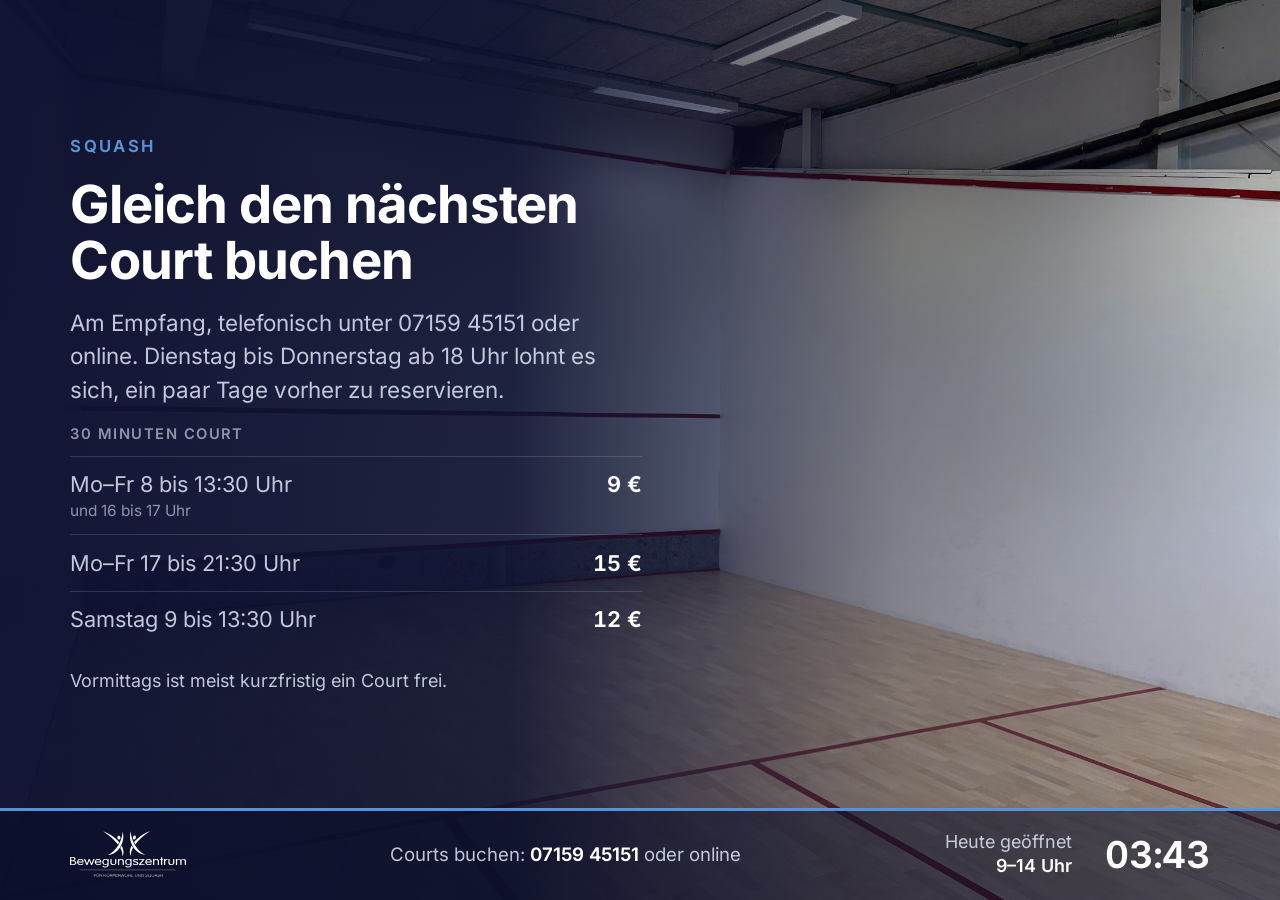
<file: squash/index.html>
<!doctype html>
<html lang="de">
<head>
<meta charset="utf-8">
<meta name="viewport" content="width=device-width, initial-scale=1">
<meta name="robots" content="noindex, nofollow">
<title>BKS Fernseher Squash</title>
<!--
  Slides fuer den Fernseher im Squashbereich.

  Gleicher Stil und gleicher Ablauf wie die Slides im Aufenthaltsraum (../index.html):
  Folienwechsel von selbst, Neuladen einmal am Tag zwischen 6 und 7 Uhr (nur wenn der Server antwortet),
  Folien mit data-ab / data-bis erscheinen und verschwinden zum Datum von selbst,
  Folien mit data-reihe bilden Themenreihen.

  Neu hier: Court-Animationen. Ein <svg class="court" data-szene="..."> wird per Skript
  gezeichnet; die Szenen stehen unten in SZENEN. Koordinaten in Zentimetern auf dem Court
  von oben: x = 0 linke Seitenwand bis 640 rechte Seitenwand, y = 0 Vorderwand bis 975
  Rueckwand (Masse nach World Squash). Regelfolien (v-quiz) zeigen erst die Frage und loesen
  nach knapp der Haelfte der Anzeigedauer auf.

  Testen im Browser:
    ?folie=preise              nur diese Folie
    ?folie=analyse&nr=4        vierte Folie der Reihe "analyse"
    ?zeit=4.5                  Court-Animation bei 4,5 Sekunden anhalten (?zeit=ende: Endbild)
    ?aufgeloest=1              Regelfrage gleich mit Aufloesung zeigen
    ?datum=2026-11-30T10:00    so tun, als waere es dieser Zeitpunkt
    ?tempo=4                   4 Sekunden je Folie

  Schrift: alles in rem, 1rem = 1 % der Breite einer 16:9-Flaeche. Skript bewusst in ES5.

  Fotos in Folien mit data-src statt src einbinden: Sie laden erst, wenn die Folie drankommt.
  Gezeichnet werden nur die aktive und die gerade ausblendende Folie, alle anderen ruhen
  (display:none). Sonst gibt der Browser des Fernsehers auf (20.10.2026).
-->
<link rel="stylesheet" href="../schriften.css">
<style>
:root{
  --grund:   #0f1438;
  --grund-2: #1a2260;
  --indigo:  #3D4BA7;   /* Logofarbe */
  --hellblau:#5894D5;   /* Logofarbe */
  --hell:    #e8eeff;
  --text-2:  rgba(232,238,255,.82);
  --text-3:  rgba(232,238,255,.58);
  --flaeche: rgba(255,255,255,.065);
  --linie:   rgba(255,255,255,.14);
  --papier:  #ffffff;
  --tinte:   #111318;
}
html{font-size:1vw}
html,body{margin:0;height:100%;overflow:hidden;background:var(--grund);color:#fff;cursor:none}
body{font-family:'Inter',system-ui,sans-serif;font-synthesis:none;-webkit-font-smoothing:antialiased;
  font-feature-settings:"tnum" 0, "cv11" 1}
*{box-sizing:border-box}

#buehne{position:fixed;top:0;right:0;bottom:0;left:0;
  background:
    radial-gradient(70rem 40rem at 88% -8%, rgba(88,148,213,.22), transparent 70%),
    radial-gradient(60rem 36rem at -10% 110%, rgba(61,75,167,.35), transparent 70%),
    linear-gradient(160deg, var(--grund-2), var(--grund) 72%)}

/* ---------- Folien (wie im Aufenthaltsraum) ---------- */
.folie{position:absolute;top:0;left:0;right:0;bottom:7.2rem;
  padding:4.2rem 5.5rem 2.6rem;display:grid;grid-template-columns:1.12fr 1fr;grid-gap:4.5rem;
  align-items:center;opacity:0;visibility:hidden;transition:opacity .9s ease, visibility 0s linear .9s}
.folie.aktiv{opacity:1;visibility:visible;transition:opacity .9s ease, visibility 0s}
/* Nur die aktive und die gerade ausblendende Folie werden gezeichnet (siehe zeige()).
   !important, weil v-reihe & Co. weiter unten ihr eigenes display setzen. */
.folie.ruht{display:none!important}

.folie .ein{opacity:0;transform:translateY(1.2rem)}
.folie.aktiv .ein{animation:rein .8s cubic-bezier(.2,.7,.2,1) both;animation-delay:calc(var(--d, 0) * 90ms + 150ms)}
@keyframes rein{from{opacity:0;transform:translateY(1.2rem)}to{opacity:1;transform:none}}

.dach{font-size:1.3rem;font-weight:650;letter-spacing:.14em;text-transform:uppercase;color:var(--hellblau);margin:0 0 1.6rem}
h2{font-size:4.1rem;line-height:1.07;font-weight:720;letter-spacing:-.015em;margin:0 0 1.4rem;color:#fff}
h2.mittel{font-size:3.5rem}
h2.frage{font-size:3.1rem;line-height:1.16;font-weight:700}
.akzent{font-family:'Instrument Serif',Georgia,serif;font-style:italic;font-weight:400;font-size:3.1rem;line-height:1.15;color:var(--hell);margin:0 0 1.8rem}
p{font-size:1.75rem;line-height:1.48;color:var(--text-2);margin:0 0 1.5rem;max-width:46rem}
p strong{color:#fff;font-weight:650}
.hinweis{display:inline-block;font-size:1.6rem;font-weight:600;color:#fff;padding:1rem 1.5rem;border-radius:.8rem;
  background:rgba(88,148,213,.16);border:1px solid rgba(88,148,213,.45);margin-top:.6rem}
.quelle{font-size:1.1rem;color:var(--text-3);margin-top:1.6rem;line-height:1.4}
.klein{font-size:1.25rem;color:var(--text-3);line-height:1.4}

.karte{background:var(--flaeche);border:1px solid var(--linie);border-radius:1.6rem;padding:2.6rem 2.8rem}
.karte.hell{background:var(--papier);color:var(--tinte);border:0}

.zahl b{display:block;font-size:12rem;line-height:.95;font-weight:780;letter-spacing:-.04em;color:var(--hellblau)}
.zahl span{display:block;font-size:2rem;color:var(--hell);margin-top:1.2rem;font-weight:500}
.merke{margin-top:2.4rem;padding-top:1.8rem;border-top:1px solid var(--linie);font-size:1.6rem;line-height:1.45;color:var(--text-2)}
.merke strong{color:#fff}

.preise{width:100%;border-collapse:collapse}
.preise th{font-size:1.15rem;font-weight:600;letter-spacing:.1em;text-transform:uppercase;color:var(--text-3);text-align:right;padding:0 0 1rem 1.5rem}
.preise th:first-child{text-align:left;padding-left:0}
.preise td{font-size:1.7rem;padding:1.15rem 0;border-top:1px solid var(--linie);color:var(--text-2);vertical-align:baseline}
.preise td.p{text-align:right;color:#fff;font-weight:650;white-space:nowrap;padding-left:1.5rem;font-feature-settings:"tnum" 1}
.preise td small{display:block;font-size:1.2rem;color:var(--text-3);margin-top:.25rem}
.preise-titel{font-size:1.3rem;font-weight:650;letter-spacing:.12em;text-transform:uppercase;color:var(--hellblau);margin:0 0 1.4rem}

.schritte{list-style:none;margin:0;padding:0;counter-reset:s}
.schritte li{counter-increment:s;position:relative;padding:1.7rem 1.8rem 1.7rem 6.4rem;margin-bottom:1.2rem;
  background:var(--flaeche);border:1px solid var(--linie);border-radius:1.2rem;font-size:1.8rem;line-height:1.4;color:#fff}
.schritte li:before{content:counter(s);position:absolute;left:1.8rem;top:50%;margin-top:-1.7rem;width:3.4rem;height:3.4rem;border-radius:50%;
  background:var(--hellblau);color:var(--grund);font-weight:750;font-size:1.7rem;line-height:3.4rem;text-align:center}
.schritte li small{display:block;font-size:1.35rem;color:var(--text-2);margin-top:.35rem;font-weight:400}
.fehler{margin-top:1.8rem;font-size:1.55rem;line-height:1.45;color:var(--text-2);padding-left:1.4rem;border-left:.35rem solid #e08a5b;max-width:46rem}
.fehler strong{color:#fff}
.fehler.tipp{border-left-color:var(--hellblau)}

.kacheln .kachel{display:-webkit-box;display:flex;margin-bottom:1.3rem;background:var(--flaeche);border:1px solid var(--linie);border-radius:1.2rem;padding:1.8rem 2rem}
.kachel .nr{flex:0 0 auto;width:3.6rem;height:3.6rem;border-radius:50%;border:2px solid var(--hellblau);color:var(--hellblau);
  font-weight:750;font-size:1.7rem;line-height:3.3rem;text-align:center;margin-right:1.8rem}
.kachel h3{margin:0 0 .4rem;font-size:2rem;font-weight:680;color:#fff}
.kachel p{margin:0;font-size:1.45rem;line-height:1.42}
.stempel{display:inline-block;font-size:1.7rem;font-weight:700;color:var(--grund);background:var(--hell);padding:.9rem 1.5rem;border-radius:.8rem;margin-right:1rem}

.qr{display:-webkit-box;display:flex;flex-direction:column;align-items:center;text-align:center}
.qr img{width:27rem;height:27rem;display:block}
.qr .unter{font-size:1.7rem;font-weight:650;color:var(--tinte);margin-top:1.4rem}

/* ---------- Varianten aus dem Aufenthaltsraum ---------- */
.v-foto .hintergrund{position:absolute;top:0;left:0;right:0;bottom:-7.2rem;z-index:0;overflow:hidden}
.v-foto .hintergrund img{width:100%;height:100%;object-fit:cover;display:block}
.v-foto .hintergrund:after{content:"";position:absolute;top:0;left:0;right:0;bottom:0;
  background:linear-gradient(90deg, rgba(13,17,48,.97) 0%, rgba(13,17,48,.9) 40%, rgba(13,17,48,.35) 70%, rgba(13,17,48,.1) 100%)}
.v-foto > div:not(.hintergrund){position:relative;z-index:1}

.folie.v-panel{grid-template-columns:.95fr 1.05fr;padding-left:0}
.v-panel > .panel{-webkit-box-ordinal-group:0;order:-1;align-self:stretch;margin:-4.2rem 0 -2.6rem 0;padding:4rem 4rem 4rem 5.5rem;
  background:var(--hellblau);display:-webkit-box;display:flex;-webkit-box-orient:vertical;flex-direction:column;justify-content:center}
.panel .zahl b{color:var(--grund);font-size:13rem}
.panel .zahl span{color:var(--grund);font-weight:600}
.panel .merke{color:rgba(15,20,56,.85);border-top-color:rgba(15,20,56,.25)}
.panel .merke strong{color:var(--grund)}

.folie.v-reihe{display:-webkit-box;display:flex;-webkit-box-orient:vertical;flex-direction:column;justify-content:center;align-items:stretch;grid-gap:0;gap:0}
.v-reihe > div:first-child{display:grid;grid-template-columns:1.25fr 1fr;grid-column-gap:4.5rem;align-items:end;margin-bottom:3.2rem}
.v-reihe > div:first-child > .dach,.v-reihe > div:first-child > h2{grid-column:1 / -1}
.v-reihe > div:first-child > p,.v-reihe > div:first-child > .fehler{margin:0}

.datum-block{display:-webkit-inline-box;display:inline-flex;align-items:center;background:var(--hellblau);color:var(--grund);
  border-radius:1.4rem;padding:1.2rem 2.2rem 1.2rem 1.8rem;margin-bottom:2.2rem}
.datum-block b{font-size:6.8rem;font-weight:800;line-height:.9;letter-spacing:-.03em;margin-right:1.4rem}
.datum-block span{display:block;font-size:2.1rem;font-weight:720;line-height:1.15}
.datum-block em{display:block;font-style:normal;font-size:1.25rem;font-weight:650;letter-spacing:.08em;text-transform:uppercase;margin-top:.35rem}

.folie.v-hell{background:linear-gradient(160deg, #f1f4fd 0%, #dfe6f8 100%)}
.v-hell .dach{color:var(--indigo)}
.v-hell h2{color:var(--grund)}
.v-hell p{color:#3b4272}
.v-hell .karte.hell{background:var(--indigo);color:#fff;box-shadow:0 2rem 4rem rgba(29,36,96,.25)}
.v-hell .preise-titel{color:#c9dbff}
.liste{list-style:none;margin:0;padding:0}
.liste li{font-size:2.1rem;font-weight:600;line-height:1.3;padding:1.2rem 0;border-top:1px solid rgba(255,255,255,.16);color:#fff}
.liste li:first-child{border-top:0}
.liste li small{display:block;font-size:1.35rem;font-weight:400;color:#c9dbff;margin-top:.2rem}

/* ================= Neu fuer den Squashbereich ================= */

/* Court-Folie: Text links, Court rechts */
.folie.v-court{grid-template-columns:1fr auto;grid-gap:6rem}
/* Regelfrage: Court links, Frage und Aufloesung rechts */
.folie.v-quiz{grid-template-columns:auto 1fr;grid-gap:5.5rem}
/* Uebung zu zweit: Schritte links, Court in der Mitte, worauf achten rechts */
.folie.v-drill{grid-template-columns:1.15fr auto .75fr;grid-gap:3.8rem}

.court-box{text-align:center}
svg.court{display:block;width:25.1rem;height:38.8rem;overflow:visible}
.legende{margin-top:.9rem;font-size:1.25rem;color:var(--text-2);white-space:nowrap}
.legende i{display:inline-block;width:2rem;height:2rem;border-radius:50%;font-style:normal;font-weight:750;font-size:1.05rem;line-height:1.75rem;
  color:#fff;text-align:center;margin:0 .45rem 0 1.4rem;vertical-align:middle;border:2px solid #fff}
.legende i:first-child{margin-left:0}
.legende i.a{background:var(--indigo)}
.legende i.b{background:#2b3050}
.legende i.auf{background:transparent;border-color:var(--hellblau);width:1.6rem;height:1.6rem}

/* Court in SVG-Einheiten (1 = 1 cm) */
.court text{font-family:'Inter',system-ui,sans-serif}
.court .boden{fill:#ecdfc6}
.court .diele{stroke:rgba(120,85,40,.08);stroke-width:2}
.court .linie{stroke:#c8372d;stroke-width:5}
.court .wand{fill:none;stroke:#f3f5fb;stroke-width:16}
.court .wand-text{fill:rgba(232,238,255,.7);font-size:26px;font-weight:650;letter-spacing:.16em;text-transform:uppercase}
.court .zone{fill:rgba(88,148,213,.24);stroke:#3D4BA7;stroke-width:3;stroke-dasharray:10 8}
.court .zone.box{fill:rgba(88,148,213,.32);stroke:none}
.court .spur{fill:none;stroke-width:7;stroke-linejoin:round;stroke-linecap:round}
.court .spur-A{stroke:#3D4BA7}
.court .spur-B{stroke:#2b3050}
.court .weg{fill:none;stroke-width:6;stroke-dasharray:1 13;stroke-linecap:round;stroke-linejoin:round}
.court .weg-A{stroke:#3D4BA7}
.court .weg-B{stroke:#2b3050}
.court .geist{fill:none;stroke:#3D4BA7;stroke-width:5;stroke-dasharray:14 11;opacity:0;transition:opacity .6s}
.court .geist.falsch{stroke:#c8372d}
.court .hilfe line{stroke:#5894D5;stroke-width:4;stroke-dasharray:12 10}
.court .hilfe,.court .notiz{opacity:0;transition:opacity .6s}
.court .notiz{fill:#1d2140;font-size:30px;font-weight:650;paint-order:stroke;stroke:#ecdfc6;stroke-width:9;stroke-linejoin:round}
.court .m-w{fill:#fff;stroke:#3D4BA7;stroke-width:5}
.court .m-b{fill:none;stroke:#3D4BA7;stroke-width:4}
.court .m-x{fill:rgba(200,55,45,.16);stroke:#c8372d;stroke-width:6}
.court .ball{fill:#111318;stroke:#fff;stroke-width:3}
.court .sp circle{stroke:#fff;stroke-width:4}
.court .sp-A circle{fill:#3D4BA7}
.court .sp-B circle{fill:#2b3050}
.court .sp text{fill:#fff;font-size:32px;font-weight:750}

/* Regelfrage */
.wahl{margin:2.2rem 0 0}
.wahl span{display:inline-block;font-size:1.7rem;font-weight:650;color:#fff;border:2px solid rgba(255,255,255,.35);border-radius:3rem;
  padding:.7rem 1.6rem;margin:0 .8rem .9rem 0;transition:opacity .6s, background-color .6s, color .6s, border-color .6s}
.folie.aufgeloest .wahl span{opacity:.3}
.folie.aufgeloest .wahl span.richtig{opacity:1;background:var(--hellblau);border-color:var(--hellblau);color:var(--grund)}
.gleich{font-size:1.35rem;color:var(--text-3);margin-top:.4rem}
.folie.aufgeloest .gleich{display:none}
.aufloesung{margin-top:1.4rem;padding:1.7rem 2.1rem;border-radius:1.2rem;background:rgba(88,148,213,.16);border:1px solid rgba(88,148,213,.5);
  font-size:1.7rem;line-height:1.45;color:var(--text-2);max-width:50rem;opacity:0}
.aufloesung b{color:#fff;font-weight:700}
.aufloesung .quelle{margin-top:.9rem}
.aufloesung ul{list-style:none;margin:0;padding:0}
.aufloesung li{padding:.35rem 0}
.folie.aktiv.aufgeloest .aufloesung{animation:rein .8s cubic-bezier(.2,.7,.2,1) both}

/* Uebung zu zweit */
.v-drill h2{font-size:3.6rem}
.v-drill .schritte li,.schritte.kompakt li{font-size:1.6rem;padding:1.3rem 1.4rem 1.3rem 5.4rem;margin-bottom:1rem}
.v-drill .schritte li:before,.schritte.kompakt li:before{left:1.4rem;width:3rem;height:3rem;line-height:3rem;margin-top:-1.5rem;font-size:1.5rem}
.v-drill .schritte li small,.schritte.kompakt li small{font-size:1.3rem}
.achten ul{list-style:none;margin:0;padding:0}
.achten li{position:relative;font-size:1.6rem;line-height:1.4;color:#fff;padding:1.1rem 0 1.1rem 2.4rem;border-top:1px solid var(--linie)}
.achten li:first-child{border-top:0;padding-top:0}
.achten li:before{content:"";position:absolute;left:0;top:1.65rem;width:1rem;height:1rem;border-radius:50%;background:var(--hellblau)}
.achten li:first-child:before{top:.55rem}
.karte.achten{padding:2.4rem 2.4rem}

/* Zaehlweise: drei grosse Zahlen */
.zahlen{display:grid;grid-template-columns:repeat(3, minmax(0, 1fr));grid-gap:1.8rem}
.zahlen div{background:var(--flaeche);border:1px solid var(--linie);border-radius:1.4rem;padding:2.4rem 2.6rem 2.6rem}
.zahlen b{display:block;font-size:8.5rem;line-height:1;font-weight:780;letter-spacing:-.03em;color:var(--hellblau);font-feature-settings:"tnum" 1}
.zahlen span{display:block;font-size:1.75rem;line-height:1.38;color:#fff;margin-top:1.3rem}

/* Squashbaelle */
.baelle{display:grid;grid-template-columns:repeat(4, minmax(0, 1fr));grid-gap:1.6rem}
.baelle > div{background:var(--flaeche);border:1px solid var(--linie);border-radius:1.4rem;padding:2.2rem 2.2rem 2.4rem}
.ballbild{position:relative;width:7rem;height:7rem;border-radius:50%;margin-bottom:1.7rem;
  background:radial-gradient(circle at 35% 30%, #505566, #111318 68%);box-shadow:0 1rem 2rem rgba(0,0,0,.35)}
.ballbild i{position:absolute;top:2.8rem;left:2.8rem;width:1.4rem;height:1.4rem;border-radius:50%}
.ballbild i.l{left:1.7rem}
.ballbild i.r{left:3.9rem}
.baelle h3{margin:0 0 .5rem;font-size:2.1rem;font-weight:700;color:#fff}
.baelle p{font-size:1.5rem;line-height:1.4;margin:0}
.baelle p small{display:block;font-size:1.3rem;color:var(--text-3);margin-top:.3rem}

/* Fuer Sie oder jemand Bekanntes: Foto ueber die halbe Flaeche bis an den Rand, Text daneben */
.folie.v-halb{grid-template-columns:1.15fr .85fr;padding-right:0}
.v-halb .bild{position:relative;align-self:stretch;margin:-4.2rem 0 -2.6rem 0;overflow:hidden}
.v-halb .bild img{position:absolute;top:0;left:0;width:100%;height:100%;object-fit:cover;object-position:50% 30%;display:block}
.folie.v-halb.links{grid-template-columns:.85fr 1.15fr;padding-right:5.5rem;padding-left:0}
.folie.familie h2.mittel{font-size:3.2rem}
.folie.familie .akzent{font-size:2.6rem;margin-bottom:1.4rem}
.folie.familie p{font-size:1.65rem}
.zeiten{display:grid;grid-template-columns:repeat(5, minmax(0, 1fr));grid-gap:.8rem;max-width:46rem;margin:.2rem 0 1.8rem}
.zeiten div{background:var(--flaeche);border:1px solid var(--linie);border-radius:1rem;padding:1rem .6rem;text-align:center}
.zeiten b{display:block;font-size:1.25rem;font-weight:700;letter-spacing:.08em;text-transform:uppercase;color:var(--hellblau)}
.zeiten span{display:block;font-size:1.5rem;font-weight:650;line-height:1.25;color:#fff;margin-top:.35rem}
.v-halb.links .bild{-webkit-box-ordinal-group:0;order:-1}
.weiter{display:-webkit-box;display:flex;align-items:center;margin-top:2.2rem;max-width:46rem;
  background:var(--flaeche);border:1px solid var(--linie);border-radius:1.2rem;padding:1.4rem 1.8rem 1.4rem 1.4rem}
.weiter .qrfeld{flex:0 0 auto;width:8.6rem;height:8.6rem;background:#fff;border-radius:.8rem;padding:.4rem;margin-right:1.8rem}
.weiter .qrfeld img{width:100%;height:100%;display:block}
.weiter b{display:block;font-size:1.75rem;line-height:1.3;color:#fff;font-weight:700}
.weiter span{display:block;font-size:1.4rem;line-height:1.4;color:var(--text-2);margin-top:.4rem}
.weiter span strong{color:#fff;font-weight:650}

/* Farbblock rechts statt links (Trainerstunde) */
.folie.v-panel.rechts{grid-template-columns:1.1fr .9fr;padding-left:5.5rem;padding-right:0}
.v-panel.rechts > .panel{-webkit-box-ordinal-group:3;order:2;padding:4rem 5.5rem 4rem 4.5rem}
.erfolge{list-style:none;margin:2.4rem 0 0;padding:0}
.erfolge li{position:relative;padding:1.3rem 0 1.3rem 4.4rem;border-top:1px solid var(--linie);font-size:2.4rem;font-weight:700;line-height:1.2;color:#fff}
.erfolge li:first-child{border-top:0}
.erfolge li:before{content:"";position:absolute;left:.4rem;top:1.75rem;width:2.2rem;height:2.2rem;border-radius:50%;
  background:var(--hellblau);box-shadow:0 0 0 .5rem rgba(88,148,213,.22)}
.erfolge li small{display:block;font-size:1.5rem;font-weight:400;color:var(--text-2);margin-top:.35rem}

/* Trainerstunde mit Foto: etwas kompakter, damit Erfolge und Preis neben das Bild passen */
.trainer-foto .erfolge{margin:1.6rem 0 2.2rem}
.trainer-foto .erfolge li{font-size:2.1rem;padding:1rem 0 1rem 4rem}
.trainer-foto .erfolge li:before{top:1.35rem;width:2rem;height:2rem}
.trainer-foto .erfolge li small{font-size:1.4rem}
.trainer-foto .kaufen b{font-size:5.6rem}
.bildnachweis{position:absolute;right:1.4rem;bottom:1.1rem;font-size:1.1rem;color:rgba(255,255,255,.88);
  text-shadow:0 1px 3px rgba(0,0,0,.7)}

/* Was die Trainerstunde bringt: drei Karten */
.stufen{display:grid;grid-template-columns:repeat(3, minmax(0, 1fr));grid-gap:1.8rem}
.stufen > div{background:var(--flaeche);border:1px solid var(--linie);border-radius:1.4rem;padding:2.4rem 2.4rem 2.6rem}
.stufen b{display:block;font-size:1.25rem;font-weight:700;letter-spacing:.12em;text-transform:uppercase;color:var(--hellblau);margin-bottom:.9rem}
.stufen h3{margin:0 0 .7rem;font-size:2.2rem;font-weight:700;line-height:1.2;color:#fff}
.stufen p{font-size:1.55rem;line-height:1.45;margin:0}

/* Schlaeger: Produktfoto auf seinem eigenen Grund, ueber die halbe Flaeche */
.v-halb .bild.produkt img{object-fit:contain;object-position:50% 50%}
.werte{display:grid;grid-template-columns:repeat(2, minmax(0, 1fr));grid-gap:1rem;max-width:46rem;margin:.4rem 0 2rem}
.werte div{background:var(--flaeche);border:1px solid var(--linie);border-radius:1rem;padding:1rem 1.4rem}
.werte b{display:block;font-size:1.15rem;font-weight:650;letter-spacing:.1em;text-transform:uppercase;color:var(--text-3)}
.werte span{display:block;font-size:1.9rem;font-weight:700;color:#fff;margin-top:.2rem;font-feature-settings:"tnum" 1}
.kaufen{display:-webkit-box;display:flex;align-items:baseline}
.kaufen b{font-size:6.4rem;font-weight:780;line-height:1;letter-spacing:-.03em;color:var(--hellblau);margin-right:2rem;font-feature-settings:"tnum" 1}
.kaufen span{font-size:1.7rem;font-weight:600;color:#fff}

/* ---------- Fusszeile ---------- */
.fuss{position:fixed;left:0;right:0;bottom:0;height:7.2rem;display:-webkit-box;display:flex;align-items:center;justify-content:space-between;
  padding:0 5.5rem;border-top:1px solid var(--linie);background:rgba(10,13,40,.55)}
.fuss img{height:3.6rem;display:block}
.fuss .buchen{font-size:1.45rem;color:var(--text-2)}
.fuss .buchen strong{color:#fff;font-weight:650}
.fuss .zeit{display:-webkit-box;display:flex;align-items:center}
.fuss .offen{font-size:1.4rem;color:var(--text-2);margin-right:2.6rem;text-align:right;line-height:1.35}
.fuss .offen strong{color:#fff;font-weight:600}
.fuss .uhr{font-size:2.9rem;font-weight:650;letter-spacing:-.01em;font-feature-settings:"tnum" 1;color:#fff}
.fortschritt{position:absolute;left:0;top:-1px;height:3px;width:0;background:var(--hellblau)}
</style>
</head>
<body>
<div id="buehne">

<!-- ================================================================
     INFOS. Preise und Zeiten aus dem Vault (Squash-Vermietung, eGym-Wellpass,
     Shop-Kleingeraete), Buchungshinweis wie auf der Website /squash. Stand 15.10.2026.
     ================================================================ -->
<section class="folie v-foto" data-id="preise">
  <div>
    <div class="dach ein">Squash</div>
    <h2 class="ein" style="--d:1">Gleich den nächsten Court buchen</h2>
    <p class="ein" style="--d:2">Am Empfang, telefonisch unter 07159&nbsp;45151 oder online. Dienstag bis Donnerstag ab 18 Uhr lohnt es sich, ein paar Tage vorher zu reservieren.</p>
    <table class="preise ein" style="--d:3;max-width:46rem">
      <tr><th>30 Minuten Court</th><th></th></tr>
      <tr><td>Mo–Fr 8 bis 13:30 Uhr<small>und 16 bis 17 Uhr</small></td><td class="p">9&nbsp;€</td></tr>
      <tr><td>Mo–Fr 17 bis 21:30 Uhr</td><td class="p">15&nbsp;€</td></tr>
      <tr><td>Samstag 9 bis 13:30 Uhr</td><td class="p">12&nbsp;€</td></tr>
    </table>
    <div class="quelle ein" style="--d:4;font-size:1.4rem;color:var(--text-2)">Vormittags ist meist kurzfristig ein Court frei.</div>
  </div>
  <div class="hintergrund"><img data-src="../bilder/squash-court.jpg" alt=""></div>
</section>

<section class="folie v-panel" data-id="wellpass">
  <div>
    <div class="dach ein">Wellpass</div>
    <h2 class="ein" style="--d:1">Mit Wellpass auf den Court</h2>
    <p class="ein" style="--d:2">Wellpass-Mitglieder spielen bei uns auch Squash. Den Court buchen Sie wie gewohnt am Empfang, telefonisch oder online.</p>
  </div>
  <div class="panel ein" style="--d:2">
    <div class="zahl"><b>30</b><span>Minuten Spielzeit je Check-in</span></div>
    <div class="merke">Egal zu welcher Uhrzeit.</div>
  </div>
</section>

<section class="folie v-hell" data-id="ausruestung">
  <div>
    <div class="dach ein">Am Empfang</div>
    <h2 class="ein" style="--d:1">Griffband durch? Ball kaputt?</h2>
    <p class="ein" style="--d:2">Griffbänder, Bälle und Schläger gibt es bei uns am Empfang zu kaufen. Etwas zu trinken für danach auch.</p>
  </div>
  <div class="karte hell ein" style="--d:2">
    <div class="preise-titel">Zu kaufen am Empfang</div>
    <ul class="liste">
      <li>Griffbänder</li>
      <li>Squashbälle</li>
      <li>Squashschläger</li>
      <li>Getränke</li>
    </ul>
  </div>
</section>

<section class="folie v-reihe" data-id="ball">
  <div>
    <div class="dach ein">Gut zu wissen · Squashbälle</div>
    <h2 class="ein" style="--d:1">Welcher Ball passt zu Ihnen?</h2>
    <p class="ein" style="--d:2">Die Punkte auf dem Ball zeigen, wie stark er springt. Je weniger er springt, desto schneller müssen Sie am Ball sein.</p>
    <div class="fehler tipp ein" style="--d:3"><strong>Übrigens:</strong> Ein kalter Ball springt kaum. Nach ein paar Minuten Spiel ist er warm.</div>
  </div>
  <div class="baelle">
    <div class="ein" style="--d:2"><div class="ballbild"><i class="l" style="background:#f2c418"></i><i class="r" style="background:#f2c418"></i></div><h3>Doppelt gelb</h3><p>springt am wenigsten<small>für geübte Spieler</small></p></div>
    <div class="ein" style="--d:3"><div class="ballbild"><i style="background:#f2c418"></i></div><h3>Einfach gelb</h3><p>springt etwas mehr</p></div>
    <div class="ein" style="--d:4"><div class="ballbild"><i style="background:#e0453a"></i></div><h3>Rot</h3><p>springt deutlich mehr<small>für Freizeitspieler</small></p></div>
    <div class="ein" style="--d:5"><div class="ballbild"><i style="background:#3f8fe0"></i></div><h3>Blau</h3><p>springt am meisten<small>für den Einstieg</small></p></div>
  </div>
</section>

<!-- Ersttestung-Aktion: Termine bis 15.12. (Vault, Ersttestung-Aktion). "links und rechts im
     Vergleich" wie bei der Kurzmessung am Offenen Samstag (VALD). -->
<section class="folie" data-id="ersttestung" data-bis="2026-12-16T00:00">
  <div>
    <div class="dach ein">Aktion bis 15. Dezember</div>
    <h2 class="ein mittel" style="--d:1">Beim Squash arbeitet eine Seite mehr.</h2>
    <div class="akzent ein" style="--d:2">Wie groß ist der Unterschied bei Ihnen?</div>
    <p class="ein" style="--d:3">In der Ersttestung messen wir Kraft, Beweglichkeit und Gleichgewicht, links und rechts im Vergleich. Die Ergebnisse besprechen wir mit Ihnen, einen Ausdruck gibt es zum Mitnehmen.</p>
    <div class="hinweis ein" style="--d:4">Termine am Empfang oder unter 07159&nbsp;45151</div>
  </div>
  <div class="karte ein" style="--d:2">
    <div class="preise-titel">Ersttestung</div>
    <div class="zahl"><b>59,90&nbsp;€</b><span>statt <s>80&nbsp;€</s></span></div>
    <div class="merke">Dauer rund <strong>45 Minuten</strong>, mit Besprechung der Ergebnisse.</div>
  </div>
</section>

<!-- Offener Samstag bis 28.11., 13 Uhr. Wie im Aufenthaltsraum ohne Preise neben "Eintritt frei". -->
<section class="folie" data-id="samstag" data-bis="2026-11-28T13:00">
  <div>
    <div class="datum-block ein"><b>28</b><div><span>November</span><em>Samstag · 10 bis 13 Uhr</em></div></div>
    <h2 class="ein" style="--d:1">Offener Samstag</h2>
    <div class="akzent ein" style="--d:2">Bringen Sie jemanden mit.</div>
    <p class="ein" style="--d:3">Wer Squash noch nicht kennt, kann es an diesem Vormittag ausprobieren. Und wer sich mehr für die Trainingsfläche interessiert, setzt sich an ein Gerät oder macht eine kurze Kraftmessung.</p>
    <div class="ein" style="--d:4"><span class="stempel">Eintritt frei</span><span class="klein">ohne Anmeldung</span></div>
  </div>
  <div class="kacheln">
    <div class="kachel ein" style="--d:2"><div class="nr">1</div><div><h3>Squash ausprobieren</h3><p>Schläger und Bälle stellen wir. Nach einer kurzen Einweisung geht es los.</p></div></div>
    <div class="kachel ein" style="--d:3"><div class="nr">2</div><div><h3>Kurzmessung der Beinkraft</h3><p>Im Sitzen, links und rechts im Vergleich. Das Ergebnis gibt es auf einer Karte zum Mitnehmen.</p></div></div>
    <div class="kachel ein" style="--d:4"><div class="nr">3</div><div><h3>Trainingsfläche kennenlernen</h3><p>Kurz an ein Gerät setzen und ausprobieren, mit leichtem Gewicht und mit einem von uns daneben.</p></div></div>
  </div>
</section>

<section class="folie" data-id="bewertung">
  <div>
    <div class="dach ein">Ihre Rückmeldung auf Google</div>
    <h2 class="ein" style="--d:1">Was andere über uns lesen, schreiben Sie.</h2>
    <p class="ein" style="--d:2">Wer einen Squash-Court in der Nähe sucht, liest zuerst, was andere hier geschrieben haben. Ein paar Sätze von Ihnen helfen bei der Entscheidung.</p>
    <p class="ein klein" style="--d:3;font-size:1.45rem">Wir lesen jede Rückmeldung und antworten auf jede. Ganz freiwillig – und wenn Ihnen etwas nicht gefällt, schreiben Sie es bitte ebenso offen oder sprechen Sie uns direkt an.</p>
  </div>
  <div class="karte hell qr ein" style="--d:2">
    <img data-src="../bilder/qr-bewertung.svg" alt="QR-Code zur Google-Bewertung">
    <div class="unter">Code scannen und Ihre Erfahrung schildern</div>
  </div>
</section>

<!-- ================================================================
     TRAINERSTUNDE (Nils, 16.10.2026): 60 EUR, 60 Minuten, Court inklusive.
     Erfolge nach Angabe Nils; U19-WM 2019 Kuala Lumpur laut DSQV Baden-Wuerttemberg.
     Foto: Christian Lortat, Bundesliga-Playoffs (Instagram squash_bw, 17.05.2026), auf Nils
     zugeschnitten, der Gegner ist nicht im Bild. Einsatz auf Wunsch Nils mit Fotonachweis.
     ================================================================ -->
<section class="folie v-halb trainer-foto" data-id="trainer">
  <div>
    <div class="dach ein">Trainerstunde</div>
    <h2 class="ein mittel" style="--d:1">Squash lernen bei Nils&nbsp;Schwab</h2>
    <ul class="erfolge">
      <li class="ein" style="--d:2">Deutscher Jugendmeister</li>
      <li class="ein" style="--d:3">Jugendnationalspieler<small>U19-Weltmeisterschaft 2019 in Kuala Lumpur</small></li>
      <li class="ein" style="--d:4">Aktuell Bundesligaspieler<small>für die Sport-Insel Stuttgart</small></li>
    </ul>
    <div class="kaufen ein" style="--d:5"><b>60&nbsp;€</b><span>60 Minuten, Court inklusive</span></div>
    <div class="quelle ein" style="--d:6;font-size:1.4rem;color:var(--text-2)">Termin am Empfang oder unter 07159&nbsp;45151</div>
  </div>
  <div class="bild"><img data-src="../bilder/nils-schwab-bundesliga.jpg" alt="Nils Schwab in der Squash-Bundesliga" style="object-position:50% 25%"><span class="bildnachweis">Foto: Christian Lortat</span></div>
</section>

<section class="folie v-reihe" data-id="trainer-inhalt">
  <div>
    <div class="dach ein">Trainerstunde mit Nils Schwab</div>
    <h2 class="ein" style="--d:1">Was Sie hier sehen, üben wir auf dem Court.</h2>
    <p class="ein" style="--d:2">Eine Stunde, Court inklusive, für 60&nbsp;€. Ob Sie gerade anfangen oder schon in der Liga spielen: Wir arbeiten an dem, was Ihr Spiel weiterbringt.</p>
    <div class="fehler tipp ein" style="--d:3"><strong>Termin</strong> am Empfang oder unter 07159&nbsp;45151</div>
  </div>
  <div class="stufen">
    <div class="ein" style="--d:2"><b>Einstieg</b><h3>Griff, Schlag, Laufweg</h3><p>Damit der Ball von Anfang an sauber an die Vorderwand kommt.</p></div>
    <div class="ein" style="--d:3"><b>Freizeit</b><h3>Gezielt spielen</h3><p>Longline, Boast und Stopp bewusst einsetzen, statt den Ball nur zurückzuspielen.</p></div>
    <div class="ein" style="--d:4"><b>Wettkampf</b><h3>Taktik und Druck</h3><p>Druck aus dem Hinterfeld, das T beherrschen und die eigenen Schwachstellen angehen.</p></div>
  </div>
</section>

<!-- ================================================================
     SCHLAEGER (Verkauf am Empfang, Preise Nils 16.10.2026). Bilder: Dunlop-Produktfotos von
     dunlopsports.com. Revelation 125: Werte vom Preisschild am Empfang (Artikelnummer 10316318), Gewicht
     125 g wie bei Dunlop (Preisschild: 156 g; Entscheidung Nils 16.10.2026). Tristorm: Zielgruppe,
     Material, Vibra-Stopp und UVP vom Preisschild, Gewicht 145 g und Balance extra kopfleicht von
     Dunlop (Preisschild: 177 g, leicht kopflastig; Entscheidung Nils 16.10.2026).
     ================================================================ -->
<section class="folie v-halb" data-id="tristorm">
  <div>
    <div class="dach ein">Zu kaufen am Empfang</div>
    <h2 class="ein" style="--d:1">Dunlop Tristorm Graphite</h2>
    <div class="akzent ein" style="--d:2">Für Einsteiger und Fortgeschrittene.</div>
    <div class="werte ein" style="--d:3">
      <div><b>Gewicht</b><span>145&nbsp;g</span></div>
      <div><b>Schlagfläche</b><span>500&nbsp;cm²</span></div>
      <div><b>Balance</b><span>extra kopfleicht</span></div>
      <div><b>Material</b><span>HM-Graphit</span></div>
    </div>
    <div class="kaufen ein" style="--d:4"><b>69,90&nbsp;€</b><span>statt <s>99,95&nbsp;€</s> UVP</span></div>
    <div class="quelle ein" style="--d:5">Mit Vibra-Stopp. Angaben Dunlop</div>
  </div>
  <div class="bild produkt" style="background:#ffffff"><img data-src="../bilder/schlaeger-tristorm-graphite.jpg" alt="Dunlop Tristorm Graphite"></div>
</section>

<section class="folie v-halb links" data-id="soniccore">
  <div>
    <div class="dach ein">Zu kaufen am Empfang</div>
    <h2 class="ein mittel" style="--d:1">Dunlop SonicCore Revelation&nbsp;125</h2>
    <div class="akzent ein" style="--d:2">Für Fortgeschrittene und Ligaspieler.</div>
    <div class="werte ein" style="--d:3">
      <div><b>Gewicht</b><span>125&nbsp;g</span></div>
      <div><b>Schlagfläche</b><span>500&nbsp;cm²</span></div>
      <div><b>Balance</b><span>leicht grifflastig</span></div>
      <div><b>Material</b><span>Premium-Graphit</span></div>
    </div>
    <div class="kaufen ein" style="--d:4"><b>89,90&nbsp;€</b><span>statt <s>159,95&nbsp;€</s> UVP</span></div>
    <div class="quelle ein" style="--d:5">Mit Dunlop Hydramax Pro Grip. Angaben Dunlop</div>
  </div>
  <div class="bild produkt" style="background:#ededed"><img data-src="../bilder/schlaeger-soniccore-revelation-125.jpg" alt="Dunlop SonicCore Revelation 125"></div>
</section>

<!-- Gutscheine: Verkauf ab 28.11., Preise bei Kauf bis 15.12. (wie im Aufenthaltsraum) -->
<section class="folie" data-id="gutscheine" data-ab="2026-11-28T00:00" data-bis="2026-12-16T00:00" data-schalter="gutscheine">
  <div>
    <div class="dach ein">Zum Verschenken</div>
    <h2 class="ein" style="--d:1">Gutscheine für Familie und Freunde</h2>
    <div class="akzent ein" style="--d:2">Zu kaufen am Empfang.</div>
    <p class="ein" style="--d:3">Mit dem Gutschein fängt die beschenkte Person bei uns mit einer Ersttestung an. Den Gutschein gibt es als Karte mit Umschlag.</p>
  </div>
  <div class="karte ein" style="--d:2">
    <div class="preise-titel">Gutscheine</div>
    <table class="preise">
      <tr><td>Ersttestung</td><td class="p">59,90&nbsp;€</td></tr>
      <tr><td>10er-Karte Gerätetraining<small>inklusive Ersttestung</small></td><td class="p">200&nbsp;€</td></tr>
    </table>
    <div class="merke">Beide Preise gelten bei Kauf bis 15.12.</div>
  </div>
</section>

<!-- ================================================================
     REIHE: FUER SIE ODER JEMAND BEKANNTES (Gesundheitstraining, Wunsch Nils 15.10.2026)
     Squash-Spieler sollen an sich selbst oder an Bekannte denken (zuerst "Ihre Mutter /
     Ihr Vater", auf Wunsch Nils: "Sie oder jemand Bekanntes"). Regeln: keine Heilversprechen, Studie nennen,
     im Erstgespraech wird nicht gemessen (Vault, Erstgespraech). QR fuehrt auf
     www.bks-bewegungszentrum.de/gesundheitstraining.
     ================================================================ -->
<section class="folie v-halb familie" data-reihe="familie">
  <div>
    <div class="dach ein">Für Sie oder jemand Bekanntes</div>
    <h2 class="ein mittel" style="--d:1">Rücken oder Schulter machen Probleme?</h2>
    <div class="akzent ein" style="--d:2">Kommen Sie vorbei, oder erzählen Sie es weiter.</div>
    <p class="ein" style="--d:3">Bei uns trainieren Sie an Geräten, die genau auf Sie eingestellt werden. Während der ganzen Öffnungszeit ist ein Sporttherapeut auf der Fläche und hilft, wenn etwas nicht passt.</p>
    <div class="weiter ein" style="--d:4">
      <div class="qrfeld"><img data-src="../bilder/qr-gesundheitstraining.svg" alt=""></div>
      <div><b>Kostenloses Erstgespräch</b><span>Rund 30 Minuten, unter <strong>07159&nbsp;45151</strong>. Code scannen und den Link speichern oder weiterschicken.</span></div>
    </div>
  </div>
  <div class="bild"><img data-src="../bilder/schulteruebung.jpg" alt=""></div>
</section>

<section class="folie v-halb links familie" data-reihe="familie">
  <div>
    <div class="dach ein">Für Sie oder jemand Bekanntes</div>
    <h2 class="ein mittel" style="--d:1">Vorbeugen, solange nichts weh&nbsp;tut?</h2>
    <div class="akzent ein" style="--d:2">Genau dafür ist das Training da.</div>
    <p class="ein" style="--d:3">Kraft und Gleichgewicht lassen mit den Jahren nach, wenn man nichts dafür tut. In der Ersttestung messen wir, wo Sie stehen, und bauen daraus Ihren Trainingsplan.</p>
    <div class="weiter ein" style="--d:4">
      <div class="qrfeld"><img data-src="../bilder/qr-gesundheitstraining.svg" alt=""></div>
      <div><b>Kostenloses Erstgespräch</b><span>Rund 30 Minuten, unter <strong>07159&nbsp;45151</strong>. Code scannen und den Link speichern oder weiterschicken.</span></div>
    </div>
  </div>
  <div class="bild"><img data-src="../bilder/seilzug-praevention.jpg" alt=""></div>
</section>

<section class="folie v-panel familie" data-reihe="familie">
  <div>
    <div class="dach ein">Für Sie oder jemand Bekanntes</div>
    <h2 class="ein mittel" style="--d:1">Unsicherer auf den Beinen als früher?</h2>
    <p class="ein" style="--d:2">Übungen für Gleichgewicht und Kraft senken bei älteren Menschen die Zahl der Stürze um fast ein Viertel. Bei uns gibt es dafür den Kurs Sturzprophylaxe.</p>
    <div class="quelle ein" style="--d:3;margin-top:0">Cochrane-Review, Sherrington u. a., 2019</div>
    <div class="weiter ein" style="--d:4">
      <div class="qrfeld"><img data-src="../bilder/qr-gesundheitstraining.svg" alt=""></div>
      <div><b>Kostenloses Erstgespräch</b><span>Rund 30 Minuten, unter <strong>07159&nbsp;45151</strong>. Code scannen und den Link speichern oder weiterschicken.</span></div>
    </div>
  </div>
  <div class="panel ein" style="--d:2">
    <div class="zahl"><b>−23&nbsp;%</b><span>Stürze</span></div>
    <div class="merke">Gleichgewicht lässt sich trainieren, <strong>in jedem Alter</strong>.</div>
  </div>
</section>

<section class="folie v-halb familie" data-reihe="familie">
  <div>
    <div class="dach ein">Für Sie oder jemand Bekanntes</div>
    <h2 class="ein mittel" style="--d:1">Die Physio ist vorbei, das Knie aber noch nicht wieder das alte?</h2>
    <div class="akzent ein" style="--d:2">Hier geht es weiter.</div>
    <p class="ein" style="--d:3">Nach einer Operation oder Verletzung fehlt oft noch Kraft. Bei uns geht das Training begleitet weiter, auf Wunsch auch in Einzelsitzungen mit einem Sporttherapeuten.</p>
    <div class="weiter ein" style="--d:4">
      <div class="qrfeld"><img data-src="../bilder/qr-gesundheitstraining.svg" alt=""></div>
      <div><b>Kostenloses Erstgespräch</b><span>Rund 30 Minuten, unter <strong>07159&nbsp;45151</strong>. Code scannen und den Link speichern oder weiterschicken.</span></div>
    </div>
  </div>
  <div class="bild"><img data-src="../bilder/einzelsitzung.jpg" alt=""></div>
</section>

<!-- Rehasport-Zeiten wie Website /rehasport-in-magstadt, Stand 15.10.2026 -->
<section class="folie v-halb links familie" data-reihe="familie">
  <div>
    <div class="dach ein">Für Sie oder jemand Bekanntes</div>
    <h2 class="ein mittel" style="--d:1">Rehasport verordnet bekommen?</h2>
    <p class="ein" style="--d:2">Den gibt es auch hier in Magstadt, in kleinen Gruppen unter fachlicher Anleitung. Mit der Verordnung und der Genehmigung der Krankenkasse geht es los.</p>
    <div class="zeiten ein" style="--d:3">
      <div><b>Mo</b><span>10 und 18 Uhr</span></div>
      <div><b>Di</b><span>11 Uhr</span></div>
      <div><b>Mi</b><span>10 Uhr</span></div>
      <div><b>Do</b><span>10 Uhr</span></div>
      <div><b>Fr</b><span>11 und 18 Uhr</span></div>
    </div>
    <div class="hinweis ein" style="--d:4">Anmeldung am Empfang oder unter 07159&nbsp;45151</div>
  </div>
  <div class="bild"><img data-src="../bilder/rehasport-gruppe.jpg" alt="" style="object-position:38% 40%"></div>
</section>

<!-- ================================================================
     REIHE: ANALYSE (Taktik und Schlaege, Court-Animation rechts)
     ================================================================ -->
<section class="folie v-court" data-reihe="analyse">
  <div>
    <div class="dach ein">Taktik · Das T</div>
    <h2 class="ein" style="--d:1">Nach jedem Schlag zurück aufs&nbsp;T</h2>
    <p class="ein" style="--d:2">Vom T aus erreichen Sie alle vier Ecken mit wenigen Schritten. Wer nach dem Schlag stehen bleibt, überlässt seinem Gegner den ganzen Court.</p>
    <div class="fehler ein" style="--d:3"><strong>Häufiger Fehler:</strong> dem eigenen Ball hinterherschauen, statt zurückzugehen.</div>
  </div>
  <div class="court-box ein" style="--d:1">
    <svg class="court" data-szene="t"></svg>
    <div class="legende"><i class="a">A</i>Sie</div>
  </div>
</section>

<section class="folie v-court" data-reihe="analyse">
  <div>
    <div class="dach ein">Schlagtechnik · Longline</div>
    <h2 class="ein" style="--d:1">Die Longline: dicht an der Wand</h2>
    <p class="ein" style="--d:2">Der Ball fliegt dicht an der Seitenwand nach hinten, springt hinter dem Aufschlagfeld auf und bleibt in der Ecke hängen. Ihr Gegner muss weit nach hinten.</p>
    <div class="fehler ein" style="--d:3"><strong>Zu lang gespielt,</strong> prallt der Ball von der Rückwand ab und kommt zurück in die Mitte.</div>
  </div>
  <div class="court-box ein" style="--d:1">
    <svg class="court" data-szene="laengs"></svg>
    <div class="legende"><i class="a">A</i>Sie <i class="b">B</i>Ihr Gegner <i class="auf"></i>Aufsprung</div>
  </div>
</section>

<section class="folie v-court" data-reihe="analyse">
  <div>
    <div class="dach ein">Schlagtechnik · Cross</div>
    <h2 class="ein" style="--d:1">Der Cross braucht Breite</h2>
    <p class="ein" style="--d:2">Ein guter Cross trifft die Seitenwand etwa auf Höhe Ihres Gegners. So kommt er nicht mit dem Volley dazwischen, und der Ball läuft nach hinten in die Ecke.</p>
    <div class="fehler ein" style="--d:3"><strong>Zu mittig gespielt</strong> (rote Linie), landet der Ball direkt auf dem Schläger Ihres Gegners.</div>
  </div>
  <div class="court-box ein" style="--d:1">
    <svg class="court" data-szene="cross"></svg>
    <div class="legende"><i class="a">A</i>Sie <i class="b">B</i>Ihr Gegner <i class="auf"></i>Aufsprung</div>
  </div>
</section>

<section class="folie v-court" data-reihe="analyse">
  <div>
    <div class="dach ein">Schlagtechnik · Boast</div>
    <h2 class="ein mittel" style="--d:1">Der Boast: über die Seitenwand nach vorn</h2>
    <p class="ein" style="--d:2">Der Ball geht erst an die Seitenwand, dann an die Vorderwand und landet vorn in der anderen Ecke. Ihr Gegner muss quer über den Court nach vorn.</p>
    <div class="fehler tipp ein" style="--d:3"><strong>Am besten,</strong> wenn Ihr Gegner hinten steht. Steht er am T, ist er schnell am Ball.</div>
  </div>
  <div class="court-box ein" style="--d:1">
    <svg class="court" data-szene="boast"></svg>
    <div class="legende"><i class="a">A</i>Sie <i class="b">B</i>Ihr Gegner <i class="auf"></i>Aufsprung</div>
  </div>
</section>

<section class="folie v-court" data-reihe="analyse">
  <div>
    <div class="dach ein">Schlagtechnik · Stopp</div>
    <h2 class="ein mittel" style="--d:1">Der Stopp: kurz in die vordere Ecke</h2>
    <p class="ein" style="--d:2">Knapp über dem Blech gespielt, springt der Ball vorn auf und bleibt in der Ecke. Er lohnt sich, wenn Ihr Gegner hinten steht und Sie selbst nah am Ball sind.</p>
    <div class="fehler ein" style="--d:3"><strong>Aus der hinteren Ecke</strong> ist der Stopp riskant: weiter Weg zur Vorderwand, wenig Kontrolle.</div>
  </div>
  <div class="court-box ein" style="--d:1">
    <svg class="court" data-szene="stopp"></svg>
    <div class="legende"><i class="a">A</i>Sie <i class="b">B</i>Ihr Gegner <i class="auf"></i>Aufsprung</div>
  </div>
</section>

<section class="folie v-court" data-reihe="analyse">
  <div>
    <div class="dach ein">Schlagtechnik · Lob</div>
    <h2 class="ein mittel" style="--d:1">Unter Druck? Der Lob verschafft Zeit.</h2>
    <p class="ein" style="--d:2">Hoch an die Vorderwand gespielt, fliegt der Ball über Ihren Gegner hinweg in die hintere Ecke. In der Zeit kommen Sie in Ruhe zurück aufs T.</p>
    <div class="fehler ein" style="--d:3"><strong>Zu flach gespielt,</strong> nimmt Ihr Gegner den Ball aus der Luft.</div>
  </div>
  <div class="court-box ein" style="--d:1">
    <svg class="court" data-szene="lob"></svg>
    <div class="legende"><i class="a">A</i>Sie <i class="b">B</i>Ihr Gegner <i class="auf"></i>Aufsprung</div>
  </div>
</section>

<!-- ================================================================
     REIHE: REGELN. Grundlage: World Squash, Rules of Singles Squash, Stand 2025
     (Regelnummern dort). Regelfragen loesen nach knapp der Haelfte der Zeit auf.
     ================================================================ -->
<section class="folie v-reihe" data-reihe="regel">
  <div>
    <div class="dach ein">Regeln · Zählweise</div>
    <h2 class="ein" style="--d:1">So wird gezählt</h2>
    <p class="ein" style="--d:2">Jeder Ballwechsel bringt einen Punkt, egal wer aufgeschlagen hat. Wer den Ballwechsel gewinnt, schlägt als Nächstes auf.</p>
  </div>
  <div class="zahlen">
    <div class="ein" style="--d:2"><b>11</b><span>Punkte gewinnen einen Satz</span></div>
    <div class="ein" style="--d:3"><b>10:10</b><span>Dann gewinnt, wer zuerst zwei Punkte Vorsprung hat</span></div>
    <div class="ein" style="--d:4"><b>3</b><span>Gewinnsätze entscheiden meist das Spiel</span></div>
  </div>
  <div class="quelle ein" style="--d:5">World Squash, Regeln für das Einzel, Stand 2025, Regel 2</div>
</section>

<section class="folie v-quiz" data-reihe="regel" data-dauer="32">
  <div class="court-box ein" style="--d:1">
    <svg class="court" data-szene="r-direkt"></svg>
    <div class="legende"><i class="a">A</i>Sie <i class="b">B</i>Ihr Gegner</div>
  </div>
  <div>
    <div class="dach ein">Regelfrage</div>
    <h2 class="frage ein" style="--d:1">Ihr Schlag geht direkt zur Vorderwand und trifft unterwegs Ihren Gegner.</h2>
    <div class="wahl ein" style="--d:2"><span>Let</span><span class="richtig">Stroke für Sie</span><span>Stroke für Ihren Gegner</span></div>
    <div class="gleich ein" style="--d:3">Die Auflösung kommt gleich.</div>
    <div class="aufloesung"><b>Stroke für Sie.</b> Sie bekommen den Punkt, wenn Ihr Schlag gut gewesen wäre und Sie sich nicht mit dem Ball gedreht haben.<div class="quelle">World Squash, Regel 9.1.2</div></div>
  </div>
</section>

<section class="folie v-quiz" data-reihe="regel">
  <div class="court-box ein" style="--d:1">
    <svg class="court" data-szene="aufschlag"></svg>
    <div class="legende"><i class="a">A</i>schlägt auf <i class="b">B</i>Rückschläger</div>
  </div>
  <div>
    <div class="dach ein">Regeln · Aufschlag</div>
    <h2 class="ein mittel" style="--d:1">Wann ist der Aufschlag gut?</h2>
    <ol class="schritte kompakt">
      <li class="ein" style="--d:2">Ein Fuß steht im Aufschlagfeld<small>und berührt die Linie nicht</small></li>
      <li class="ein" style="--d:3">Der Ball trifft direkt die Vorderwand<small>zwischen Aufschlaglinie und Aus-Linie</small></li>
      <li class="ein" style="--d:4">Er springt im hinteren Viertel gegenüber auf<small>nicht auf der Linie; volley nehmen ist erlaubt</small></li>
    </ol>
    <div class="fehler tipp ein" style="--d:5">Wer den Punkt holt, schlägt wieder auf, dann aus dem anderen Aufschlagfeld.</div>
    <div class="quelle ein" style="--d:5">World Squash, Regel 5.2 und 5.7</div>
  </div>
</section>

<section class="folie v-quiz" data-reihe="regel" data-dauer="32">
  <div class="court-box ein" style="--d:1">
    <svg class="court" data-szene="r-seitenwand"></svg>
    <div class="legende"><i class="a">A</i>Sie <i class="b">B</i>Ihr Gegner</div>
  </div>
  <div>
    <div class="dach ein">Regelfrage</div>
    <h2 class="frage ein" style="--d:1">Ihr Schlag wäre erst an die Seitenwand gegangen und trifft unterwegs Ihren Gegner.</h2>
    <div class="wahl ein" style="--d:2"><span class="richtig">Let</span><span>Stroke für Sie</span><span>Stroke für Ihren Gegner</span></div>
    <div class="gleich ein" style="--d:3">Die Auflösung kommt gleich.</div>
    <div class="aufloesung"><b>Let.</b> Der Ballwechsel wird wiederholt. Hätte Ihr Schlag sicher gewonnen, gibt es einen Stroke für Sie.<div class="quelle">World Squash, Regel 9.1.3</div></div>
  </div>
</section>

<section class="folie v-quiz" data-reihe="regel" data-dauer="34">
  <div class="court-box ein" style="--d:1">
    <svg class="court" data-szene="r-weg"></svg>
    <div class="legende"><i class="a">A</i>Sie <i class="b">B</i>Ihr Gegner</div>
  </div>
  <div>
    <div class="dach ein">Regelfrage</div>
    <h2 class="frage ein" style="--d:1">Auf dem Weg zum Ball steht Ihr Gegner vor Ihnen. Sie halten an und bitten um einen Let.</h2>
    <div class="wahl ein" style="--d:2"><span>Let</span><span>Stroke für Sie</span><span>Kein Let</span><span class="richtig">Kommt darauf an</span></div>
    <div class="gleich ein" style="--d:3">Die Auflösung kommt gleich.</div>
    <div class="aufloesung"><ul>
      <li><b>Let,</b> wenn er sich bemüht hat, Platz zu machen.</li>
      <li><b>Stroke für Sie,</b> wenn er sich nicht bemüht hat.</li>
      <li><b>Kein Let,</b> wenn Sie den Ball ohnehin nicht erreicht hätten.</li>
    </ul><div class="quelle">World Squash, Regel 8.6</div></div>
  </div>
</section>

<section class="folie v-quiz" data-reihe="regel" data-dauer="32">
  <div class="court-box ein" style="--d:1">
    <svg class="court" data-szene="r-gedreht"></svg>
    <div class="legende"><i class="a">A</i>Sie <i class="b">B</i>Ihr Gegner</div>
  </div>
  <div>
    <div class="dach ein">Regelfrage</div>
    <h2 class="frage ein" style="--d:1">Sie drehen sich in der hinteren Ecke mit dem Ball und treffen beim Schlag Ihren Gegner.</h2>
    <div class="wahl ein" style="--d:2"><span>Let</span><span>Stroke für Sie</span><span class="richtig">Stroke für Ihren Gegner</span></div>
    <div class="gleich ein" style="--d:3">Die Auflösung kommt gleich.</div>
    <div class="aufloesung"><b>Stroke für Ihren Gegner.</b> Wer sich dreht, trägt das Risiko. Besser rechtzeitig anhalten und um einen Let bitten.<div class="quelle">World Squash, Regel 9.1.5 und 8.11.1</div></div>
  </div>
</section>

<section class="folie v-quiz" data-reihe="regel" data-dauer="32">
  <div class="court-box ein" style="--d:1">
    <svg class="court" data-szene="r-eigener"></svg>
    <div class="legende"><i class="a">A</i>Sie <i class="b">B</i>Ihr Gegner</div>
  </div>
  <div>
    <div class="dach ein">Regelfrage</div>
    <h2 class="frage ein" style="--d:1">Ihr eigener Ball kommt von der Vorderwand zurück und trifft Sie.</h2>
    <div class="wahl ein" style="--d:2"><span>Let</span><span>Punkt für Sie</span><span class="richtig">Punkt für Ihren Gegner</span></div>
    <div class="gleich ein" style="--d:3">Die Auflösung kommt gleich.</div>
    <div class="aufloesung"><b>Punkt für Ihren Gegner.</b> Es sei denn, er stand so, dass Sie nicht ausweichen konnten. Dann gibt es einen Let.<div class="quelle">World Squash, Regel 9.2.1</div></div>
  </div>
</section>

<!-- ================================================================
     REIHE: UEBUNGEN ZU ZWEIT
     ================================================================ -->
<section class="folie v-drill" data-reihe="uebung">
  <div>
    <div class="dach ein">Übung zu zweit</div>
    <h2 class="ein" style="--d:1">Boast und Longline</h2>
    <ol class="schritte">
      <li class="ein" style="--d:2">A spielt hinten einen Boast</li>
      <li class="ein" style="--d:3">B läuft nach vorn und spielt eine Longline</li>
      <li class="ein" style="--d:4">A spielt von dort wieder Boast<small>so wechseln beide ständig die Seite</small></li>
    </ol>
  </div>
  <div class="court-box ein" style="--d:1">
    <svg class="court" data-szene="boast-laengs"></svg>
    <div class="legende"><i class="a">A</i><i class="b">B</i>die beiden Spieler</div>
  </div>
  <div class="karte achten ein" style="--d:3">
    <div class="preise-titel">Darauf achten</div>
    <ul>
      <li>Nach jedem Schlag zurück Richtung T</li>
      <li>Nach fünf Minuten die Rollen tauschen</li>
    </ul>
  </div>
</section>

<section class="folie v-drill" data-reihe="uebung">
  <div>
    <div class="dach ein">Übung zu zweit</div>
    <h2 class="ein" style="--d:1">Longlines im Wechsel</h2>
    <ol class="schritte">
      <li class="ein" style="--d:2">Beide spielen auf einer Seite<small>abwechselnd Longlines</small></li>
      <li class="ein" style="--d:3">Nach jedem Schlag Platz machen, Richtung T</li>
      <li class="ein" style="--d:4">Ziel: Aufsprung hinter dem Aufschlagfeld</li>
    </ol>
  </div>
  <div class="court-box ein" style="--d:1">
    <svg class="court" data-szene="laengs-wechsel"></svg>
    <div class="legende"><i class="a">A</i><i class="b">B</i>die beiden Spieler</div>
  </div>
  <div class="karte achten ein" style="--d:3">
    <div class="preise-titel">Darauf achten</div>
    <ul>
      <li>Nach ein paar Minuten die Seite wechseln</li>
      <li>Erst ruhig, dann mit mehr Tempo</li>
    </ul>
  </div>
</section>

<section class="folie v-drill" data-reihe="uebung">
  <div>
    <div class="dach ein">Übung zu zweit</div>
    <h2 class="ein" style="--d:1">Aufschlag und Return</h2>
    <ol class="schritte">
      <li class="ein" style="--d:2">A schlägt zehnmal von rechts auf</li>
      <li class="ein" style="--d:3">B spielt jeden Return als Longline</li>
      <li class="ein" style="--d:4">Dann zehnmal von links</li>
    </ol>
  </div>
  <div class="court-box ein" style="--d:1">
    <svg class="court" data-szene="aufschlag-return"></svg>
    <div class="legende"><i class="a">A</i><i class="b">B</i>die beiden Spieler</div>
  </div>
  <div class="karte achten ein" style="--d:3">
    <div class="preise-titel">Darauf achten</div>
    <ul>
      <li>Der Aufschlag soll hinten die Seitenwand treffen</li>
      <li>Danach die Rollen tauschen</li>
    </ul>
  </div>
</section>

<!-- ============ Fusszeile ============ -->
<div class="fuss">
  <div class="fortschritt" id="fortschritt"></div>
  <img src="../bilder/logo-negativ-weiss.svg" alt="Bewegungszentrum für Körperwohl und Squash">
  <div class="buchen" id="buchen-court">Courts buchen: <strong>07159&nbsp;45151</strong> oder online</div>
  <div class="buchen" id="buchen-trainer" hidden>Trainerstunde mit Nils Schwab: <strong>60&nbsp;€</strong>, Court inklusive</div>
  <div class="zeit">
    <div class="offen" id="offen"></div>
    <div class="uhr" id="uhr"></div>
  </div>
</div>

</div>

<script>
(function () {
  'use strict';

  // ---------------- Einstellungen ----------------
  // Anzeigedauer wie im Aufenthaltsraum: Grundzeit plus Lesezeit je Wort.
  // Regelfragen haben eine feste Zeit (data-dauer) und loesen bei AUFLOESUNG_ANTEIL auf.
  var LESEN = { grund: 6, jeWort: 0.4, min: 20, max: 45 };
  var AUFLOESUNG_ANTEIL = 0.48;
  // Neu laden nur einmal frueh am Morgen, wie im Aufenthaltsraum: Bei jedem Neuladen blendet der
  // Samsung-Browser seinen Zeiger ein, cursor:none hilft dagegen nicht (Nils, 16.10.2026).
  var NEU_LADEN_STUNDE = 6;     // zwischen 6 und 7 Uhr
  var NEU_LADEN_SPAETESTENS = 24; // Stunden: falls die Morgenstunde verpasst wurde
  var SCHALTER = {
    gutscheine: true           // false, falls die Gutscheine nicht rechtzeitig stehen (wie im Aufenthaltsraum)
  };

  // Reihenfolge eines Durchlaufs. "reihe:x" = naechste Folie aus der Themenreihe x.
  // Gemischt, damit aehnliche Aufbauten nicht aufeinander folgen.
  // Offener Samstag zweimal pro Durchlauf (Wunsch Nils 15.10.), solange er ansteht.
  // Trainerstunde zweimal, beide Schlaeger je einmal pro Durchlauf (Nils 16.10.).
  var ABLAUF = [
    'preise', 'reihe:analyse', 'trainer', 'reihe:regel', 'reihe:familie', 'samstag',
    'tristorm', 'reihe:analyse', 'reihe:uebung', 'trainer-inhalt', 'wellpass', 'reihe:familie',
    'reihe:regel', 'ersttestung', 'reihe:analyse', 'soniccore', 'samstag', 'reihe:uebung',
    'trainer', 'gutscheine', 'reihe:regel', 'ausruestung', 'ball', 'reihe:familie', 'bewertung'
  ];

  // Oeffnungszeiten je Wochentag (0 = Sonntag)
  var OEFFNUNG = {
    0: null,
    1: '8–14 und 16–22 Uhr', 2: '8–14 und 16–22 Uhr', 3: '8–14 und 16–22 Uhr',
    4: '8–14 und 16–22 Uhr', 5: '8–14 und 16–22 Uhr',
    6: '9–14 Uhr'
  };

  // ---------------- Court-Szenen ----------------
  // Koordinaten in cm, von oben: x 0 = linke Seitenwand, 640 = rechte; y 0 = Vorderwand, 975 = Rueckwand.
  // T bei (320, 544). Schritte im ablauf:
  //   ball:  Punkte [x, y, Marke, Bogen]; Marke 'w' = Wand, 'b' = Aufsprung, 'x' = trifft Spieler;
  //          Bogen > 0 laesst den Ball auf dem Weg zu diesem Punkt hoch fliegen (groesser zeichnen).
  //          wer: 'B' faerbt die Spur wie Spieler B. Dauer ergibt sich aus der Laenge.
  //   lauf:  Spieler laeuft ueber die Punkte in nach.
  //   geist: gestrichelte Linie (stil 'falsch' = rot), linien: Hilfslinien,
  //   text: [Text, x, y, Ausrichtung]; | im Text bricht die Zeile um.
  //   von:   Startzeit in Sekunden.
  var SZENEN = {
    't': { spieler: { A: [120, 860] }, ablauf: [
      { ball: [[120, 860], [60, 0, 'w'], [50, 740, 'b'], [40, 975, 'w'], [75, 925]], von: 0.5 },
      { lauf: 'A', nach: [[320, 560]], von: 1.1, dauer: 1.5 },
      { linien: [[320, 544, 0, 0], [320, 544, 640, 0], [320, 544, 0, 975], [320, 544, 640, 975]], von: 3.4 },
      { text: ['T', 362, 528], von: 3.4 }
    ], halt: 3.4 },
    'laengs': { spieler: { A: [150, 470], B: [340, 580] }, ablauf: [
      { ball: [[150, 470], [62, 0, 'w'], [48, 760, 'b'], [42, 975, 'w'], [72, 935]], von: 0.5 },
      { text: ['Aufsprung', 80, 735], von: 2.4 },
      { lauf: 'A', nach: [[320, 560]], von: 1.0, dauer: 1.2 },
      { lauf: 'B', nach: [[165, 850]], von: 1.5, dauer: 1.6 }
    ] },
    'cross': { spieler: { A: [130, 330], B: [340, 590] }, ablauf: [
      { geist: [[390, 0], [350, 545]], stil: 'falsch', von: 0.3 },
      { text: ['zu mittig', 352, 300, 'end'], von: 0.3 },
      { ball: [[130, 330], [390, 0, 'w'], [640, 600, 'w'], [561, 790, 'b'], [505, 930]], von: 0.6 },
      { lauf: 'A', nach: [[245, 610]], von: 1.3, dauer: 1.3 },
      { lauf: 'B', nach: [[520, 860]], von: 2.3, dauer: 1.4 }
    ] },
    'boast': { spieler: { A: [540, 870], B: [330, 700] }, ablauf: [
      { ball: [[540, 870], [640, 720, 'w'], [110, 0, 'w'], [40, 95, 'b'], [0, 149, 'w'], [35, 215]], von: 0.5 },
      { lauf: 'A', nach: [[330, 580]], von: 1.2, dauer: 1.4 },
      { lauf: 'B', nach: [[115, 245]], von: 1.5, dauer: 1.7 }
    ] },
    'stopp': { spieler: { A: [420, 430], B: [130, 850] }, ablauf: [
      { ball: [[420, 430], [590, 0, 'w'], [606, 52, 'b'], [640, 110, 'w'], [618, 150]], von: 0.5 },
      { text: ['knapp über dem Blech', 555, 44, 'end'], von: 1.2 },
      { lauf: 'A', nach: [[330, 560]], von: 1.3, dauer: 1.2 },
      { lauf: 'B', nach: [[480, 210]], von: 1.0, dauer: 2.0 }
    ] },
    'lob': { spieler: { A: [90, 150], B: [440, 540] }, ablauf: [
      { ball: [[90, 150], [200, 0, 'w'], [590, 870, 'b', 1.1], [612, 950]], von: 0.5 },
      { text: ['hoch an die Vorderwand', 240, 44], von: 0.8 },
      { lauf: 'A', nach: [[300, 530]], von: 1.4, dauer: 1.5 },
      { lauf: 'B', nach: [[545, 835]], von: 2.0, dauer: 1.4 }
    ] },

    // Uebungen zu zweit
    'boast-laengs': { spieler: { A: [540, 860], B: [320, 560] }, ablauf: [
      { ball: [[540, 860], [640, 720, 'w'], [110, 0, 'w'], [45, 90, 'b'], [0, 150, 'w'], [70, 215]], von: 0.5 },
      { lauf: 'B', nach: [[105, 240]], von: 0.9, dauer: 1.5 },
      { lauf: 'A', nach: [[140, 865]], von: 1.4, dauer: 1.8 },
      { ball: [[95, 228], [60, 0, 'w'], [48, 760, 'b'], [44, 975, 'w'], [95, 925]], von: 2.6, wer: 'B' },
      { lauf: 'B', nach: [[320, 560]], von: 3.0, dauer: 1.4 }
    ] },
    'laengs-wechsel': { spieler: { A: [120, 840], B: [280, 620] }, ablauf: [
      { ball: [[120, 840], [60, 0, 'w'], [46, 770, 'b'], [42, 975, 'w'], [95, 930]], von: 0.5 },
      { lauf: 'B', nach: [[200, 720], [120, 870]], von: 0.9, dauer: 2.0 },
      { lauf: 'A', nach: [[250, 800], [290, 620]], von: 1.0, dauer: 1.6 },
      { ball: [[110, 870], [64, 0, 'w'], [48, 760, 'b'], [44, 975, 'w'], [100, 925]], von: 3.4, wer: 'B' },
      { lauf: 'B', nach: [[210, 830], [280, 620]], von: 3.8, dauer: 1.5 },
      { lauf: 'A', nach: [[230, 700], [120, 840]], von: 4.0, dauer: 1.9 }
    ] },
    'aufschlag-return': { spieler: { A: [560, 625], B: [190, 790] }, zonen: [[480, 544, 160, 160, 'box']], ablauf: [
      { ball: [[560, 625], [250, 0, 'w'], [0, 640, 'w', 0.5], [74, 830, 'b'], [120, 880]], von: 0.5 },
      { lauf: 'A', nach: [[330, 570]], von: 1.1, dauer: 1.1 },
      { lauf: 'B', nach: [[135, 895]], von: 1.7, dauer: 0.9 },
      { ball: [[125, 885], [60, 0, 'w'], [48, 760, 'b'], [44, 975, 'w'], [90, 930]], von: 3.1, wer: 'B' },
      { lauf: 'B', nach: [[250, 650]], von: 3.5, dauer: 1.3 }
    ] },

    // Regeln
    'aufschlag': { spieler: { A: [560, 625], B: [190, 790] }, zonen: [[480, 544, 160, 160, 'box'], [0, 544, 320, 431, '']], ablauf: [
      { ball: [[560, 625], [250, 0, 'w'], [0, 640, 'w', 0.5], [74, 830, 'b'], [118, 885]], von: 0.6 },
      { text: ['über der|Aufschlaglinie', 300, 62], von: 1.4 },
      { text: ['hier aufspringen', 160, 952, 'middle'], von: 3.0 }
    ], halt: 3.4 },
    'r-direkt': { spieler: { A: [200, 790], B: [258, 520] }, ablauf: [
      { ball: [[200, 790], [258, 520, 'x']], von: 0.8, dauer: 0.8 },
      { geist: [[258, 520], [370, 0]], von: 1.9 },
      { text: ['direkt zur|Vorderwand', 335, 240], von: 1.9 }
    ], halt: 3.4 },
    'r-seitenwand': { spieler: { A: [380, 830], B: [510, 690] }, ablauf: [
      { ball: [[380, 830], [510, 690, 'x']], von: 0.8, dauer: 0.8 },
      { geist: [[510, 690], [640, 560], [150, 0]], von: 1.9 },
      { text: ['erst an die Seitenwand', 585, 598, 'end'], von: 1.9 }
    ], halt: 3.4 },
    'r-weg': { spieler: { A: [430, 800], B: [300, 460] }, ablauf: [
      { ball: [[290, 420], [150, 0, 'w'], [70, 190, 'b'], [40, 300]], von: 0.4, wer: 'B' },
      { lauf: 'A', nach: [[345, 545]], von: 0.9, dauer: 1.1 },
      { geist: [[345, 545], [95, 270]], von: 2.1 },
      { text: ['steht im Weg', 345, 445], von: 2.1 }
    ], halt: 3.4 },
    'r-gedreht': { spieler: { A: [520, 800], B: [420, 560] }, ablauf: [
      { ball: [[600, 300], [625, 790, 'b'], [622, 975, 'w'], [560, 890]], von: 0.3, wer: 'B' },
      { lauf: 'A', nach: [[595, 845], [600, 905], [562, 935], [535, 898]], von: 1.0, dauer: 1.8 },
      { text: ['dreht sich mit dem Ball', 495, 955, 'end'], von: 1.6 },
      { ball: [[560, 890], [420, 560, 'x']], von: 2.9, dauer: 0.7 },
      { geist: [[420, 560], [183, 0]], von: 3.7 }
    ], halt: 3.2 },
    'r-eigener': { spieler: { A: [300, 420], B: [430, 780] }, ablauf: [
      { ball: [[300, 420], [330, 0, 'w'], [300, 420, 'x']], von: 0.6, dauer: 1.5 },
      { text: ['trifft Sie selbst', 350, 360], von: 2.1 }
    ], halt: 3.4 }
  };

  // ---------------- Hilfsfunktionen ----------------
  function parameter(name) {
    var m = new RegExp('[?&]' + name + '=([^&]*)').exec(location.search);
    return m ? decodeURIComponent(m[1]) : null;
  }
  // Datum ohne Zeitzonen-Raetsel: immer als Ortszeit lesen
  function datum(s) {
    var t = s.split(/[-T:]/);
    return new Date(+t[0], +t[1] - 1, +t[2], +(t[3] || 0), +(t[4] || 0));
  }
  function zwei(n) { return (n < 10 ? '0' : '') + n; }

  var versatz = 0;
  if (parameter('datum')) versatz = datum(parameter('datum')).getTime() - Date.now();
  function jetzt() { return new Date(Date.now() + versatz); }

  var tempo = parameter('tempo') ? +parameter('tempo') : 0;
  var standbild = parameter('zeit');   // Sekunden oder "ende" (Endbild)
  var vorschau = !!(parameter('datum') || parameter('folie') || parameter('tempo') || standbild !== null);

  // 1rem = 1 % der Breite einer 16:9-Flaeche, die in den Bildschirm passt
  function groesse() {
    var u = Math.min(window.innerWidth, window.innerHeight * 16 / 9) / 100;
    document.documentElement.style.fontSize = u + 'px';
  }

  // ---------------- Court zeichnen und animieren ----------------
  var NS = 'http://www.w3.org/2000/svg';
  var BALL_TEMPO = 650;   // cm je Sekunde, bewusst langsam zum Mitverfolgen
  var HALT = 2.8;         // so lange bleibt das Endbild stehen
  var BALL_R = 12;

  function knoten(name, attr, eltern) {
    var e = document.createElementNS(NS, name);
    for (var k in attr) if (attr.hasOwnProperty(k)) e.setAttribute(k, attr[k]);
    if (eltern) eltern.appendChild(e);
    return e;
  }
  function abstand(a, b) { var dx = b[0] - a[0], dy = b[1] - a[1]; return Math.sqrt(dx * dx + dy * dy); }
  function strecke(pkte) { var c = [0]; for (var i = 1; i < pkte.length; i++) c.push(c[i - 1] + abstand(pkte[i - 1], pkte[i])); return c; }
  function stelle(pkte, c, s) {
    var n = pkte.length - 1;
    if (s >= c[n]) return { x: pkte[n][0], y: pkte[n][1], i: n, q: 1 };
    for (var i = 1; i <= n; i++) if (s <= c[i]) {
      var q = (s - c[i - 1]) / ((c[i] - c[i - 1]) || 1);
      return { x: pkte[i - 1][0] + q * (pkte[i][0] - pkte[i - 1][0]), y: pkte[i - 1][1] + q * (pkte[i][1] - pkte[i - 1][1]), i: i, q: q };
    }
    return { x: pkte[0][0], y: pkte[0][1], i: 1, q: 0 };
  }
  function teilstueck(pkte, c, s) {
    var aus = [], i;
    for (i = 0; i < pkte.length && c[i] <= s; i++) aus.push(pkte[i][0] + ',' + pkte[i][1]);
    if (i < pkte.length) { var p = stelle(pkte, c, s); aus.push(p.x.toFixed(1) + ',' + p.y.toFixed(1)); }
    return aus.length > 1 ? aus.join(' ') : '';
  }
  function sanft(p) { return p < 0.5 ? 2 * p * p : 1 - 2 * (1 - p) * (1 - p); }
  function grenze(p) { return p < 0 ? 0 : p > 1 ? 1 : p; }
  function zeigen(e, an) { e.style.opacity = an ? 1 : 0; }

  function Court(svg, def) {
    var self = this, i, k;
    this.def = def; this.schritte = []; this.spieler = {};
    svg.setAttribute('viewBox', '-26 -68 692 1070');
    knoten('rect', { x: 0, y: 0, width: 640, height: 975, 'class': 'boden' }, svg);
    for (i = 40; i < 640; i += 40) knoten('line', { x1: i, y1: 0, x2: i, y2: 975, 'class': 'diele' }, svg);
    (def.zonen || []).forEach(function (z) {
      knoten('rect', { x: z[0], y: z[1], width: z[2], height: z[3], 'class': 'zone ' + (z[4] || '') }, svg);
    });
    // Kurzlinie, Mittellinie, Aufschlagfelder (Masse nach World Squash)
    [[0, 544, 640, 544], [320, 544, 320, 975], [160, 544, 160, 704], [0, 704, 160, 704],
     [480, 544, 480, 704], [480, 704, 640, 704]].forEach(function (l) {
      knoten('line', { x1: l[0], y1: l[1], x2: l[2], y2: l[3], 'class': 'linie' }, svg);
    });
    knoten('rect', { x: -8, y: -8, width: 656, height: 991, 'class': 'wand' }, svg);
    knoten('text', { x: 320, y: -32, 'class': 'wand-text', 'text-anchor': 'middle' }, svg).textContent = 'Vorderwand';

    var e = this.ebene = knoten('g', {}, svg);
    var pos = {};
    for (k in def.spieler) if (def.spieler.hasOwnProperty(k)) pos[k] = def.spieler[k];

    def.ablauf.forEach(function (s) {
      var x = { von: s.von || 0, dauer: 0 };
      if (s.ball) {
        x.typ = 'ball'; x.pkte = s.ball; x.c = strecke(s.ball); x.L = x.c[x.c.length - 1];
        // Trifft der Ball einen Spieler, endet er an dessen Rand statt in der Mitte
        x.ende = s.ball[s.ball.length - 1][2] === 'x' ? x.L - 32 : x.L;
        x.dauer = s.dauer || x.ende / BALL_TEMPO;
        x.spur = knoten('polyline', { 'class': 'spur spur-' + (s.wer || 'A') }, e);
        x.marken = [];
        s.ball.forEach(function (p, j) {
          if (!j || !p[2]) return;
          var r = p[2] === 'x' ? 50 : p[2] === 'b' ? 15 : 12;
          x.marken.push({ ab: Math.min(x.c[j], x.ende) / x.L, k: knoten('circle', { cx: p[0], cy: p[1], r: r, 'class': 'm-' + p[2] }, e) });
        });
      } else if (s.lauf) {
        x.typ = 'lauf'; x.wer = s.lauf;
        x.pkte = [pos[s.lauf]].concat(s.nach); pos[s.lauf] = s.nach[s.nach.length - 1];
        x.c = strecke(x.pkte); x.L = x.c[x.c.length - 1]; x.dauer = s.dauer || 1.2;
        x.spur = knoten('polyline', { 'class': 'weg weg-' + s.lauf }, e);
      } else {
        x.typ = 'zeigen';
        if (s.geist) {
          x.k = knoten('polyline', { points: s.geist.map(function (p) { return p[0] + ',' + p[1]; }).join(' '), 'class': 'geist ' + (s.stil || '') }, e);
        } else if (s.linien) {
          x.k = knoten('g', { 'class': 'hilfe' }, e);
          s.linien.forEach(function (l) { knoten('line', { x1: l[0], y1: l[1], x2: l[2], y2: l[3] }, x.k); });
        } else if (s.text) {
          x.k = knoten('text', { x: s.text[1], y: s.text[2], 'class': 'notiz', 'text-anchor': s.text[3] || 'start' }, e);
          s.text[0].split('|').forEach(function (z, j) {
            knoten('tspan', { x: s.text[1], dy: j ? '1.15em' : 0 }, x.k).textContent = z;
          });
        }
      }
      self.schritte.push(x);
    });

    for (k in def.spieler) if (def.spieler.hasOwnProperty(k)) {
      var sg = knoten('g', { 'class': 'sp sp-' + k }, e);
      knoten('circle', { r: 34 }, sg);
      knoten('text', { y: 11, 'text-anchor': 'middle' }, sg).textContent = k;
      this.spieler[k] = sg;
    }
    this.ball = knoten('circle', { r: BALL_R, 'class': 'ball' }, e);

    var ende = 0;
    this.schritte.forEach(function (x) { ende = Math.max(ende, x.von + x.dauer); });
    this.dauer = ende + (def.halt || HALT);
    this.zeichne(0);
  }

  Court.prototype.zeichne = function (t) {
    var pos = {}, k, ball = null;
    for (k in this.def.spieler) if (this.def.spieler.hasOwnProperty(k)) pos[k] = this.def.spieler[k];
    this.schritte.forEach(function (x) {
      var an = t >= x.von, p = x.dauer ? grenze((t - x.von) / x.dauer) : (an ? 1 : 0);
      if (x.typ === 'ball') {
        var s = p * x.ende;
        x.spur.setAttribute('points', an ? teilstueck(x.pkte, x.c, s) : '');
        x.marken.forEach(function (m) { zeigen(m.k, an && s >= m.ab * x.L - 0.5); });
        if (an) ball = { x: x, s: s };
      } else if (x.typ === 'lauf') {
        var q = sanft(p);
        x.spur.setAttribute('points', an ? teilstueck(x.pkte, x.c, q * x.L) : '');
        if (an) { var st = stelle(x.pkte, x.c, q * x.L); pos[x.wer] = [st.x, st.y]; }
      } else {
        zeigen(x.k, an);
      }
    });
    for (k in this.spieler) if (this.spieler.hasOwnProperty(k)) {
      this.spieler[k].setAttribute('transform', 'translate(' + pos[k][0].toFixed(1) + ',' + pos[k][1].toFixed(1) + ')');
    }
    if (ball) {
      var b = ball.x, st2 = stelle(b.pkte, b.c, ball.s), bogen = b.pkte[st2.i][3] || 0;
      this.ball.setAttribute('cx', st2.x.toFixed(1));
      this.ball.setAttribute('cy', st2.y.toFixed(1));
      this.ball.setAttribute('r', (BALL_R * (1 + bogen * Math.sin(Math.PI * st2.q))).toFixed(1));
      zeigen(this.ball, true);
    } else {
      zeigen(this.ball, false);
    }
    // Weich ein- und ausblenden, damit der Neustart nicht springt
    this.ebene.style.opacity = Math.max(0, Math.min(1, t / 0.3, (this.dauer - t) / 0.5));
  };

  var courts = [];
  [].forEach.call(document.querySelectorAll('svg.court'), function (svg) {
    var def = SZENEN[svg.getAttribute('data-szene')];
    if (!def) return;
    var f = svg;
    while (f && !(f.classList && f.classList.contains('folie'))) f = f.parentNode;
    courts.push({ folie: f, court: new Court(svg, def) });
  });

  var laufend = null, laufStart = 0;
  function courtStarten(f) {
    laufend = null;
    courts.forEach(function (c) { if (c.folie === f) laufend = c.court; });
    laufStart = Date.now();
    if (laufend) laufend.zeichne(standbild === null ? 0 : standbild === 'ende' ? laufend.dauer - 1 : +standbild);
  }
  // requestAnimationFrame fuer fluessige Bewegung. Feuert es nicht (manche Browser setzen es
  // aus, z. B. wenn sie die Seite fuer unsichtbar halten), zeichnet ein Takt mit 25 Bildern/s.
  var letzterRahmen = 0;
  function rahmen() { if (laufend) laufend.zeichne(((Date.now() - laufStart) / 1000) % laufend.dauer); }
  function animieren() {
    if (window.requestAnimationFrame) {
      var schleife = function () { letzterRahmen = Date.now(); rahmen(); window.requestAnimationFrame(schleife); };
      window.requestAnimationFrame(schleife);
    }
    setInterval(function () { if (Date.now() - letzterRahmen > 200) rahmen(); }, 40);
  }

  // ---------------- Folien ----------------
  var alle = [].slice.call(document.querySelectorAll('.folie'));
  var reihen = {};
  alle.forEach(function (f) {
    var r = f.getAttribute('data-reihe');
    if (r) (reihen[r] = reihen[r] || []).push(f);
    // Alle Folien ruhen (display:none), bis sie drankommen. Mit allen 33 Folien und
    // 14 Fotos auf einmal hat der Browser des Fernsehers im Squashbereich aufgegeben:
    // Folien unvollstaendig, danach weisse Fehlerseite (Nils, 20.10.2026).
    f.classList.add('ruht');
  });

  // Fotos stehen als data-src im HTML und laden erst, wenn ihre Folie das erste Mal kommt
  function bilderLaden(f) {
    [].forEach.call(f.querySelectorAll('img[data-src]'), function (b) {
      b.setAttribute('src', b.getAttribute('data-src'));
      b.removeAttribute('data-src');
    });
  }
  // Nach dem Laden der Seite die Fotos einzeln vorladen, damit keins erst beim Einblenden nachkommt
  function vorladen() {
    var urls = [];
    [].forEach.call(document.querySelectorAll('img[data-src]'), function (b) {
      var u = b.getAttribute('data-src');
      if (urls.indexOf(u) < 0) urls.push(u);
    });
    var i = 0;
    (function eins() {
      if (i >= urls.length) return;
      var b = new Image();
      b.onload = b.onerror = function () { setTimeout(eins, 1000); };
      b.src = urls[i++];
    })();
  }

  function sichtbar(f) {
    var t = jetzt();
    var ab = f.getAttribute('data-ab'), bis = f.getAttribute('data-bis'), sch = f.getAttribute('data-schalter');
    if (sch && !SCHALTER[sch]) return false;
    if (ab && t < datum(ab)) return false;
    if (bis && t >= datum(bis)) return false;
    return true;
  }

  function speicher(k, v) {
    try { if (v === undefined) return localStorage.getItem(k); localStorage.setItem(k, v); } catch (e) { }
    return null;
  }

  // Naechste Folie einer Reihe; startet nach einem Neuladen dort, wo sie aufgehoert hat
  function ausReihe(name) {
    var liste = reihen[name] || [];
    var start = +(speicher('bks-squash-' + name) || 0);
    for (var i = 0; i < liste.length; i++) {
      var n = (start + i) % liste.length;
      if (sichtbar(liste[n])) { speicher('bks-squash-' + name, String((n + 1) % liste.length)); return liste[n]; }
    }
    return null;
  }

  var pos = -1, aktiv = null, aufTimer = null;

  function naechste() {
    for (var i = 0; i < ABLAUF.length; i++) {
      pos = (pos + 1) % ABLAUF.length;
      var e = ABLAUF[pos], f = null;
      if (e.indexOf('reihe:') === 0) f = ausReihe(e.slice(6));
      else { f = document.querySelector('.folie[data-id="' + e + '"]'); if (f && !sichtbar(f)) f = null; }
      if (f) return f;
    }
    return alle[0];
  }

  function lesezeit(f) {
    var woerter = (f.textContent.match(/\S+/g) || []).length;
    return Math.round(Math.max(LESEN.min, Math.min(LESEN.max, LESEN.grund + woerter * LESEN.jeWort)));
  }

  var fussWechsel = true;
  function zeige(f) {
    var alt = aktiv;
    if (alt && alt !== f) {
      alt.classList.remove('aktiv');
      // Nach dem Ausblenden (0,9 s) wieder ruhen lassen
      setTimeout(function () { if (alt !== aktiv) alt.classList.add('ruht'); }, 1000);
    }
    if (aufTimer) { clearTimeout(aufTimer); aufTimer = null; }
    f.classList.remove('aufgeloest');
    bilderLaden(f);
    if (f.classList.contains('ruht')) {
      f.classList.remove('ruht');
      void f.offsetWidth;   // erst mit Deckkraft 0 zeichnen, sonst blendet die Folie nicht weich ein
    }
    aktiv = f;
    f.classList.add('aktiv');
    var s = tempo || +(f.getAttribute('data-dauer') || lesezeit(f));
    // Regelfrage: erst raten lassen, dann aufloesen
    if (f.querySelector('.aufloesung')) {
      if (parameter('aufgeloest')) f.classList.add('aufgeloest');
      else aufTimer = setTimeout(function () { f.classList.add('aufgeloest'); }, s * 1000 * AUFLOESUNG_ANTEIL);
    }
    courtStarten(f);
    // Fusszeile: abwechselnd Courtbuchung und Trainerstunde (Nils, 16.10.2026)
    fussWechsel = !fussWechsel;
    document.getElementById('buchen-court').hidden = fussWechsel;
    document.getElementById('buchen-trainer').hidden = !fussWechsel;
    var bar = document.getElementById('fortschritt');
    bar.style.transition = 'none'; bar.style.width = '0';
    void bar.offsetWidth;
    bar.style.transition = 'width ' + s + 's linear'; bar.style.width = '100%';
    return s;
  }

  function weiter() {
    var s = zeige(naechste());
    setTimeout(weiter, s * 1000);
  }

  // ---------------- Uhr und Oeffnungszeiten ----------------
  function uhr() {
    var t = jetzt();
    document.getElementById('uhr').textContent = zwei(t.getHours()) + ':' + zwei(t.getMinutes());
    var o = OEFFNUNG[t.getDay()];
    document.getElementById('offen').innerHTML = o ? 'Heute geöffnet<br><strong>' + o + '</strong>' : 'Heute geschlossen';
  }

  // ---------------- Neu laden, aber nur wenn erreichbar ----------------
  var geladen = Date.now();
  function vielleichtNeuLaden() {
    if (vorschau || location.protocol === 'file:') return;
    var alter = Date.now() - geladen, t = jetzt();
    var morgens = t.getHours() === NEU_LADEN_STUNDE && alter > 60 * 60 * 1000;
    if (!morgens && alter < NEU_LADEN_SPAETESTENS * 3600 * 1000) return;
    var x = new XMLHttpRequest();
    x.open('GET', location.pathname + '?pruefen=' + Date.now(), true);
    x.timeout = 15000;
    x.onload = function () { if (x.status === 200) location.reload(); };
    x.send();
  }

  // ---------------- Start ----------------
  window.addEventListener('resize', groesse);
  groesse();
  uhr();
  setInterval(uhr, 10 * 1000);
  setInterval(vielleichtNeuLaden, 60 * 1000);
  try { if (navigator.wakeLock) navigator.wakeLock.request('screen').catch(function () { }); } catch (e) { }
  if (standbild === null) animieren();   // Standbild: einmal gezeichnet, keine Dauerschleife
  window.addEventListener('load', vorladen);

  var fest = parameter('folie');
  if (fest) {
    var f = reihen[fest] ? reihen[fest][(+(parameter('nr') || 1) - 1) % reihen[fest].length]
                         : document.querySelector('.folie[data-id="' + fest + '"]');
    zeige(f || alle[0]);
  } else {
    weiter();
  }
})();
</script>
</body>
</html>
</file>
<file: schriften.css>
/* Inter (variabel 100-900) und Instrument Serif Italic, latin-Subset, eingebettet - Stand 18.09.2026 */
@font-face{font-family:'Inter';font-style:normal;font-weight:100 900;font-display:block;src:url([data-uri]) format('woff2');}
@font-face{font-family:'Instrument Serif';font-style:italic;font-weight:400;font-display:block;src:url([data-uri]) format('woff2');}
</file>
